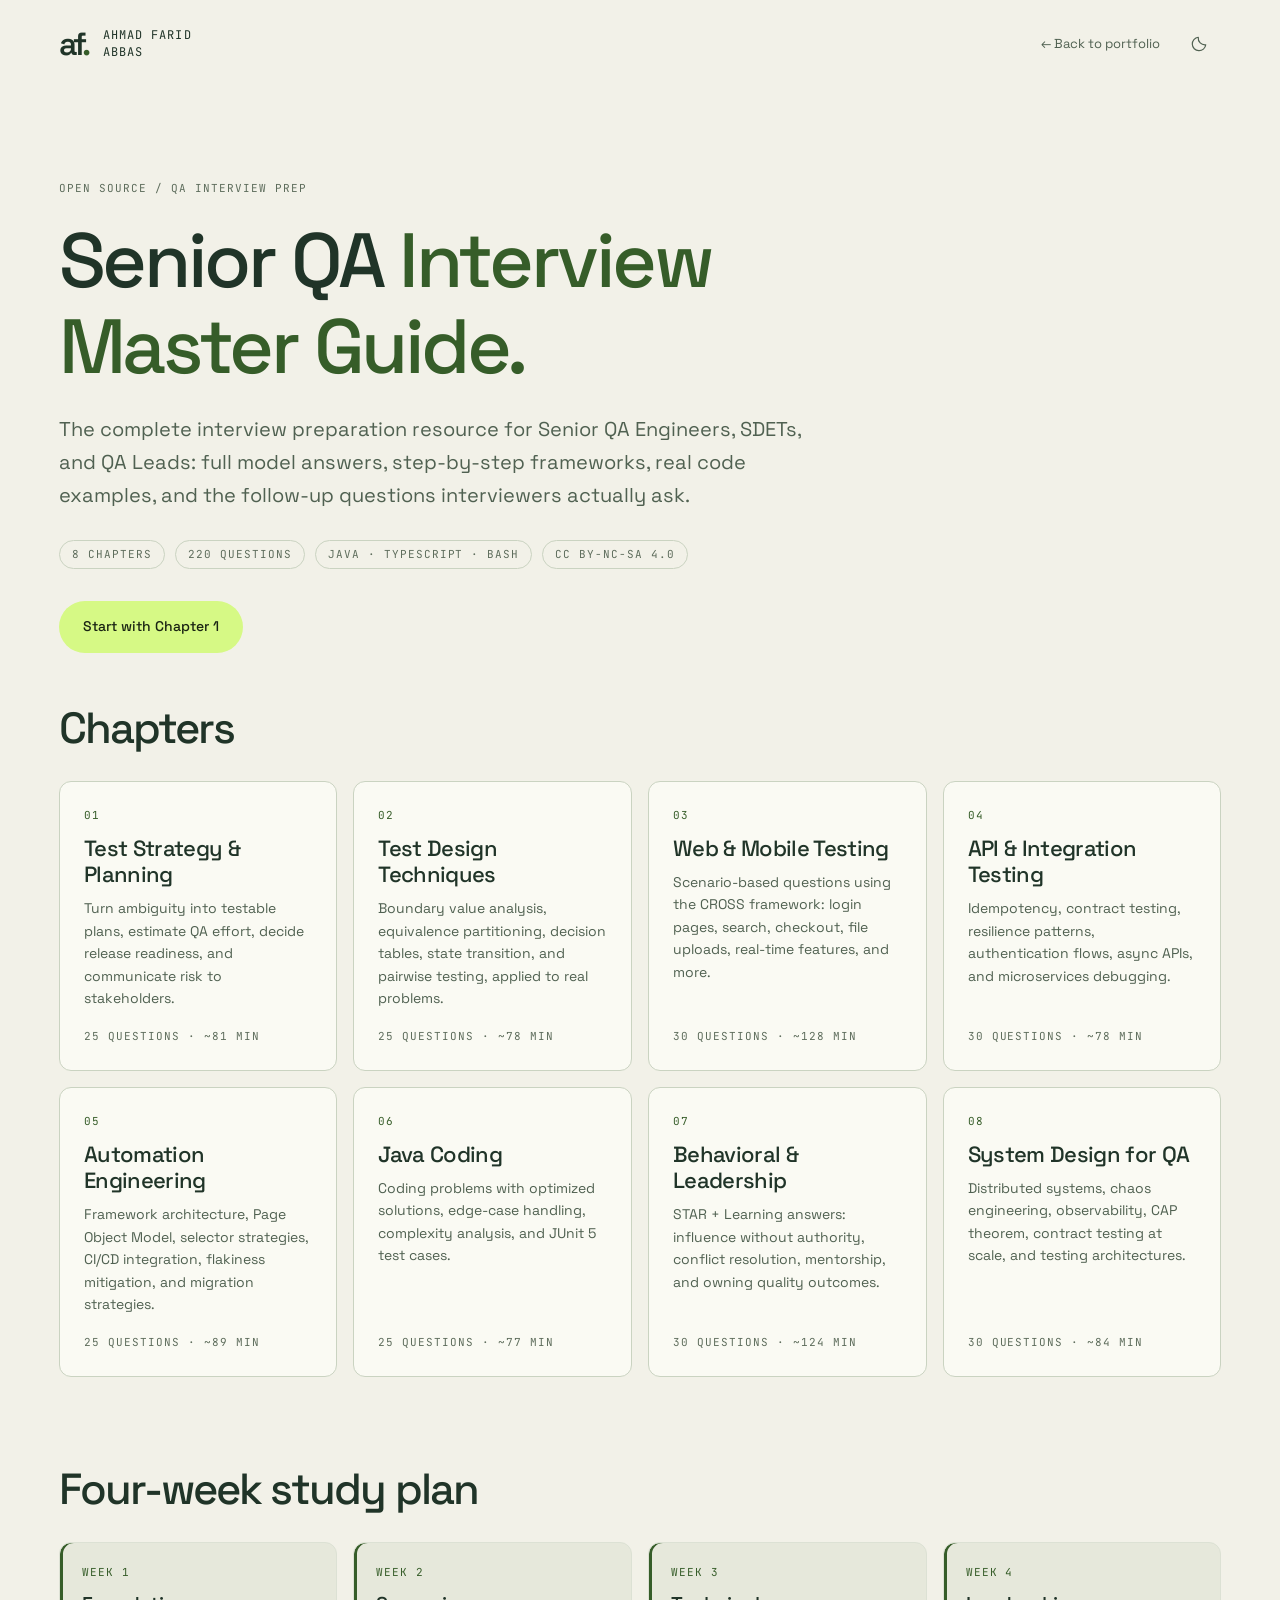
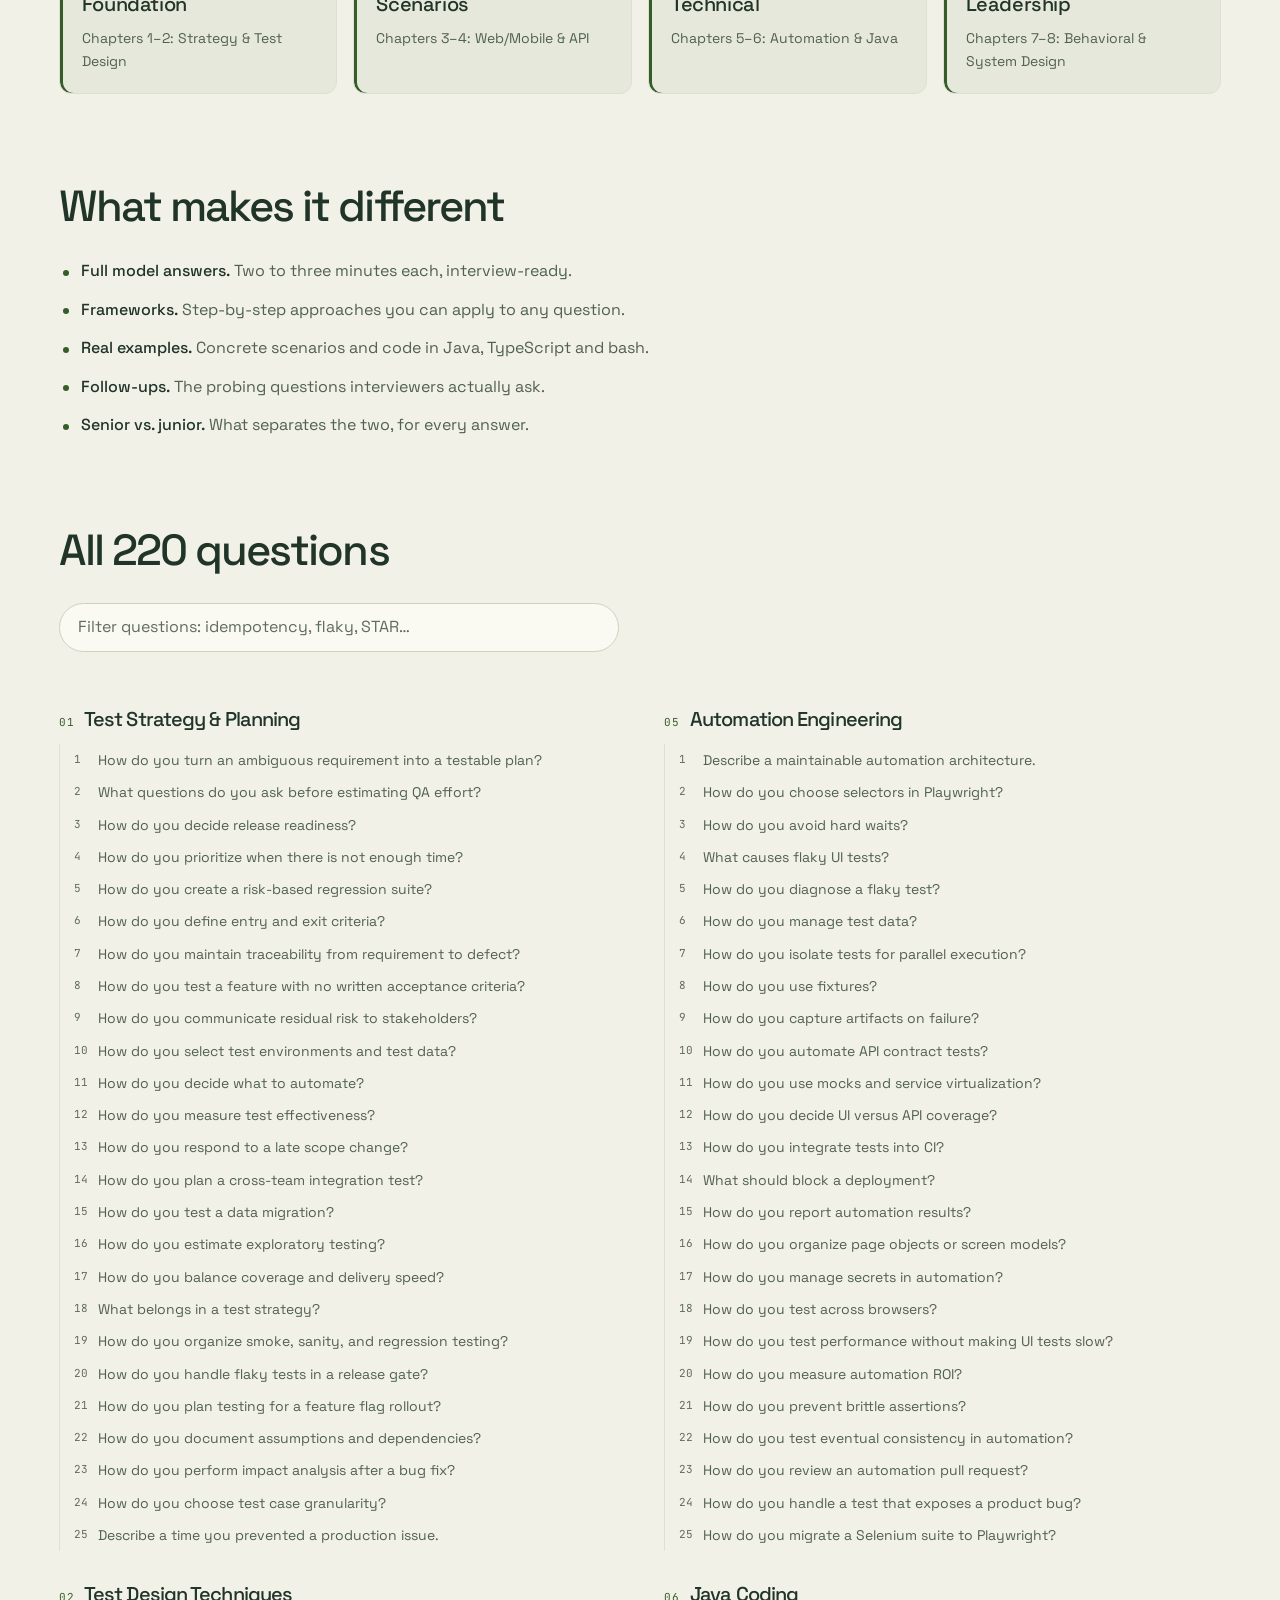
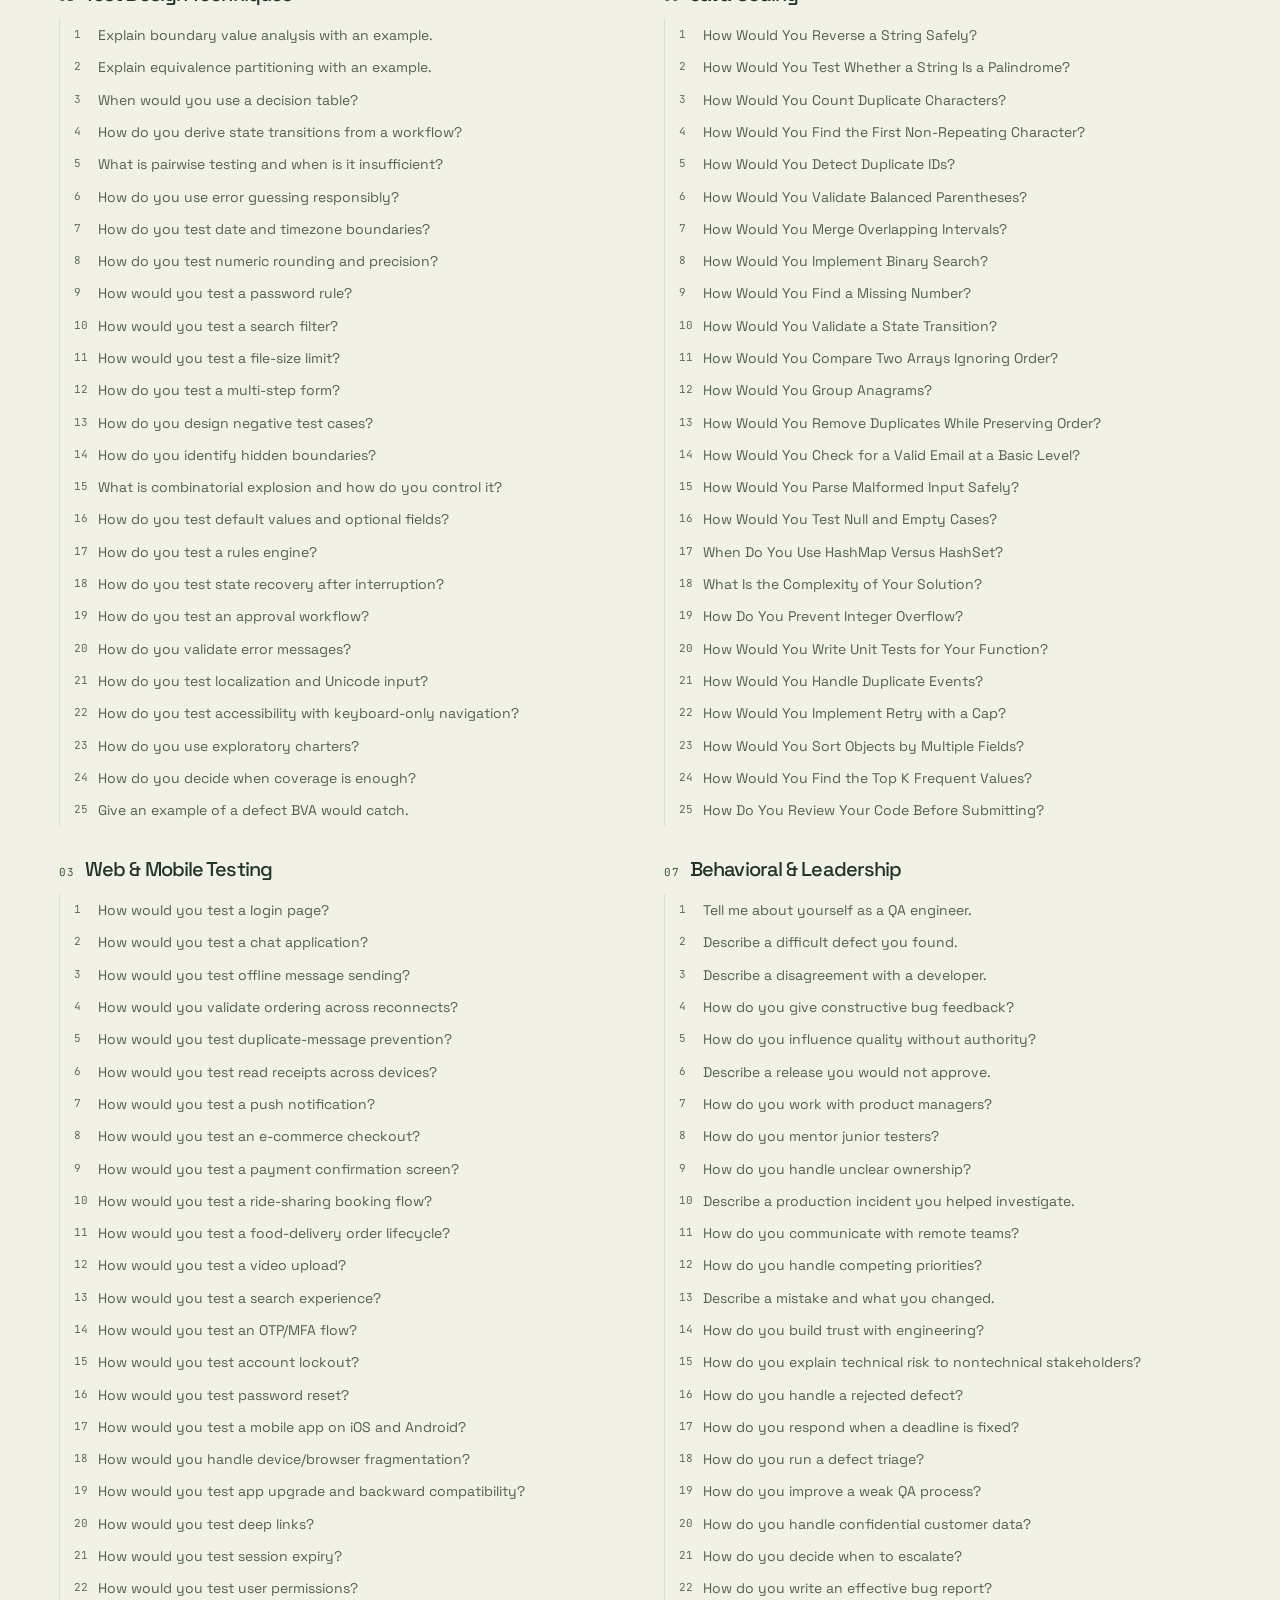
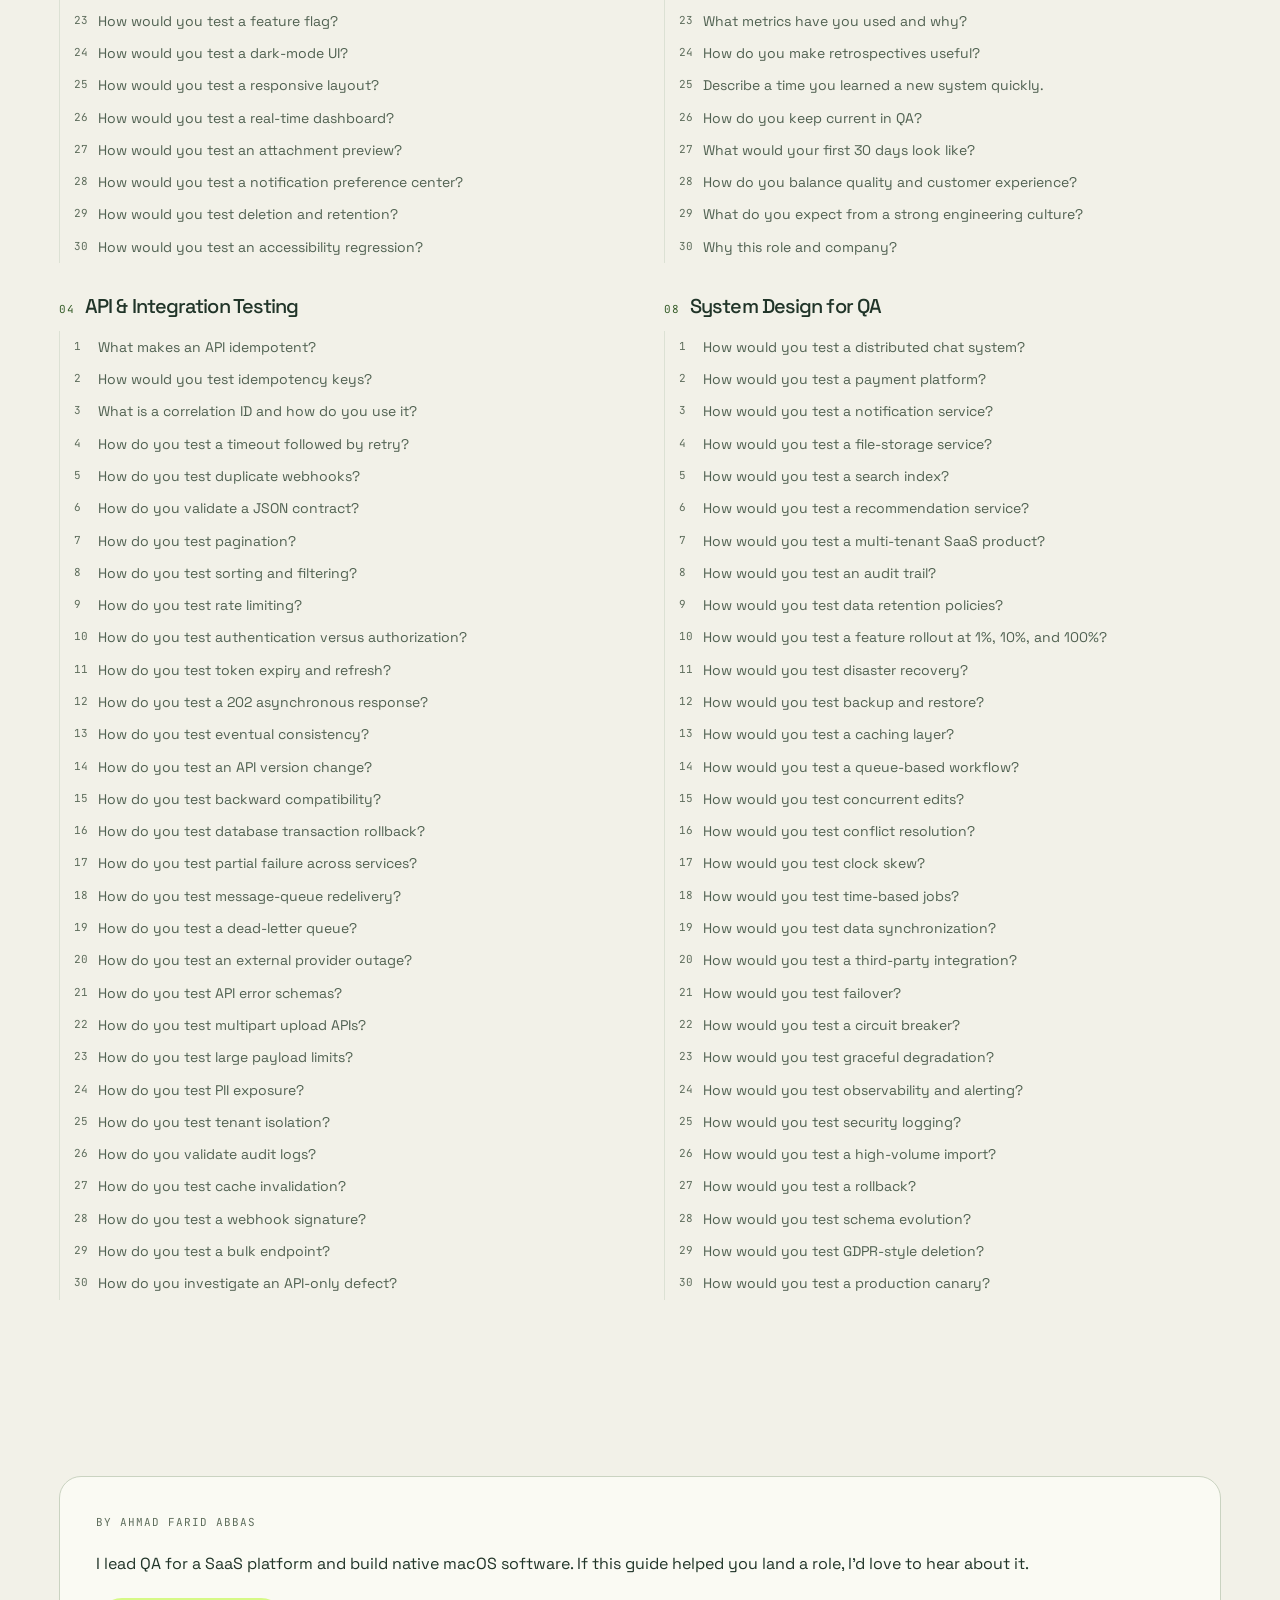
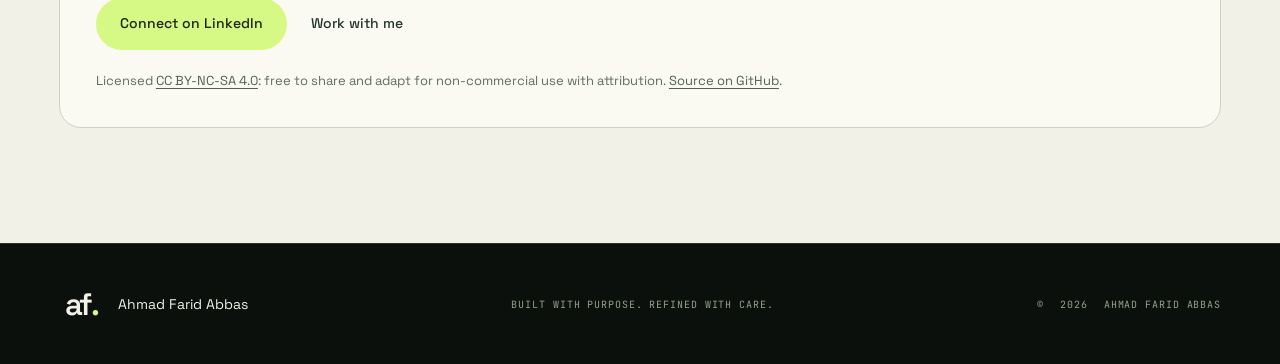
<file: senior-qa-interview-guide/index.html>
<!DOCTYPE html>
<html lang="en" data-theme="dark">
<head>
  <meta charset="UTF-8" />
  <meta name="viewport" content="width=device-width, initial-scale=1.0" />
  <script>
    (function () {
      var root = document.documentElement, pref = null;
      root.classList.add("js");
      try { pref = localStorage.getItem("afa-theme"); } catch (e) {}
      if (pref !== "dark" && pref !== "light") {
        pref = window.matchMedia && window.matchMedia("(prefers-color-scheme: light)").matches ? "light" : "dark";
      }
      root.setAttribute("data-theme", pref);
    })();
  </script>
  <!-- Google Tag Manager -->
  <script>(function(w,d,s,l,i){w[l]=w[l]||[];w[l].push({'gtm.start':new Date().getTime(),event:'gtm.js'});var f=d.getElementsByTagName(s)[0],j=d.createElement(s),dl=l!='dataLayer'?'&l='+l:'';j.async=true;j.src='https://www.googletagmanager.com/gtm.js?id='+i+dl;f.parentNode.insertBefore(j,f);})(window,document,'script','dataLayer','GTM-MSZXM8NV');</script>
  <!-- End Google Tag Manager -->
  <title>Senior QA Interview Master Guide: 220 Questions &amp; Model Answers | Ahmad Farid Abbas</title>
  <meta name="description" content="Free Senior QA interview guide for QA engineers, SDETs and QA leads: 8 chapters, 220 questions with model answers, frameworks, code examples and follow-ups." />
  <meta name="author" content="Ahmad Farid Abbas" />
  <meta name="theme-color" content="#101211" />
  <link rel="canonical" href="https://ahmadfaridabbas.com/senior-qa-interview-guide/" />
  <meta property="og:type" content="website" />
  <meta property="og:url" content="https://ahmadfaridabbas.com/senior-qa-interview-guide/" />
  <meta property="og:site_name" content="Ahmad Farid Abbas" />
  <meta property="og:locale" content="en_US" />
  <meta property="og:title" content="Senior QA Interview Master Guide: 220 Questions &amp; Model Answers | Ahmad Farid Abbas" />
  <meta property="og:description" content="Free Senior QA interview guide for QA engineers, SDETs and QA leads: 8 chapters, 220 questions with model answers, frameworks, code examples and follow-ups." />
  <meta property="og:image" content="https://ahmadfaridabbas.com/assets/og-cover.png" />
  <meta property="og:image:width" content="1200" />
  <meta property="og:image:height" content="630" />
  <meta property="og:image:alt" content="Ahmad Farid Abbas — Engineer, QA Leader, and Software Builder" />
  <meta name="twitter:card" content="summary_large_image" />
  <meta name="twitter:title" content="Senior QA Interview Master Guide: 220 Questions &amp; Model Answers | Ahmad Farid Abbas" />
  <meta name="twitter:description" content="Free Senior QA interview guide for QA engineers, SDETs and QA leads: 8 chapters, 220 questions with model answers, frameworks, code examples and follow-ups." />
  <meta name="twitter:image" content="https://ahmadfaridabbas.com/assets/og-cover.png" />
  <link rel="preconnect" href="https://fonts.googleapis.com" />
  <link rel="preconnect" href="https://fonts.gstatic.com" crossorigin />
  <link href="https://fonts.googleapis.com/css2?family=Space+Grotesk:wght@400;500;600;700&amp;family=JetBrains+Mono:wght@400;500&amp;display=swap" rel="stylesheet" />
  <link rel="stylesheet" href="/styles.css" />
  <link rel="stylesheet" href="/guide.css" />
  <link rel="icon" href="/favicon.ico" sizes="48x48" />
  <link rel="icon" href="/favicon-192.png" type="image/png" sizes="192x192" />
  <link rel="apple-touch-icon" href="/apple-touch-icon.png" />
  <script type="application/ld+json">
{
  "@context": "https://schema.org",
  "@graph": [
    {
      "@type": "CollectionPage",
      "@id": "https://ahmadfaridabbas.com/senior-qa-interview-guide/#collection",
      "name": "Senior QA Interview Master Guide",
      "description": "Free Senior QA interview guide for QA engineers, SDETs and QA leads: 8 chapters, 220 questions with model answers, frameworks, code examples and follow-ups.",
      "url": "https://ahmadfaridabbas.com/senior-qa-interview-guide/",
      "inLanguage": "en",
      "isAccessibleForFree": true,
      "license": "https://creativecommons.org/licenses/by-nc-sa/4.0/",
      "author": {
        "@id": "https://ahmadfaridabbas.com/#person"
      },
      "isPartOf": {
        "@id": "https://ahmadfaridabbas.com/#website"
      },
      "hasPart": [
        {
          "@type": "TechArticle",
          "name": "Test Strategy & Planning",
          "url": "https://ahmadfaridabbas.com/senior-qa-interview-guide/test-strategy-and-planning/"
        },
        {
          "@type": "TechArticle",
          "name": "Test Design Techniques",
          "url": "https://ahmadfaridabbas.com/senior-qa-interview-guide/test-design-techniques/"
        },
        {
          "@type": "TechArticle",
          "name": "Web & Mobile Testing",
          "url": "https://ahmadfaridabbas.com/senior-qa-interview-guide/web-and-mobile-testing/"
        },
        {
          "@type": "TechArticle",
          "name": "API & Integration Testing",
          "url": "https://ahmadfaridabbas.com/senior-qa-interview-guide/api-and-integration-testing/"
        },
        {
          "@type": "TechArticle",
          "name": "Automation Engineering",
          "url": "https://ahmadfaridabbas.com/senior-qa-interview-guide/automation-engineering/"
        },
        {
          "@type": "TechArticle",
          "name": "Java Coding",
          "url": "https://ahmadfaridabbas.com/senior-qa-interview-guide/java-coding/"
        },
        {
          "@type": "TechArticle",
          "name": "Behavioral & Leadership",
          "url": "https://ahmadfaridabbas.com/senior-qa-interview-guide/behavioral-and-leadership/"
        },
        {
          "@type": "TechArticle",
          "name": "System Design for QA",
          "url": "https://ahmadfaridabbas.com/senior-qa-interview-guide/system-design-for-qa/"
        }
      ]
    },
    {
      "@type": "BreadcrumbList",
      "itemListElement": [
        {
          "@type": "ListItem",
          "position": 1,
          "name": "Ahmad Farid Abbas",
          "item": "https://ahmadfaridabbas.com/"
        },
        {
          "@type": "ListItem",
          "position": 2,
          "name": "Senior QA Interview Guide",
          "item": "https://ahmadfaridabbas.com/senior-qa-interview-guide/"
        }
      ]
    }
  ]
}
  </script>
</head>
<body class="guide-page">
  <noscript><iframe src="https://www.googletagmanager.com/ns.html?id=GTM-MSZXM8NV" height="0" width="0" style="display:none;visibility:hidden" title="Google Tag Manager"></iframe></noscript>
  <a class="skip-link" href="#main-content">Skip to content</a>

  <header class="site-header">
    <div class="container nav-inner">
      <a href="/" class="brand">
        <span class="brand-mark" aria-hidden="true">af<span class="accent">.</span></span>
        <span class="brand-name mono">Ahmad Farid Abbas</span>
        <span class="visually-hidden"> — home</span>
      </a>
      <div class="nav-actions">
        <a class="guide-back" href="/#work">&larr; Back to portfolio</a>
        <button type="button" class="icon-btn js-only" id="themeToggle" aria-label="Dark theme" aria-pressed="true" title="Switch to light theme">
          <svg class="icon-sun" viewBox="0 0 24 24" width="18" height="18" fill="none" stroke="currentColor" stroke-width="1.6" stroke-linecap="round" aria-hidden="true"><circle cx="12" cy="12" r="4"/><path d="M12 2v2M12 20v2M4.9 4.9l1.4 1.4M17.7 17.7l1.4 1.4M2 12h2M20 12h2M4.9 19.1l1.4-1.4M17.7 6.3l1.4-1.4"/></svg>
          <svg class="icon-moon" viewBox="0 0 24 24" width="18" height="18" fill="none" stroke="currentColor" stroke-width="1.6" stroke-linecap="round" stroke-linejoin="round" aria-hidden="true"><path d="M21 13A9 9 0 0 1 11 3a9 9 0 1 0 10 10Z"/></svg>
        </button>
      </div>
    </div>
  </header>

  <main id="main-content" tabindex="-1">
    <section class="guide-hero container">
      <p class="section-kicker">OPEN SOURCE / QA INTERVIEW PREP</p>
      <h1>Senior QA <span class="accent">Interview Master Guide.</span></h1>
      <p class="guide-lead">The complete interview preparation resource for Senior QA Engineers, SDETs, and QA Leads: full model answers, step-by-step frameworks, real code examples, and the follow-up questions interviewers actually ask.</p>
      <ul class="guide-meta mono" aria-label="Guide facts">
        <li>8 chapters</li>
        <li>220 questions</li>
        <li>Java · TypeScript · bash</li>
        <li>CC BY-NC-SA 4.0</li>
      </ul>
      <p class="guide-hero-actions">
        <a class="button button-primary" href="/senior-qa-interview-guide/test-strategy-and-planning/">Start with Chapter 1</a>
      </p>
    </section>

    <div class="container guide-hub">
      <section aria-labelledby="chaptersTitle">
        <h2 id="chaptersTitle" class="guide-h2">Chapters</h2>
        <div class="guide-progress js-only" id="guideTracker" hidden>
          <p class="mono" id="guideProgressText" role="status" aria-live="polite"></p>
          <button type="button" class="text-link" id="guideProgressReset">Reset progress</button>
        </div>
        <ol class="guide-cards" id="guideCards">
        <li>
          <a class="guide-card" href="/senior-qa-interview-guide/test-strategy-and-planning/" data-chapter="test-strategy-and-planning">
            <span class="mono guide-card-n">01<span class="guide-card-status" hidden> · ✓ Done<span class="visually-hidden"> (marked as done)</span></span></span>
            <strong>Test Strategy &amp; Planning</strong>
            <span class="guide-card-blurb">Turn ambiguity into testable plans, estimate QA effort, decide release readiness, and communicate risk to stakeholders.</span>
            <span class="mono guide-card-meta">25 questions · ~81 min</span>
          </a>
        </li>
        <li>
          <a class="guide-card" href="/senior-qa-interview-guide/test-design-techniques/" data-chapter="test-design-techniques">
            <span class="mono guide-card-n">02<span class="guide-card-status" hidden> · ✓ Done<span class="visually-hidden"> (marked as done)</span></span></span>
            <strong>Test Design Techniques</strong>
            <span class="guide-card-blurb">Boundary value analysis, equivalence partitioning, decision tables, state transition, and pairwise testing, applied to real problems.</span>
            <span class="mono guide-card-meta">25 questions · ~78 min</span>
          </a>
        </li>
        <li>
          <a class="guide-card" href="/senior-qa-interview-guide/web-and-mobile-testing/" data-chapter="web-and-mobile-testing">
            <span class="mono guide-card-n">03<span class="guide-card-status" hidden> · ✓ Done<span class="visually-hidden"> (marked as done)</span></span></span>
            <strong>Web &amp; Mobile Testing</strong>
            <span class="guide-card-blurb">Scenario-based questions using the CROSS framework: login pages, search, checkout, file uploads, real-time features, and more.</span>
            <span class="mono guide-card-meta">30 questions · ~128 min</span>
          </a>
        </li>
        <li>
          <a class="guide-card" href="/senior-qa-interview-guide/api-and-integration-testing/" data-chapter="api-and-integration-testing">
            <span class="mono guide-card-n">04<span class="guide-card-status" hidden> · ✓ Done<span class="visually-hidden"> (marked as done)</span></span></span>
            <strong>API &amp; Integration Testing</strong>
            <span class="guide-card-blurb">Idempotency, contract testing, resilience patterns, authentication flows, async APIs, and microservices debugging.</span>
            <span class="mono guide-card-meta">30 questions · ~78 min</span>
          </a>
        </li>
        <li>
          <a class="guide-card" href="/senior-qa-interview-guide/automation-engineering/" data-chapter="automation-engineering">
            <span class="mono guide-card-n">05<span class="guide-card-status" hidden> · ✓ Done<span class="visually-hidden"> (marked as done)</span></span></span>
            <strong>Automation Engineering</strong>
            <span class="guide-card-blurb">Framework architecture, Page Object Model, selector strategies, CI/CD integration, flakiness mitigation, and migration strategies.</span>
            <span class="mono guide-card-meta">25 questions · ~89 min</span>
          </a>
        </li>
        <li>
          <a class="guide-card" href="/senior-qa-interview-guide/java-coding/" data-chapter="java-coding">
            <span class="mono guide-card-n">06<span class="guide-card-status" hidden> · ✓ Done<span class="visually-hidden"> (marked as done)</span></span></span>
            <strong>Java Coding</strong>
            <span class="guide-card-blurb">Coding problems with optimized solutions, edge-case handling, complexity analysis, and JUnit 5 test cases.</span>
            <span class="mono guide-card-meta">25 questions · ~77 min</span>
          </a>
        </li>
        <li>
          <a class="guide-card" href="/senior-qa-interview-guide/behavioral-and-leadership/" data-chapter="behavioral-and-leadership">
            <span class="mono guide-card-n">07<span class="guide-card-status" hidden> · ✓ Done<span class="visually-hidden"> (marked as done)</span></span></span>
            <strong>Behavioral &amp; Leadership</strong>
            <span class="guide-card-blurb">STAR + Learning answers: influence without authority, conflict resolution, mentorship, and owning quality outcomes.</span>
            <span class="mono guide-card-meta">30 questions · ~124 min</span>
          </a>
        </li>
        <li>
          <a class="guide-card" href="/senior-qa-interview-guide/system-design-for-qa/" data-chapter="system-design-for-qa">
            <span class="mono guide-card-n">08<span class="guide-card-status" hidden> · ✓ Done<span class="visually-hidden"> (marked as done)</span></span></span>
            <strong>System Design for QA</strong>
            <span class="guide-card-blurb">Distributed systems, chaos engineering, observability, CAP theorem, contract testing at scale, and testing architectures.</span>
            <span class="mono guide-card-meta">30 questions · ~84 min</span>
          </a>
        </li>
        </ol>
      </section>

      <section aria-labelledby="planTitle">
        <h2 id="planTitle" class="guide-h2">Four-week study plan</h2>
        <ol class="guide-plan">
        <li>
          <span class="mono">Week 1</span>
          <strong>Foundation</strong>
          <span>Chapters 1–2: Strategy & Test Design</span>
        </li>
        <li>
          <span class="mono">Week 2</span>
          <strong>Scenarios</strong>
          <span>Chapters 3–4: Web/Mobile & API</span>
        </li>
        <li>
          <span class="mono">Week 3</span>
          <strong>Technical</strong>
          <span>Chapters 5–6: Automation & Java</span>
        </li>
        <li>
          <span class="mono">Week 4</span>
          <strong>Leadership</strong>
          <span>Chapters 7–8: Behavioral & System Design</span>
        </li>
        </ol>
      </section>

      <section aria-labelledby="differentTitle">
        <h2 id="differentTitle" class="guide-h2">What makes it different</h2>
        <ul class="guide-points">
          <li><strong>Full model answers.</strong> Two to three minutes each, interview-ready.</li>
          <li><strong>Frameworks.</strong> Step-by-step approaches you can apply to any question.</li>
          <li><strong>Real examples.</strong> Concrete scenarios and code in Java, TypeScript and bash.</li>
          <li><strong>Follow-ups.</strong> The probing questions interviewers actually ask.</li>
          <li><strong>Senior vs. junior.</strong> What separates the two, for every answer.</li>
        </ul>
      </section>

      <section aria-labelledby="indexTitle">
        <h2 id="indexTitle" class="guide-h2">All 220 questions</h2>
        <div class="guide-search js-only">
          <label for="guideSearch" class="visually-hidden">Filter questions</label>
          <input id="guideSearch" type="search" placeholder="Filter questions: idempotency, flaky, STAR…" autocomplete="off" spellcheck="false" />
          <p id="guideSearchStatus" class="mono" role="status" aria-live="polite"></p>
        </div>
        <div class="guide-index" id="guideIndex">
        <section class="guide-index-group" data-group>
          <h3><a href="/senior-qa-interview-guide/test-strategy-and-planning/"><span class="mono">01</span> Test Strategy &amp; Planning</a></h3>
          <ol>
            <li data-q><a href="/senior-qa-interview-guide/test-strategy-and-planning/#q1">How do you turn an ambiguous requirement into a testable plan?</a></li>
            <li data-q><a href="/senior-qa-interview-guide/test-strategy-and-planning/#q2">What questions do you ask before estimating QA effort?</a></li>
            <li data-q><a href="/senior-qa-interview-guide/test-strategy-and-planning/#q3">How do you decide release readiness?</a></li>
            <li data-q><a href="/senior-qa-interview-guide/test-strategy-and-planning/#q4">How do you prioritize when there is not enough time?</a></li>
            <li data-q><a href="/senior-qa-interview-guide/test-strategy-and-planning/#q5">How do you create a risk-based regression suite?</a></li>
            <li data-q><a href="/senior-qa-interview-guide/test-strategy-and-planning/#q6">How do you define entry and exit criteria?</a></li>
            <li data-q><a href="/senior-qa-interview-guide/test-strategy-and-planning/#q7">How do you maintain traceability from requirement to defect?</a></li>
            <li data-q><a href="/senior-qa-interview-guide/test-strategy-and-planning/#q8">How do you test a feature with no written acceptance criteria?</a></li>
            <li data-q><a href="/senior-qa-interview-guide/test-strategy-and-planning/#q9">How do you communicate residual risk to stakeholders?</a></li>
            <li data-q><a href="/senior-qa-interview-guide/test-strategy-and-planning/#q10">How do you select test environments and test data?</a></li>
            <li data-q><a href="/senior-qa-interview-guide/test-strategy-and-planning/#q11">How do you decide what to automate?</a></li>
            <li data-q><a href="/senior-qa-interview-guide/test-strategy-and-planning/#q12">How do you measure test effectiveness?</a></li>
            <li data-q><a href="/senior-qa-interview-guide/test-strategy-and-planning/#q13">How do you respond to a late scope change?</a></li>
            <li data-q><a href="/senior-qa-interview-guide/test-strategy-and-planning/#q14">How do you plan a cross-team integration test?</a></li>
            <li data-q><a href="/senior-qa-interview-guide/test-strategy-and-planning/#q15">How do you test a data migration?</a></li>
            <li data-q><a href="/senior-qa-interview-guide/test-strategy-and-planning/#q16">How do you estimate exploratory testing?</a></li>
            <li data-q><a href="/senior-qa-interview-guide/test-strategy-and-planning/#q17">How do you balance coverage and delivery speed?</a></li>
            <li data-q><a href="/senior-qa-interview-guide/test-strategy-and-planning/#q18">What belongs in a test strategy?</a></li>
            <li data-q><a href="/senior-qa-interview-guide/test-strategy-and-planning/#q19">How do you organize smoke, sanity, and regression testing?</a></li>
            <li data-q><a href="/senior-qa-interview-guide/test-strategy-and-planning/#q20">How do you handle flaky tests in a release gate?</a></li>
            <li data-q><a href="/senior-qa-interview-guide/test-strategy-and-planning/#q21">How do you plan testing for a feature flag rollout?</a></li>
            <li data-q><a href="/senior-qa-interview-guide/test-strategy-and-planning/#q22">How do you document assumptions and dependencies?</a></li>
            <li data-q><a href="/senior-qa-interview-guide/test-strategy-and-planning/#q23">How do you perform impact analysis after a bug fix?</a></li>
            <li data-q><a href="/senior-qa-interview-guide/test-strategy-and-planning/#q24">How do you choose test case granularity?</a></li>
            <li data-q><a href="/senior-qa-interview-guide/test-strategy-and-planning/#q25">Describe a time you prevented a production issue.</a></li>
          </ol>
        </section>
        <section class="guide-index-group" data-group>
          <h3><a href="/senior-qa-interview-guide/test-design-techniques/"><span class="mono">02</span> Test Design Techniques</a></h3>
          <ol>
            <li data-q><a href="/senior-qa-interview-guide/test-design-techniques/#q1">Explain boundary value analysis with an example.</a></li>
            <li data-q><a href="/senior-qa-interview-guide/test-design-techniques/#q2">Explain equivalence partitioning with an example.</a></li>
            <li data-q><a href="/senior-qa-interview-guide/test-design-techniques/#q3">When would you use a decision table?</a></li>
            <li data-q><a href="/senior-qa-interview-guide/test-design-techniques/#q4">How do you derive state transitions from a workflow?</a></li>
            <li data-q><a href="/senior-qa-interview-guide/test-design-techniques/#q5">What is pairwise testing and when is it insufficient?</a></li>
            <li data-q><a href="/senior-qa-interview-guide/test-design-techniques/#q6">How do you use error guessing responsibly?</a></li>
            <li data-q><a href="/senior-qa-interview-guide/test-design-techniques/#q7">How do you test date and timezone boundaries?</a></li>
            <li data-q><a href="/senior-qa-interview-guide/test-design-techniques/#q8">How do you test numeric rounding and precision?</a></li>
            <li data-q><a href="/senior-qa-interview-guide/test-design-techniques/#q9">How would you test a password rule?</a></li>
            <li data-q><a href="/senior-qa-interview-guide/test-design-techniques/#q10">How would you test a search filter?</a></li>
            <li data-q><a href="/senior-qa-interview-guide/test-design-techniques/#q11">How would you test a file-size limit?</a></li>
            <li data-q><a href="/senior-qa-interview-guide/test-design-techniques/#q12">How do you test a multi-step form?</a></li>
            <li data-q><a href="/senior-qa-interview-guide/test-design-techniques/#q13">How do you design negative test cases?</a></li>
            <li data-q><a href="/senior-qa-interview-guide/test-design-techniques/#q14">How do you identify hidden boundaries?</a></li>
            <li data-q><a href="/senior-qa-interview-guide/test-design-techniques/#q15">What is combinatorial explosion and how do you control it?</a></li>
            <li data-q><a href="/senior-qa-interview-guide/test-design-techniques/#q16">How do you test default values and optional fields?</a></li>
            <li data-q><a href="/senior-qa-interview-guide/test-design-techniques/#q17">How do you test a rules engine?</a></li>
            <li data-q><a href="/senior-qa-interview-guide/test-design-techniques/#q18">How do you test state recovery after interruption?</a></li>
            <li data-q><a href="/senior-qa-interview-guide/test-design-techniques/#q19">How do you test an approval workflow?</a></li>
            <li data-q><a href="/senior-qa-interview-guide/test-design-techniques/#q20">How do you validate error messages?</a></li>
            <li data-q><a href="/senior-qa-interview-guide/test-design-techniques/#q21">How do you test localization and Unicode input?</a></li>
            <li data-q><a href="/senior-qa-interview-guide/test-design-techniques/#q22">How do you test accessibility with keyboard-only navigation?</a></li>
            <li data-q><a href="/senior-qa-interview-guide/test-design-techniques/#q23">How do you use exploratory charters?</a></li>
            <li data-q><a href="/senior-qa-interview-guide/test-design-techniques/#q24">How do you decide when coverage is enough?</a></li>
            <li data-q><a href="/senior-qa-interview-guide/test-design-techniques/#q25">Give an example of a defect BVA would catch.</a></li>
          </ol>
        </section>
        <section class="guide-index-group" data-group>
          <h3><a href="/senior-qa-interview-guide/web-and-mobile-testing/"><span class="mono">03</span> Web &amp; Mobile Testing</a></h3>
          <ol>
            <li data-q><a href="/senior-qa-interview-guide/web-and-mobile-testing/#q1">How would you test a login page?</a></li>
            <li data-q><a href="/senior-qa-interview-guide/web-and-mobile-testing/#q2">How would you test a chat application?</a></li>
            <li data-q><a href="/senior-qa-interview-guide/web-and-mobile-testing/#q3">How would you test offline message sending?</a></li>
            <li data-q><a href="/senior-qa-interview-guide/web-and-mobile-testing/#q4">How would you validate ordering across reconnects?</a></li>
            <li data-q><a href="/senior-qa-interview-guide/web-and-mobile-testing/#q5">How would you test duplicate-message prevention?</a></li>
            <li data-q><a href="/senior-qa-interview-guide/web-and-mobile-testing/#q6">How would you test read receipts across devices?</a></li>
            <li data-q><a href="/senior-qa-interview-guide/web-and-mobile-testing/#q7">How would you test a push notification?</a></li>
            <li data-q><a href="/senior-qa-interview-guide/web-and-mobile-testing/#q8">How would you test an e-commerce checkout?</a></li>
            <li data-q><a href="/senior-qa-interview-guide/web-and-mobile-testing/#q9">How would you test a payment confirmation screen?</a></li>
            <li data-q><a href="/senior-qa-interview-guide/web-and-mobile-testing/#q10">How would you test a ride-sharing booking flow?</a></li>
            <li data-q><a href="/senior-qa-interview-guide/web-and-mobile-testing/#q11">How would you test a food-delivery order lifecycle?</a></li>
            <li data-q><a href="/senior-qa-interview-guide/web-and-mobile-testing/#q12">How would you test a video upload?</a></li>
            <li data-q><a href="/senior-qa-interview-guide/web-and-mobile-testing/#q13">How would you test a search experience?</a></li>
            <li data-q><a href="/senior-qa-interview-guide/web-and-mobile-testing/#q14">How would you test an OTP/MFA flow?</a></li>
            <li data-q><a href="/senior-qa-interview-guide/web-and-mobile-testing/#q15">How would you test account lockout?</a></li>
            <li data-q><a href="/senior-qa-interview-guide/web-and-mobile-testing/#q16">How would you test password reset?</a></li>
            <li data-q><a href="/senior-qa-interview-guide/web-and-mobile-testing/#q17">How would you test a mobile app on iOS and Android?</a></li>
            <li data-q><a href="/senior-qa-interview-guide/web-and-mobile-testing/#q18">How would you handle device/browser fragmentation?</a></li>
            <li data-q><a href="/senior-qa-interview-guide/web-and-mobile-testing/#q19">How would you test app upgrade and backward compatibility?</a></li>
            <li data-q><a href="/senior-qa-interview-guide/web-and-mobile-testing/#q20">How would you test deep links?</a></li>
            <li data-q><a href="/senior-qa-interview-guide/web-and-mobile-testing/#q21">How would you test session expiry?</a></li>
            <li data-q><a href="/senior-qa-interview-guide/web-and-mobile-testing/#q22">How would you test user permissions?</a></li>
            <li data-q><a href="/senior-qa-interview-guide/web-and-mobile-testing/#q23">How would you test a feature flag?</a></li>
            <li data-q><a href="/senior-qa-interview-guide/web-and-mobile-testing/#q24">How would you test a dark-mode UI?</a></li>
            <li data-q><a href="/senior-qa-interview-guide/web-and-mobile-testing/#q25">How would you test a responsive layout?</a></li>
            <li data-q><a href="/senior-qa-interview-guide/web-and-mobile-testing/#q26">How would you test a real-time dashboard?</a></li>
            <li data-q><a href="/senior-qa-interview-guide/web-and-mobile-testing/#q27">How would you test an attachment preview?</a></li>
            <li data-q><a href="/senior-qa-interview-guide/web-and-mobile-testing/#q28">How would you test a notification preference center?</a></li>
            <li data-q><a href="/senior-qa-interview-guide/web-and-mobile-testing/#q29">How would you test deletion and retention?</a></li>
            <li data-q><a href="/senior-qa-interview-guide/web-and-mobile-testing/#q30">How would you test an accessibility regression?</a></li>
          </ol>
        </section>
        <section class="guide-index-group" data-group>
          <h3><a href="/senior-qa-interview-guide/api-and-integration-testing/"><span class="mono">04</span> API &amp; Integration Testing</a></h3>
          <ol>
            <li data-q><a href="/senior-qa-interview-guide/api-and-integration-testing/#q1">What makes an API idempotent?</a></li>
            <li data-q><a href="/senior-qa-interview-guide/api-and-integration-testing/#q2">How would you test idempotency keys?</a></li>
            <li data-q><a href="/senior-qa-interview-guide/api-and-integration-testing/#q3">What is a correlation ID and how do you use it?</a></li>
            <li data-q><a href="/senior-qa-interview-guide/api-and-integration-testing/#q4">How do you test a timeout followed by retry?</a></li>
            <li data-q><a href="/senior-qa-interview-guide/api-and-integration-testing/#q5">How do you test duplicate webhooks?</a></li>
            <li data-q><a href="/senior-qa-interview-guide/api-and-integration-testing/#q6">How do you validate a JSON contract?</a></li>
            <li data-q><a href="/senior-qa-interview-guide/api-and-integration-testing/#q7">How do you test pagination?</a></li>
            <li data-q><a href="/senior-qa-interview-guide/api-and-integration-testing/#q8">How do you test sorting and filtering?</a></li>
            <li data-q><a href="/senior-qa-interview-guide/api-and-integration-testing/#q9">How do you test rate limiting?</a></li>
            <li data-q><a href="/senior-qa-interview-guide/api-and-integration-testing/#q10">How do you test authentication versus authorization?</a></li>
            <li data-q><a href="/senior-qa-interview-guide/api-and-integration-testing/#q11">How do you test token expiry and refresh?</a></li>
            <li data-q><a href="/senior-qa-interview-guide/api-and-integration-testing/#q12">How do you test a 202 asynchronous response?</a></li>
            <li data-q><a href="/senior-qa-interview-guide/api-and-integration-testing/#q13">How do you test eventual consistency?</a></li>
            <li data-q><a href="/senior-qa-interview-guide/api-and-integration-testing/#q14">How do you test an API version change?</a></li>
            <li data-q><a href="/senior-qa-interview-guide/api-and-integration-testing/#q15">How do you test backward compatibility?</a></li>
            <li data-q><a href="/senior-qa-interview-guide/api-and-integration-testing/#q16">How do you test database transaction rollback?</a></li>
            <li data-q><a href="/senior-qa-interview-guide/api-and-integration-testing/#q17">How do you test partial failure across services?</a></li>
            <li data-q><a href="/senior-qa-interview-guide/api-and-integration-testing/#q18">How do you test message-queue redelivery?</a></li>
            <li data-q><a href="/senior-qa-interview-guide/api-and-integration-testing/#q19">How do you test a dead-letter queue?</a></li>
            <li data-q><a href="/senior-qa-interview-guide/api-and-integration-testing/#q20">How do you test an external provider outage?</a></li>
            <li data-q><a href="/senior-qa-interview-guide/api-and-integration-testing/#q21">How do you test API error schemas?</a></li>
            <li data-q><a href="/senior-qa-interview-guide/api-and-integration-testing/#q22">How do you test multipart upload APIs?</a></li>
            <li data-q><a href="/senior-qa-interview-guide/api-and-integration-testing/#q23">How do you test large payload limits?</a></li>
            <li data-q><a href="/senior-qa-interview-guide/api-and-integration-testing/#q24">How do you test PII exposure?</a></li>
            <li data-q><a href="/senior-qa-interview-guide/api-and-integration-testing/#q25">How do you test tenant isolation?</a></li>
            <li data-q><a href="/senior-qa-interview-guide/api-and-integration-testing/#q26">How do you validate audit logs?</a></li>
            <li data-q><a href="/senior-qa-interview-guide/api-and-integration-testing/#q27">How do you test cache invalidation?</a></li>
            <li data-q><a href="/senior-qa-interview-guide/api-and-integration-testing/#q28">How do you test a webhook signature?</a></li>
            <li data-q><a href="/senior-qa-interview-guide/api-and-integration-testing/#q29">How do you test a bulk endpoint?</a></li>
            <li data-q><a href="/senior-qa-interview-guide/api-and-integration-testing/#q30">How do you investigate an API-only defect?</a></li>
          </ol>
        </section>
        <section class="guide-index-group" data-group>
          <h3><a href="/senior-qa-interview-guide/automation-engineering/"><span class="mono">05</span> Automation Engineering</a></h3>
          <ol>
            <li data-q><a href="/senior-qa-interview-guide/automation-engineering/#q1">Describe a maintainable automation architecture.</a></li>
            <li data-q><a href="/senior-qa-interview-guide/automation-engineering/#q2">How do you choose selectors in Playwright?</a></li>
            <li data-q><a href="/senior-qa-interview-guide/automation-engineering/#q3">How do you avoid hard waits?</a></li>
            <li data-q><a href="/senior-qa-interview-guide/automation-engineering/#q4">What causes flaky UI tests?</a></li>
            <li data-q><a href="/senior-qa-interview-guide/automation-engineering/#q5">How do you diagnose a flaky test?</a></li>
            <li data-q><a href="/senior-qa-interview-guide/automation-engineering/#q6">How do you manage test data?</a></li>
            <li data-q><a href="/senior-qa-interview-guide/automation-engineering/#q7">How do you isolate tests for parallel execution?</a></li>
            <li data-q><a href="/senior-qa-interview-guide/automation-engineering/#q8">How do you use fixtures?</a></li>
            <li data-q><a href="/senior-qa-interview-guide/automation-engineering/#q9">How do you capture artifacts on failure?</a></li>
            <li data-q><a href="/senior-qa-interview-guide/automation-engineering/#q10">How do you automate API contract tests?</a></li>
            <li data-q><a href="/senior-qa-interview-guide/automation-engineering/#q11">How do you use mocks and service virtualization?</a></li>
            <li data-q><a href="/senior-qa-interview-guide/automation-engineering/#q12">How do you decide UI versus API coverage?</a></li>
            <li data-q><a href="/senior-qa-interview-guide/automation-engineering/#q13">How do you integrate tests into CI?</a></li>
            <li data-q><a href="/senior-qa-interview-guide/automation-engineering/#q14">What should block a deployment?</a></li>
            <li data-q><a href="/senior-qa-interview-guide/automation-engineering/#q15">How do you report automation results?</a></li>
            <li data-q><a href="/senior-qa-interview-guide/automation-engineering/#q16">How do you organize page objects or screen models?</a></li>
            <li data-q><a href="/senior-qa-interview-guide/automation-engineering/#q17">How do you manage secrets in automation?</a></li>
            <li data-q><a href="/senior-qa-interview-guide/automation-engineering/#q18">How do you test across browsers?</a></li>
            <li data-q><a href="/senior-qa-interview-guide/automation-engineering/#q19">How do you test performance without making UI tests slow?</a></li>
            <li data-q><a href="/senior-qa-interview-guide/automation-engineering/#q20">How do you measure automation ROI?</a></li>
            <li data-q><a href="/senior-qa-interview-guide/automation-engineering/#q21">How do you prevent brittle assertions?</a></li>
            <li data-q><a href="/senior-qa-interview-guide/automation-engineering/#q22">How do you test eventual consistency in automation?</a></li>
            <li data-q><a href="/senior-qa-interview-guide/automation-engineering/#q23">How do you review an automation pull request?</a></li>
            <li data-q><a href="/senior-qa-interview-guide/automation-engineering/#q24">How do you handle a test that exposes a product bug?</a></li>
            <li data-q><a href="/senior-qa-interview-guide/automation-engineering/#q25">How do you migrate a Selenium suite to Playwright?</a></li>
          </ol>
        </section>
        <section class="guide-index-group" data-group>
          <h3><a href="/senior-qa-interview-guide/java-coding/"><span class="mono">06</span> Java Coding</a></h3>
          <ol>
            <li data-q><a href="/senior-qa-interview-guide/java-coding/#q1">How Would You Reverse a String Safely?</a></li>
            <li data-q><a href="/senior-qa-interview-guide/java-coding/#q2">How Would You Test Whether a String Is a Palindrome?</a></li>
            <li data-q><a href="/senior-qa-interview-guide/java-coding/#q3">How Would You Count Duplicate Characters?</a></li>
            <li data-q><a href="/senior-qa-interview-guide/java-coding/#q4">How Would You Find the First Non-Repeating Character?</a></li>
            <li data-q><a href="/senior-qa-interview-guide/java-coding/#q5">How Would You Detect Duplicate IDs?</a></li>
            <li data-q><a href="/senior-qa-interview-guide/java-coding/#q6">How Would You Validate Balanced Parentheses?</a></li>
            <li data-q><a href="/senior-qa-interview-guide/java-coding/#q7">How Would You Merge Overlapping Intervals?</a></li>
            <li data-q><a href="/senior-qa-interview-guide/java-coding/#q8">How Would You Implement Binary Search?</a></li>
            <li data-q><a href="/senior-qa-interview-guide/java-coding/#q9">How Would You Find a Missing Number?</a></li>
            <li data-q><a href="/senior-qa-interview-guide/java-coding/#q10">How Would You Validate a State Transition?</a></li>
            <li data-q><a href="/senior-qa-interview-guide/java-coding/#q11">How Would You Compare Two Arrays Ignoring Order?</a></li>
            <li data-q><a href="/senior-qa-interview-guide/java-coding/#q12">How Would You Group Anagrams?</a></li>
            <li data-q><a href="/senior-qa-interview-guide/java-coding/#q13">How Would You Remove Duplicates While Preserving Order?</a></li>
            <li data-q><a href="/senior-qa-interview-guide/java-coding/#q14">How Would You Check for a Valid Email at a Basic Level?</a></li>
            <li data-q><a href="/senior-qa-interview-guide/java-coding/#q15">How Would You Parse Malformed Input Safely?</a></li>
            <li data-q><a href="/senior-qa-interview-guide/java-coding/#q16">How Would You Test Null and Empty Cases?</a></li>
            <li data-q><a href="/senior-qa-interview-guide/java-coding/#q17">When Do You Use HashMap Versus HashSet?</a></li>
            <li data-q><a href="/senior-qa-interview-guide/java-coding/#q18">What Is the Complexity of Your Solution?</a></li>
            <li data-q><a href="/senior-qa-interview-guide/java-coding/#q19">How Do You Prevent Integer Overflow?</a></li>
            <li data-q><a href="/senior-qa-interview-guide/java-coding/#q20">How Would You Write Unit Tests for Your Function?</a></li>
            <li data-q><a href="/senior-qa-interview-guide/java-coding/#q21">How Would You Handle Duplicate Events?</a></li>
            <li data-q><a href="/senior-qa-interview-guide/java-coding/#q22">How Would You Implement Retry with a Cap?</a></li>
            <li data-q><a href="/senior-qa-interview-guide/java-coding/#q23">How Would You Sort Objects by Multiple Fields?</a></li>
            <li data-q><a href="/senior-qa-interview-guide/java-coding/#q24">How Would You Find the Top K Frequent Values?</a></li>
            <li data-q><a href="/senior-qa-interview-guide/java-coding/#q25">How Do You Review Your Code Before Submitting?</a></li>
          </ol>
        </section>
        <section class="guide-index-group" data-group>
          <h3><a href="/senior-qa-interview-guide/behavioral-and-leadership/"><span class="mono">07</span> Behavioral &amp; Leadership</a></h3>
          <ol>
            <li data-q><a href="/senior-qa-interview-guide/behavioral-and-leadership/#q1">Tell me about yourself as a QA engineer.</a></li>
            <li data-q><a href="/senior-qa-interview-guide/behavioral-and-leadership/#q2">Describe a difficult defect you found.</a></li>
            <li data-q><a href="/senior-qa-interview-guide/behavioral-and-leadership/#q3">Describe a disagreement with a developer.</a></li>
            <li data-q><a href="/senior-qa-interview-guide/behavioral-and-leadership/#q4">How do you give constructive bug feedback?</a></li>
            <li data-q><a href="/senior-qa-interview-guide/behavioral-and-leadership/#q5">How do you influence quality without authority?</a></li>
            <li data-q><a href="/senior-qa-interview-guide/behavioral-and-leadership/#q6">Describe a release you would not approve.</a></li>
            <li data-q><a href="/senior-qa-interview-guide/behavioral-and-leadership/#q7">How do you work with product managers?</a></li>
            <li data-q><a href="/senior-qa-interview-guide/behavioral-and-leadership/#q8">How do you mentor junior testers?</a></li>
            <li data-q><a href="/senior-qa-interview-guide/behavioral-and-leadership/#q9">How do you handle unclear ownership?</a></li>
            <li data-q><a href="/senior-qa-interview-guide/behavioral-and-leadership/#q10">Describe a production incident you helped investigate.</a></li>
            <li data-q><a href="/senior-qa-interview-guide/behavioral-and-leadership/#q11">How do you communicate with remote teams?</a></li>
            <li data-q><a href="/senior-qa-interview-guide/behavioral-and-leadership/#q12">How do you handle competing priorities?</a></li>
            <li data-q><a href="/senior-qa-interview-guide/behavioral-and-leadership/#q13">Describe a mistake and what you changed.</a></li>
            <li data-q><a href="/senior-qa-interview-guide/behavioral-and-leadership/#q14">How do you build trust with engineering?</a></li>
            <li data-q><a href="/senior-qa-interview-guide/behavioral-and-leadership/#q15">How do you explain technical risk to nontechnical stakeholders?</a></li>
            <li data-q><a href="/senior-qa-interview-guide/behavioral-and-leadership/#q16">How do you handle a rejected defect?</a></li>
            <li data-q><a href="/senior-qa-interview-guide/behavioral-and-leadership/#q17">How do you respond when a deadline is fixed?</a></li>
            <li data-q><a href="/senior-qa-interview-guide/behavioral-and-leadership/#q18">How do you run a defect triage?</a></li>
            <li data-q><a href="/senior-qa-interview-guide/behavioral-and-leadership/#q19">How do you improve a weak QA process?</a></li>
            <li data-q><a href="/senior-qa-interview-guide/behavioral-and-leadership/#q20">How do you handle confidential customer data?</a></li>
            <li data-q><a href="/senior-qa-interview-guide/behavioral-and-leadership/#q21">How do you decide when to escalate?</a></li>
            <li data-q><a href="/senior-qa-interview-guide/behavioral-and-leadership/#q22">How do you write an effective bug report?</a></li>
            <li data-q><a href="/senior-qa-interview-guide/behavioral-and-leadership/#q23">What metrics have you used and why?</a></li>
            <li data-q><a href="/senior-qa-interview-guide/behavioral-and-leadership/#q24">How do you make retrospectives useful?</a></li>
            <li data-q><a href="/senior-qa-interview-guide/behavioral-and-leadership/#q25">Describe a time you learned a new system quickly.</a></li>
            <li data-q><a href="/senior-qa-interview-guide/behavioral-and-leadership/#q26">How do you keep current in QA?</a></li>
            <li data-q><a href="/senior-qa-interview-guide/behavioral-and-leadership/#q27">What would your first 30 days look like?</a></li>
            <li data-q><a href="/senior-qa-interview-guide/behavioral-and-leadership/#q28">How do you balance quality and customer experience?</a></li>
            <li data-q><a href="/senior-qa-interview-guide/behavioral-and-leadership/#q29">What do you expect from a strong engineering culture?</a></li>
            <li data-q><a href="/senior-qa-interview-guide/behavioral-and-leadership/#q30">Why this role and company?</a></li>
          </ol>
        </section>
        <section class="guide-index-group" data-group>
          <h3><a href="/senior-qa-interview-guide/system-design-for-qa/"><span class="mono">08</span> System Design for QA</a></h3>
          <ol>
            <li data-q><a href="/senior-qa-interview-guide/system-design-for-qa/#q1">How would you test a distributed chat system?</a></li>
            <li data-q><a href="/senior-qa-interview-guide/system-design-for-qa/#q2">How would you test a payment platform?</a></li>
            <li data-q><a href="/senior-qa-interview-guide/system-design-for-qa/#q3">How would you test a notification service?</a></li>
            <li data-q><a href="/senior-qa-interview-guide/system-design-for-qa/#q4">How would you test a file-storage service?</a></li>
            <li data-q><a href="/senior-qa-interview-guide/system-design-for-qa/#q5">How would you test a search index?</a></li>
            <li data-q><a href="/senior-qa-interview-guide/system-design-for-qa/#q6">How would you test a recommendation service?</a></li>
            <li data-q><a href="/senior-qa-interview-guide/system-design-for-qa/#q7">How would you test a multi-tenant SaaS product?</a></li>
            <li data-q><a href="/senior-qa-interview-guide/system-design-for-qa/#q8">How would you test an audit trail?</a></li>
            <li data-q><a href="/senior-qa-interview-guide/system-design-for-qa/#q9">How would you test data retention policies?</a></li>
            <li data-q><a href="/senior-qa-interview-guide/system-design-for-qa/#q10">How would you test a feature rollout at 1%, 10%, and 100%?</a></li>
            <li data-q><a href="/senior-qa-interview-guide/system-design-for-qa/#q11">How would you test disaster recovery?</a></li>
            <li data-q><a href="/senior-qa-interview-guide/system-design-for-qa/#q12">How would you test backup and restore?</a></li>
            <li data-q><a href="/senior-qa-interview-guide/system-design-for-qa/#q13">How would you test a caching layer?</a></li>
            <li data-q><a href="/senior-qa-interview-guide/system-design-for-qa/#q14">How would you test a queue-based workflow?</a></li>
            <li data-q><a href="/senior-qa-interview-guide/system-design-for-qa/#q15">How would you test concurrent edits?</a></li>
            <li data-q><a href="/senior-qa-interview-guide/system-design-for-qa/#q16">How would you test conflict resolution?</a></li>
            <li data-q><a href="/senior-qa-interview-guide/system-design-for-qa/#q17">How would you test clock skew?</a></li>
            <li data-q><a href="/senior-qa-interview-guide/system-design-for-qa/#q18">How would you test time-based jobs?</a></li>
            <li data-q><a href="/senior-qa-interview-guide/system-design-for-qa/#q19">How would you test data synchronization?</a></li>
            <li data-q><a href="/senior-qa-interview-guide/system-design-for-qa/#q20">How would you test a third-party integration?</a></li>
            <li data-q><a href="/senior-qa-interview-guide/system-design-for-qa/#q21">How would you test failover?</a></li>
            <li data-q><a href="/senior-qa-interview-guide/system-design-for-qa/#q22">How would you test a circuit breaker?</a></li>
            <li data-q><a href="/senior-qa-interview-guide/system-design-for-qa/#q23">How would you test graceful degradation?</a></li>
            <li data-q><a href="/senior-qa-interview-guide/system-design-for-qa/#q24">How would you test observability and alerting?</a></li>
            <li data-q><a href="/senior-qa-interview-guide/system-design-for-qa/#q25">How would you test security logging?</a></li>
            <li data-q><a href="/senior-qa-interview-guide/system-design-for-qa/#q26">How would you test a high-volume import?</a></li>
            <li data-q><a href="/senior-qa-interview-guide/system-design-for-qa/#q27">How would you test a rollback?</a></li>
            <li data-q><a href="/senior-qa-interview-guide/system-design-for-qa/#q28">How would you test schema evolution?</a></li>
            <li data-q><a href="/senior-qa-interview-guide/system-design-for-qa/#q29">How would you test GDPR-style deletion?</a></li>
            <li data-q><a href="/senior-qa-interview-guide/system-design-for-qa/#q30">How would you test a production canary?</a></li>
          </ol>
        </section>
        </div>
      </section>

      <aside class="guide-cta" aria-label="About this guide">
        <p class="section-kicker">BY AHMAD FARID ABBAS</p>
        <p>I lead QA for a SaaS platform and build native macOS software. If this guide helped you land a role, I'd love to hear about it.</p>
        <p class="guide-cta-links">
          <a class="button button-primary" href="https://www.linkedin.com/in/ahmadfaridabbas" target="_blank" rel="noopener noreferrer">Connect on LinkedIn</a>
          <a class="text-link" href="/#contact">Work with me</a>
        </p>
        <p class="guide-license">Licensed <a href="https://creativecommons.org/licenses/by-nc-sa/4.0/" target="_blank" rel="noopener noreferrer">CC BY-NC-SA 4.0</a>: free to share and adapt for non-commercial use with attribution. <a href="https://github.com/ahmadfaridabbas/Senior-QA-Interview-Master-Guide" target="_blank" rel="noopener noreferrer">Source on GitHub</a>.</p>
      </aside>
    </div>
  </main>

  <footer class="site-footer">
    <div class="container footer-inner">
      <div class="footer-signature"><a class="brand-mark" href="/">af<span class="accent">.</span><span class="visually-hidden"> Ahmad Farid Abbas — home</span></a><span>Ahmad Farid Abbas</span></div>
      <p class="mono">Built with purpose. Refined with care.</p>
      <p class="mono">© <span data-year>2026</span> Ahmad Farid Abbas</p>
    </div>
  </footer>

  <script src="/guide.js" defer></script>
</body>
</html>
</file>
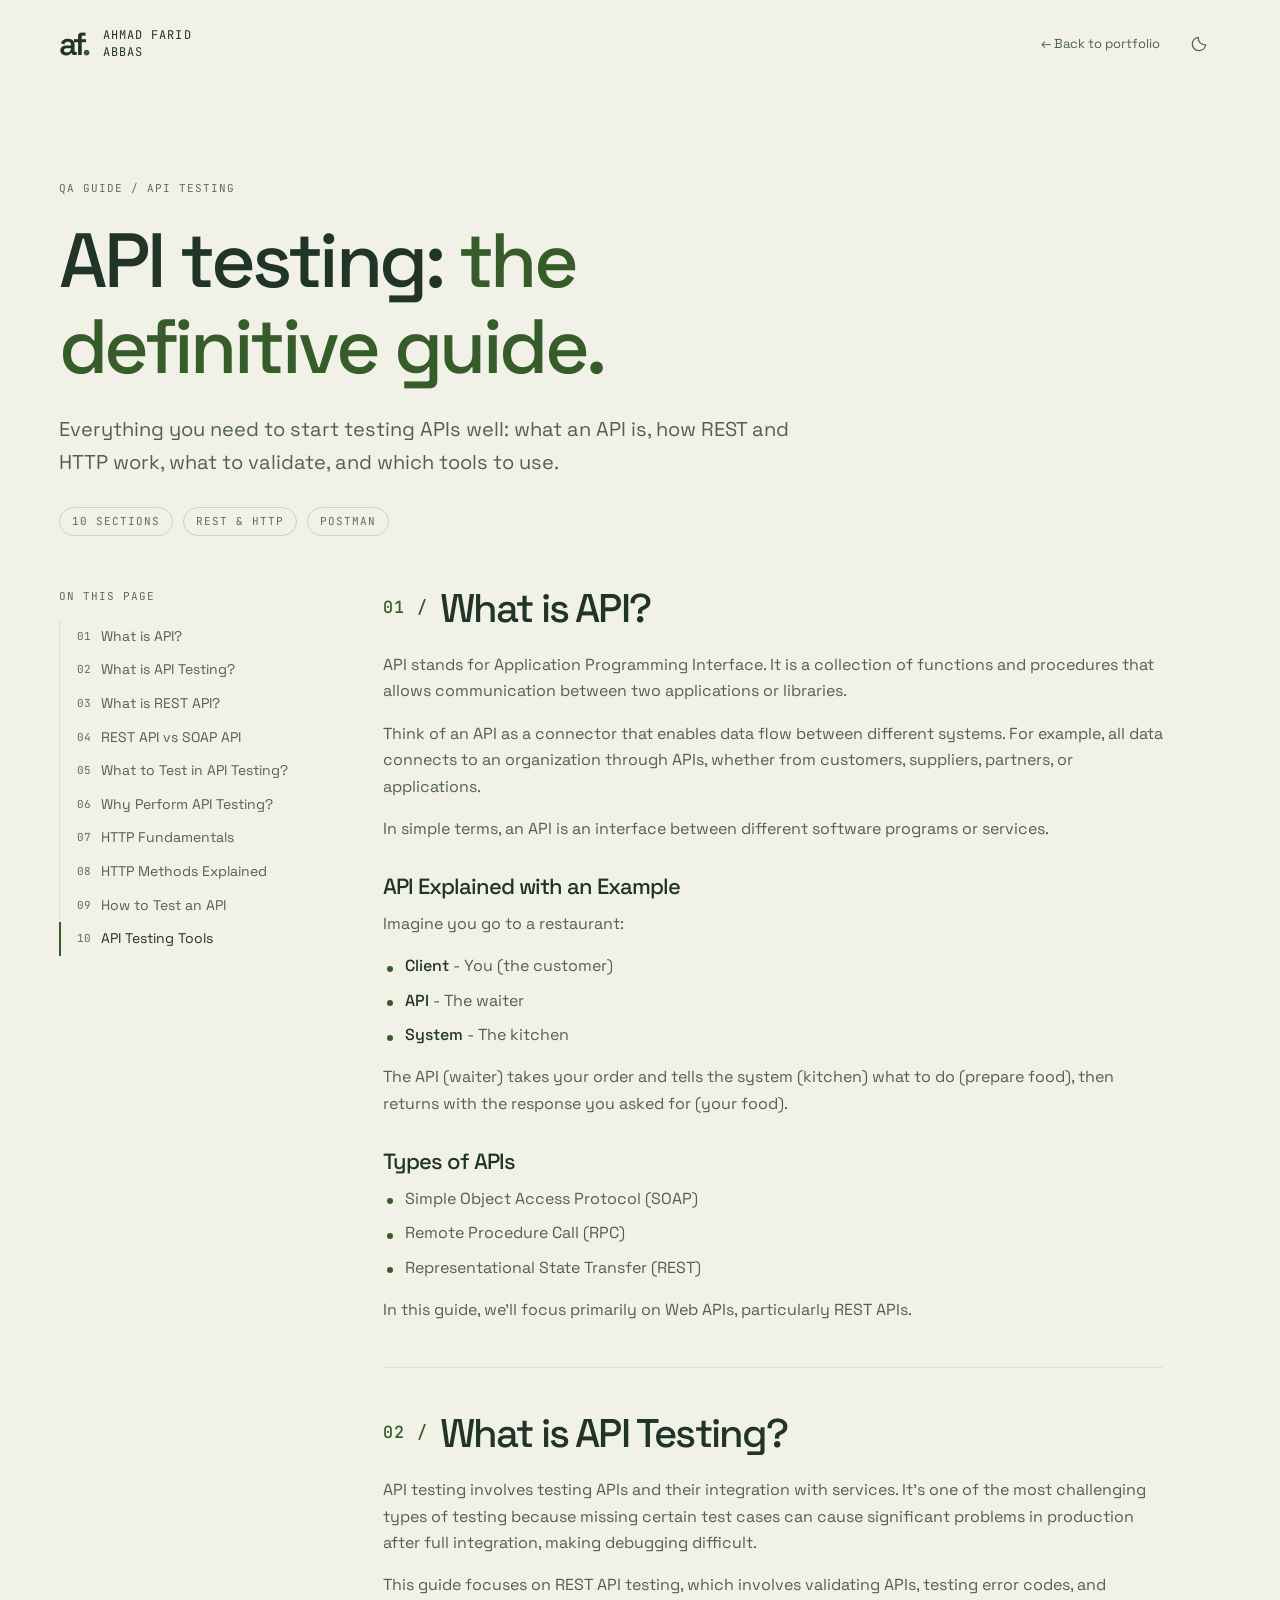
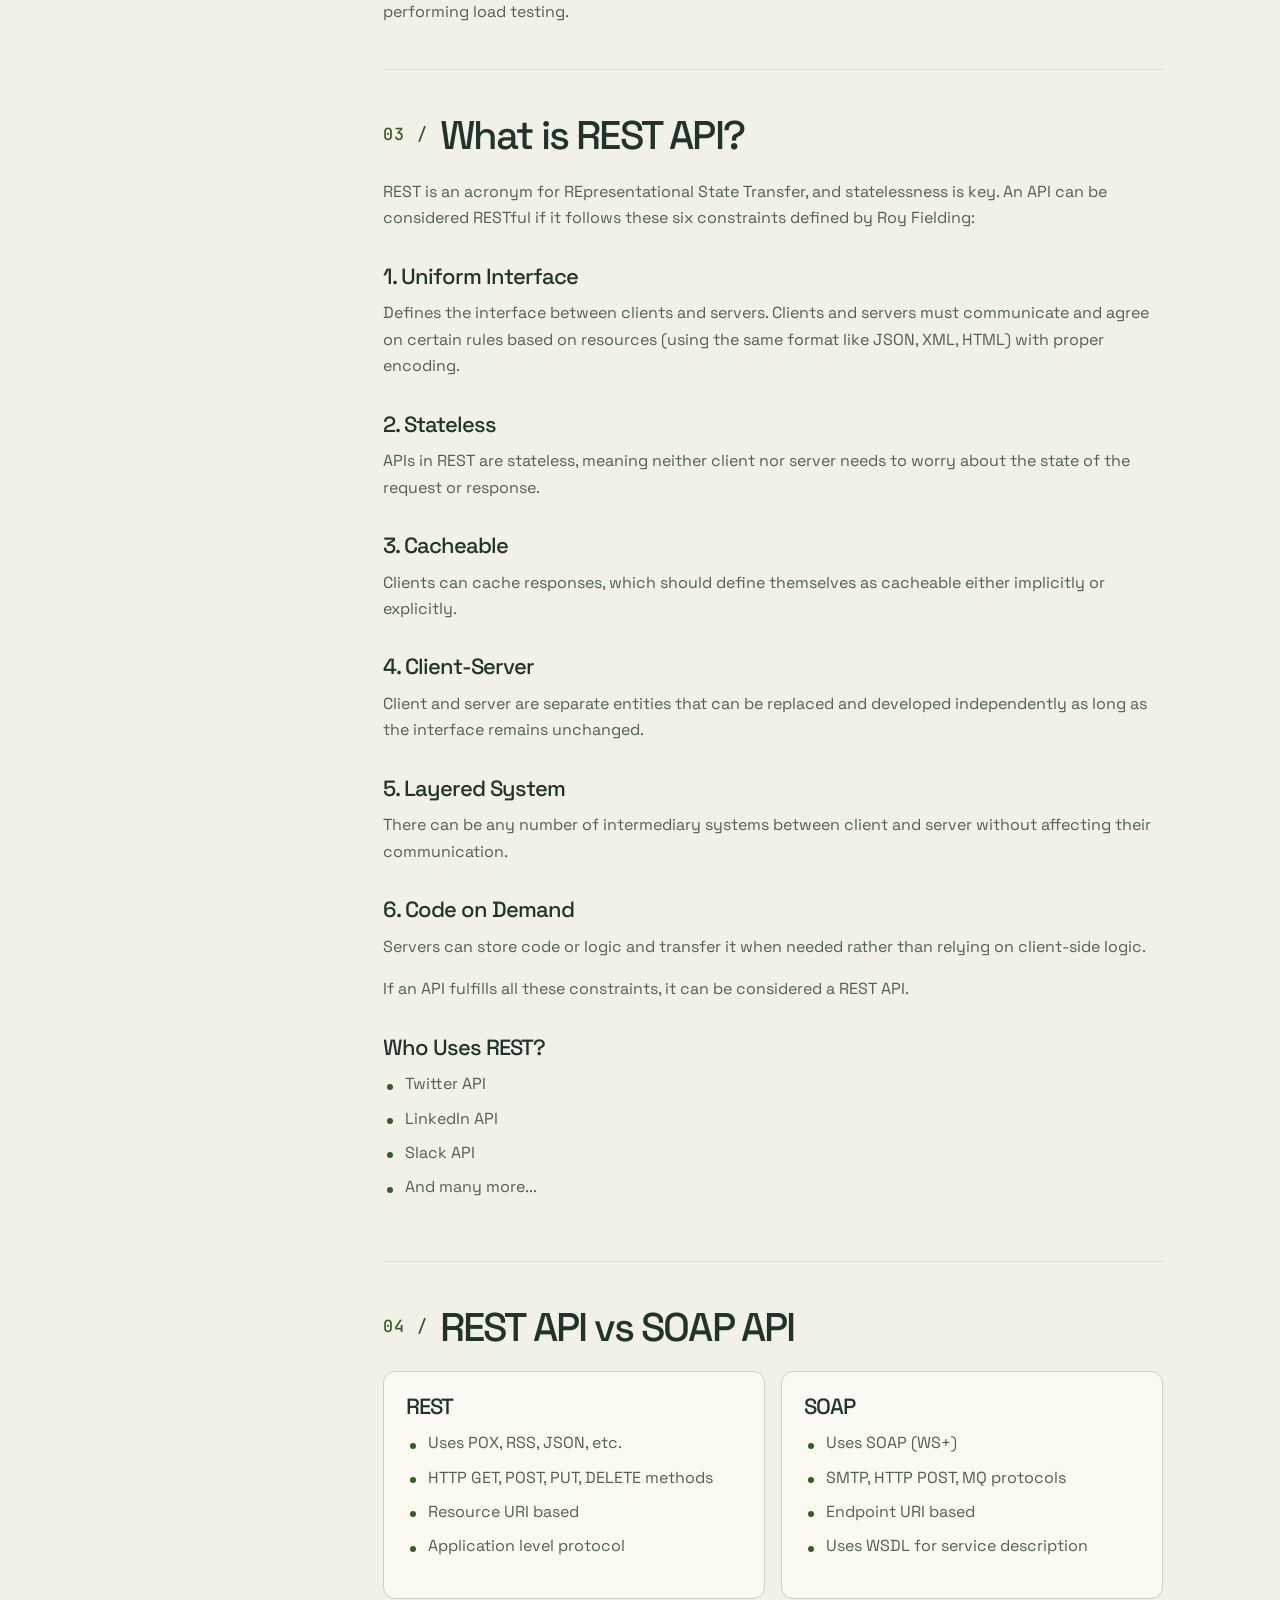
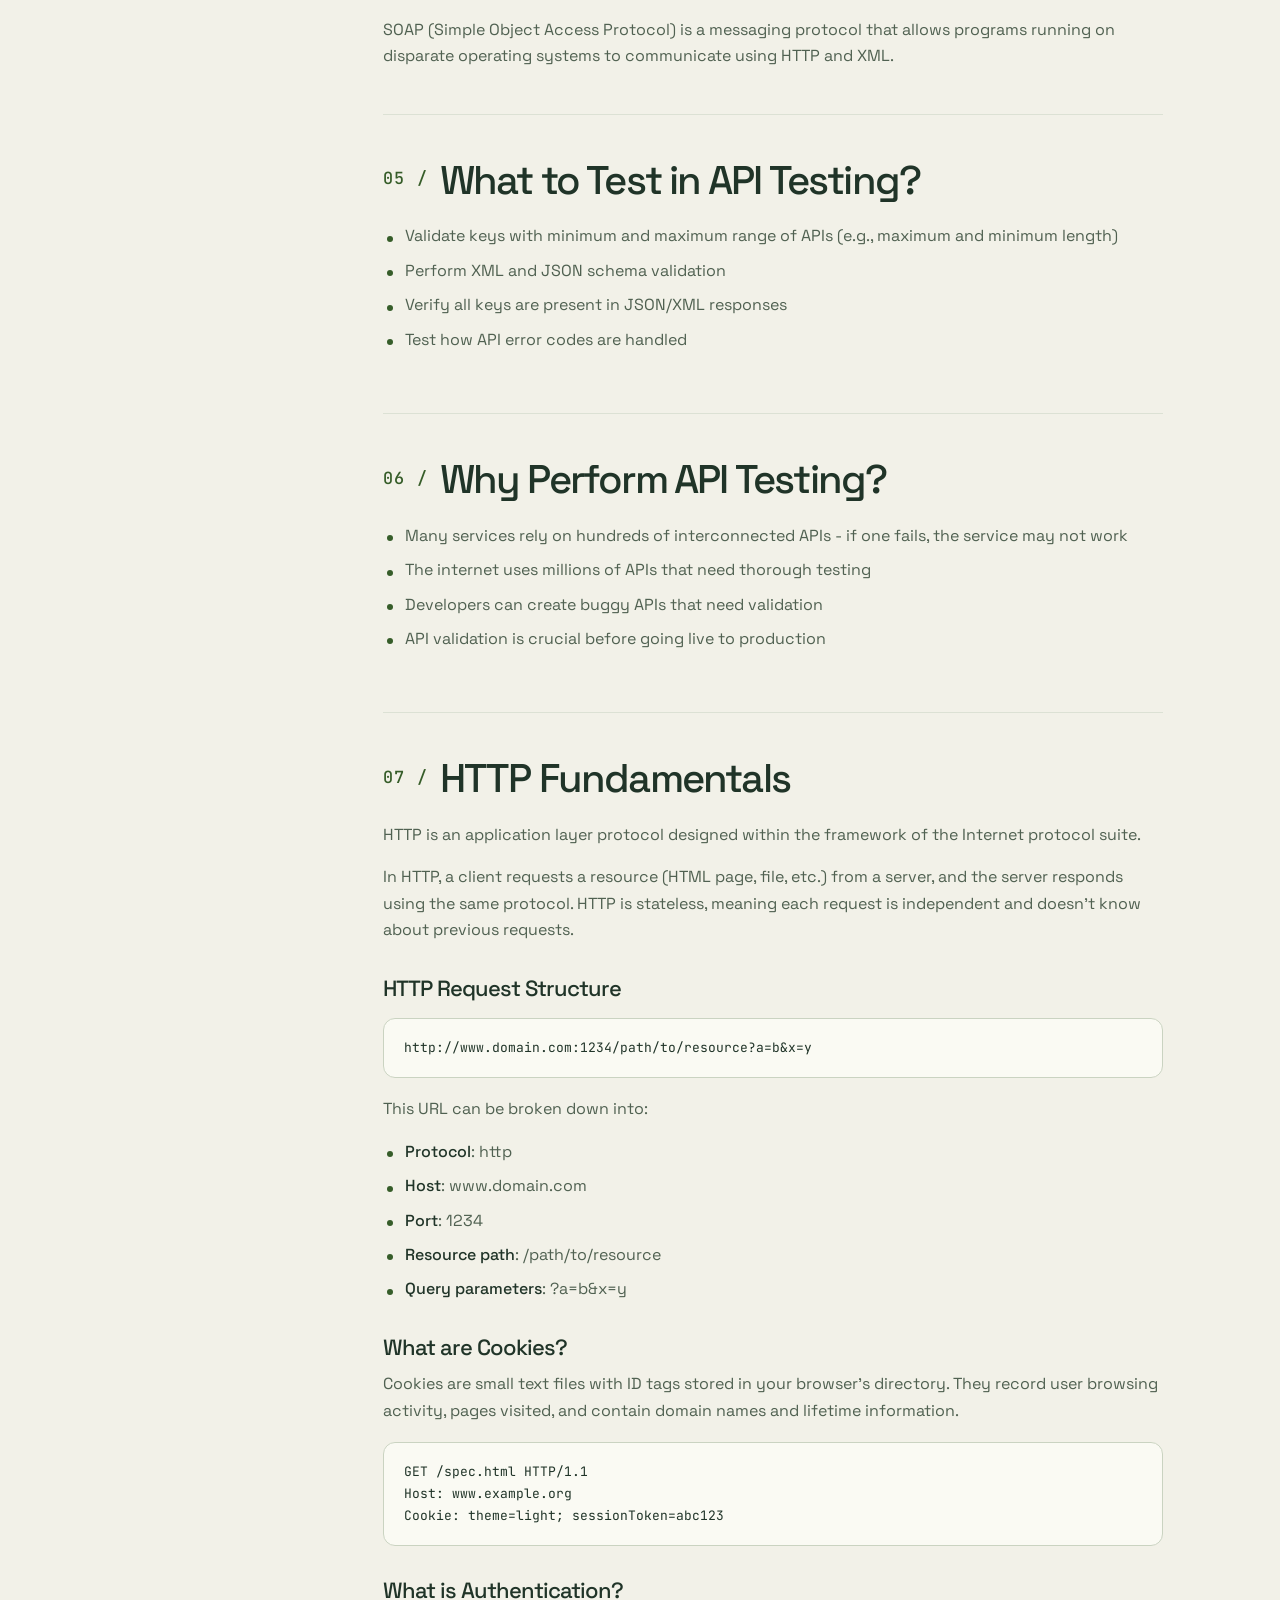
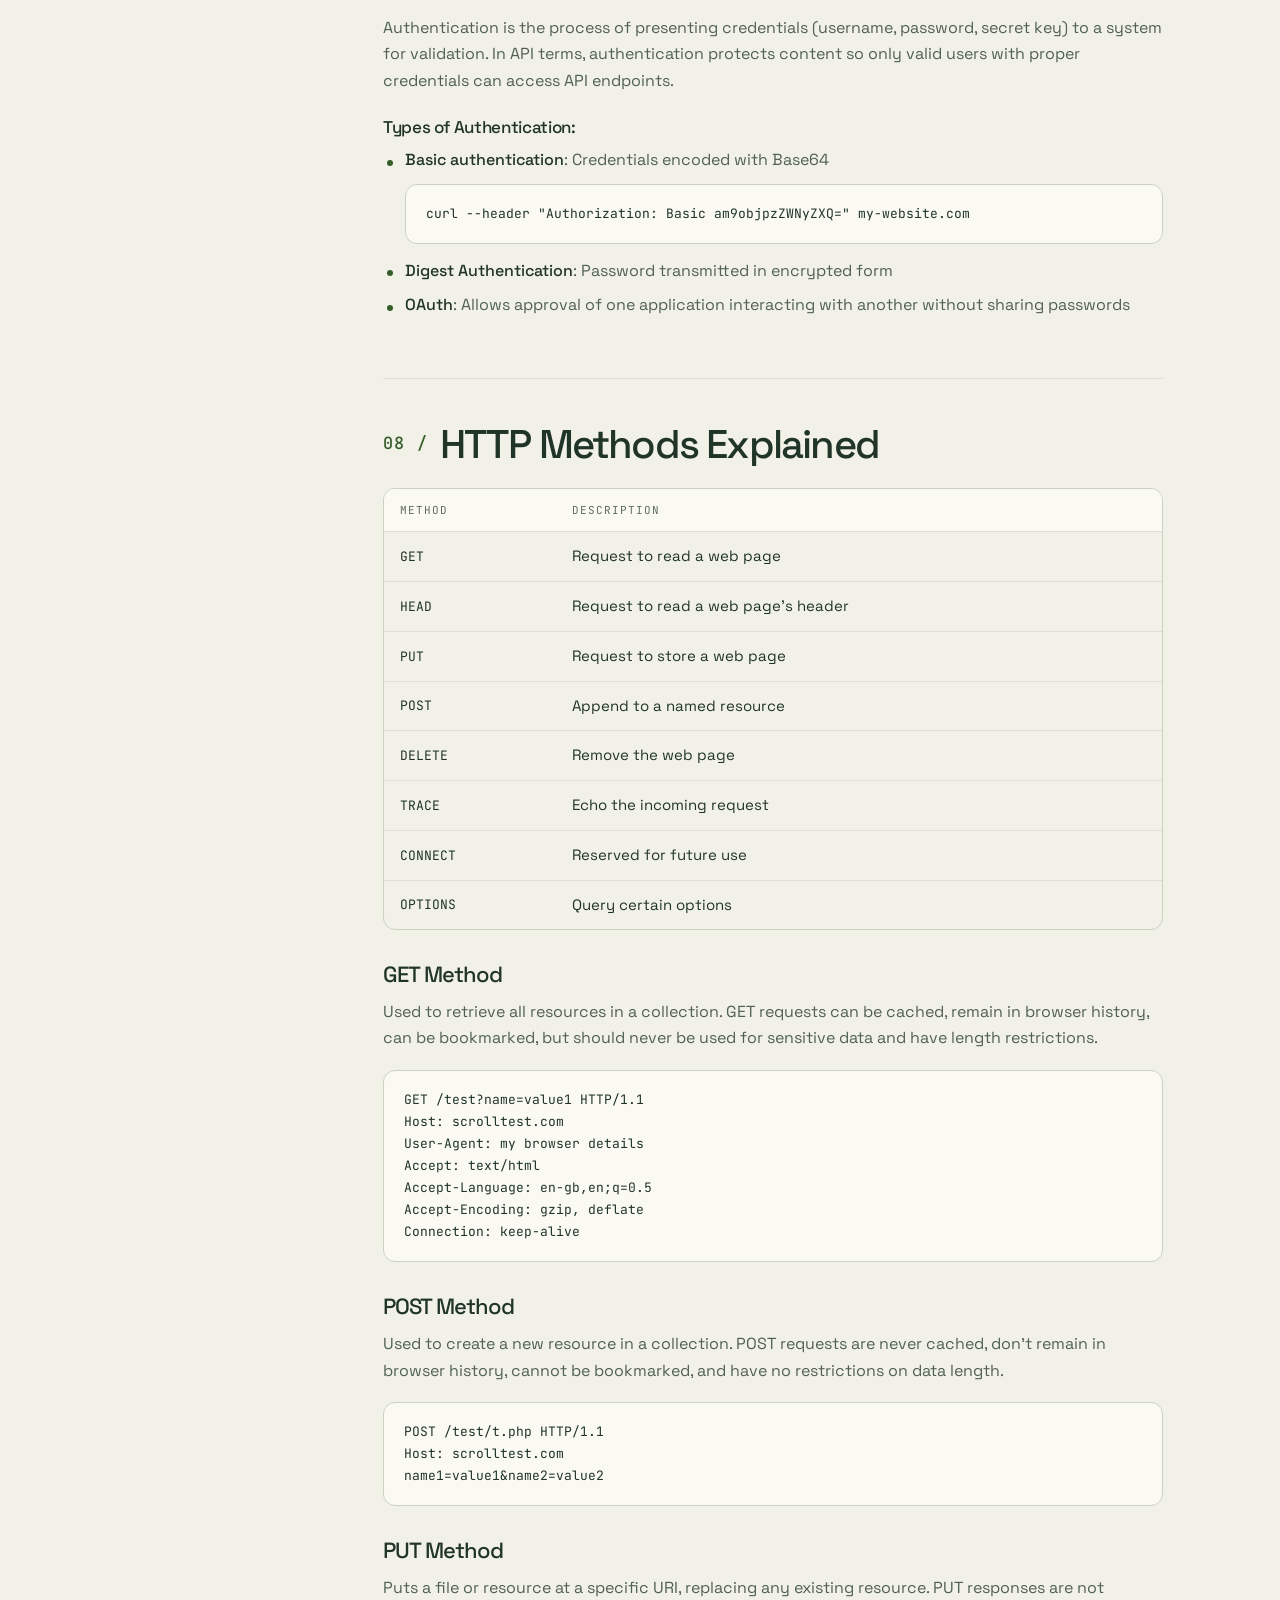
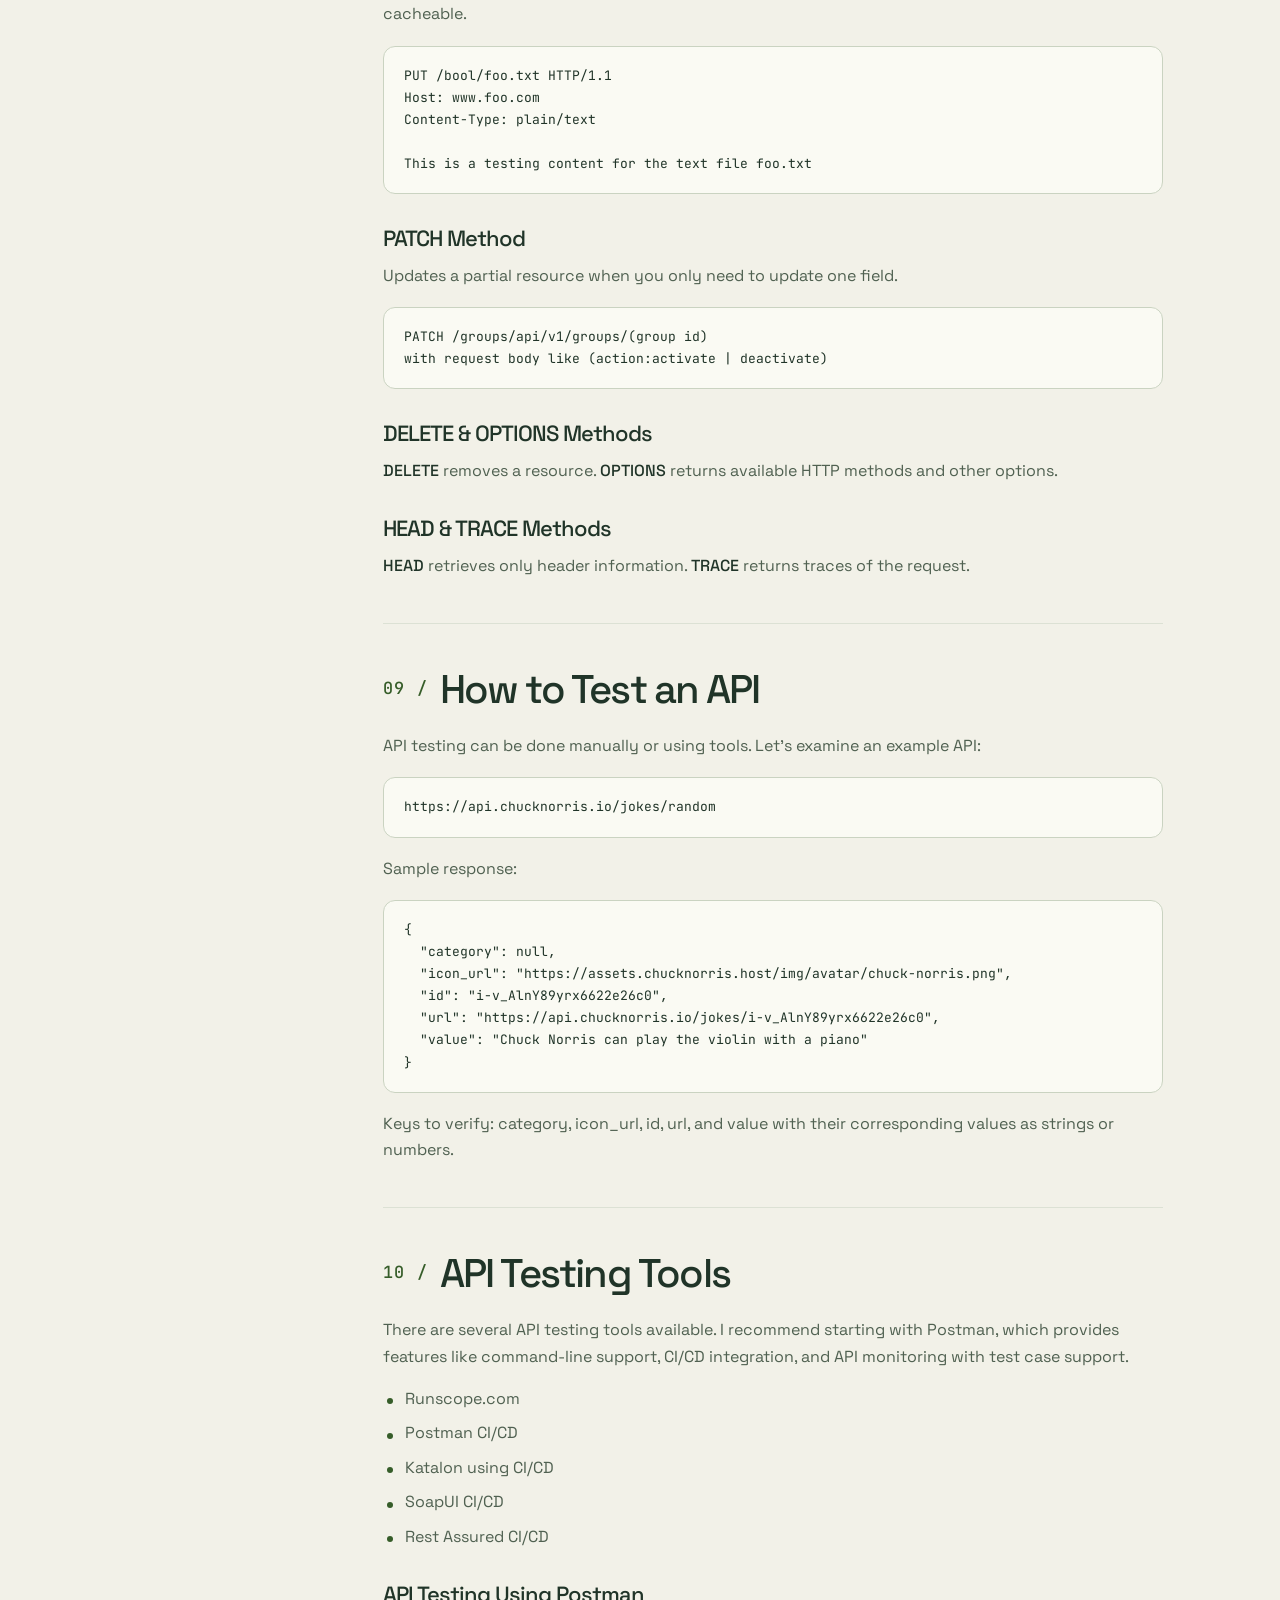
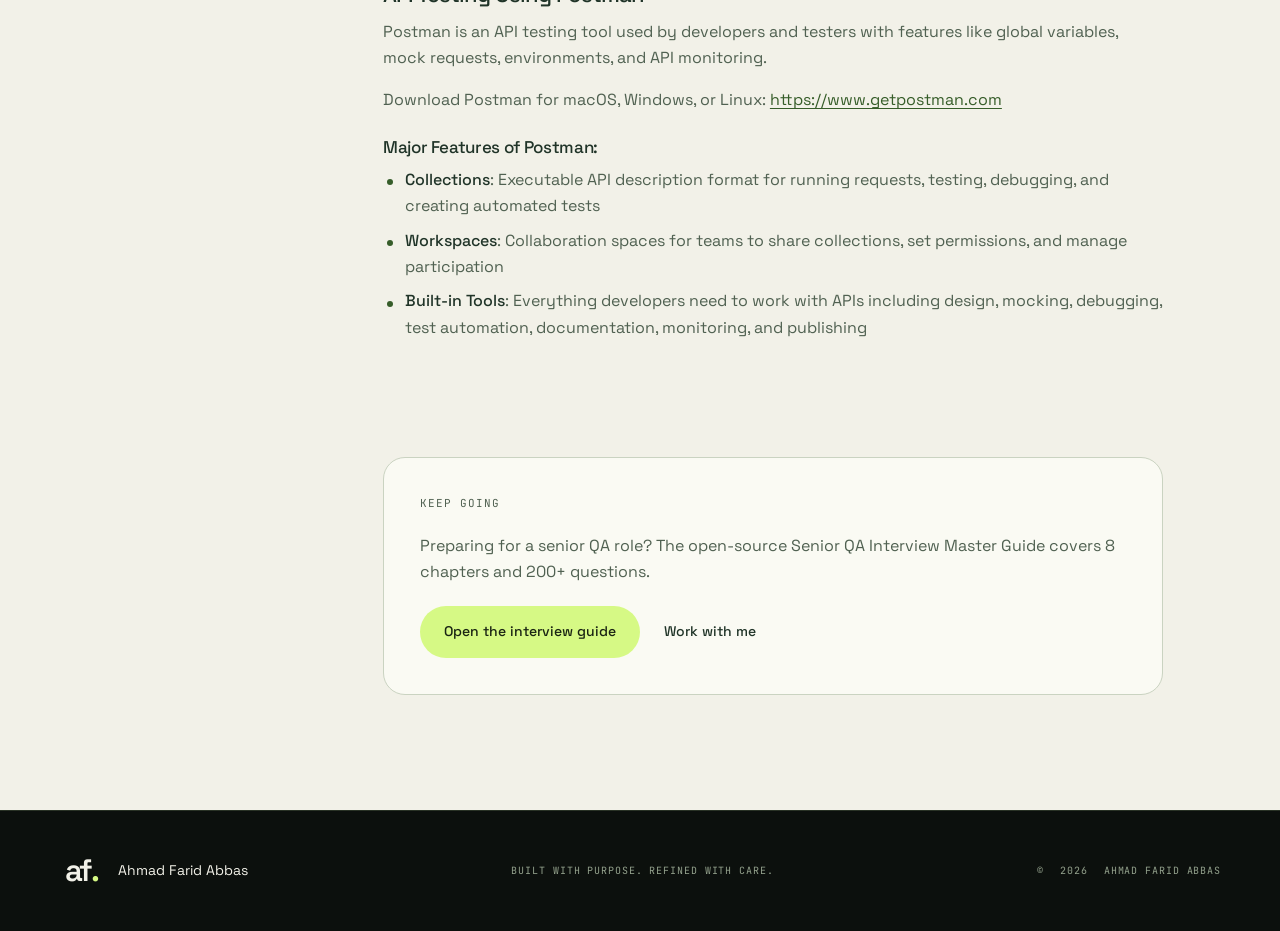
<file: api-testing-guide.html>
<!DOCTYPE html>
<html lang="en" data-theme="dark">
<head>
  <meta charset="UTF-8" />
  <meta name="viewport" content="width=device-width, initial-scale=1.0" />
  <script>
    (function () {
      var root = document.documentElement, pref = null;
      root.classList.add("js");
      try { pref = localStorage.getItem("afa-theme"); } catch (e) {}
      if (pref !== "dark" && pref !== "light") {
        pref = window.matchMedia && window.matchMedia("(prefers-color-scheme: light)").matches ? "light" : "dark";
      }
      root.setAttribute("data-theme", pref);
    })();
  </script>
  <!-- Google Tag Manager -->
  <script>(function(w,d,s,l,i){w[l]=w[l]||[];w[l].push({'gtm.start':new Date().getTime(),event:'gtm.js'});var f=d.getElementsByTagName(s)[0],j=d.createElement(s),dl=l!='dataLayer'?'&l='+l:'';j.async=true;j.src='https://www.googletagmanager.com/gtm.js?id='+i+dl;f.parentNode.insertBefore(j,f);})(window,document,'script','dataLayer','GTM-MSZXM8NV');</script>
  <!-- End Google Tag Manager -->
  <title>API Testing: The Definitive Guide | Ahmad Farid Abbas</title>
  <meta name="description" content="A practical guide to API testing: what APIs and REST are, HTTP methods and authentication, what to test, how to test an API, and tools such as Postman." />
  <meta name="author" content="Ahmad Farid Abbas" />
  <meta name="theme-color" content="#101211" />
  <link rel="canonical" href="https://ahmadfaridabbas.com/api-testing-guide.html" />

  <meta property="og:type" content="article" />
  <meta property="og:url" content="https://ahmadfaridabbas.com/api-testing-guide.html" />
  <meta property="og:site_name" content="Ahmad Farid Abbas" />
  <meta property="og:locale" content="en_US" />
  <meta property="og:title" content="API Testing: The Definitive Guide" />
  <meta property="og:description" content="APIs, REST, HTTP methods, authentication, what to test, and how to test an API with Postman." />
  <meta property="og:image" content="https://ahmadfaridabbas.com/assets/og-cover.png" />
  <meta property="og:image:width" content="1200" />
  <meta property="og:image:height" content="630" />
  <meta property="og:image:alt" content="Ahmad Farid Abbas — Engineer, QA Leader, and Software Builder" />
  <meta name="twitter:card" content="summary_large_image" />
  <meta name="twitter:title" content="API Testing: The Definitive Guide" />
  <meta name="twitter:description" content="APIs, REST, HTTP methods, authentication, what to test, and how to test an API with Postman." />
  <meta name="twitter:image" content="https://ahmadfaridabbas.com/assets/og-cover.png" />

  <link rel="preconnect" href="https://fonts.googleapis.com" />
  <link rel="preconnect" href="https://fonts.gstatic.com" crossorigin />
  <link href="https://fonts.googleapis.com/css2?family=Space+Grotesk:wght@400;500;600;700&amp;family=JetBrains+Mono:wght@400;500&amp;display=swap" rel="stylesheet" />
  <link rel="stylesheet" href="styles.css" />
  <link rel="stylesheet" href="guide.css" />
  <link rel="icon" href="/favicon.ico" sizes="48x48" />
  <link rel="icon" href="/favicon-192.png" type="image/png" sizes="192x192" />
  <link rel="apple-touch-icon" href="/apple-touch-icon.png" />

  <script type="application/ld+json">
  {
    "@context": "https://schema.org",
    "@graph": [
      {
        "@type": "TechArticle",
        "@id": "https://ahmadfaridabbas.com/api-testing-guide.html#article",
        "headline": "API Testing: The Definitive Guide",
        "description": "A practical guide to API testing: APIs, REST, HTTP methods, authentication, what to test, and tools such as Postman.",
        "url": "https://ahmadfaridabbas.com/api-testing-guide.html",
        "mainEntityOfPage": "https://ahmadfaridabbas.com/api-testing-guide.html",
        "inLanguage": "en",
        "author": { "@id": "https://ahmadfaridabbas.com/#person" },
        "isPartOf": { "@id": "https://ahmadfaridabbas.com/#website" }
      },
      {
        "@type": "BreadcrumbList",
        "itemListElement": [
          { "@type": "ListItem", "position": 1, "name": "Ahmad Farid Abbas", "item": "https://ahmadfaridabbas.com/" },
          { "@type": "ListItem", "position": 2, "name": "API Testing Guide", "item": "https://ahmadfaridabbas.com/api-testing-guide.html" }
        ]
      }
    ]
  }
  </script>
</head>
<body class="guide-page">
  <noscript><iframe src="https://www.googletagmanager.com/ns.html?id=GTM-MSZXM8NV" height="0" width="0" style="display:none;visibility:hidden" title="Google Tag Manager"></iframe></noscript>
  <a class="skip-link" href="#main-content">Skip to content</a>

  <header class="site-header">
    <div class="container nav-inner">
      <a href="/" class="brand">
        <span class="brand-mark" aria-hidden="true">af<span class="accent">.</span></span>
        <span class="brand-name mono">Ahmad Farid Abbas</span>
        <span class="visually-hidden"> — home</span>
      </a>
      <div class="nav-actions">
        <a class="guide-back" href="/#work">&larr; Back to portfolio</a>
        <button type="button" class="icon-btn js-only" id="themeToggle" aria-label="Dark theme" aria-pressed="true" title="Switch to light theme">
          <svg class="icon-sun" viewBox="0 0 24 24" width="18" height="18" fill="none" stroke="currentColor" stroke-width="1.6" stroke-linecap="round" aria-hidden="true"><circle cx="12" cy="12" r="4"/><path d="M12 2v2M12 20v2M4.9 4.9l1.4 1.4M17.7 17.7l1.4 1.4M2 12h2M20 12h2M4.9 19.1l1.4-1.4M17.7 6.3l1.4-1.4"/></svg>
          <svg class="icon-moon" viewBox="0 0 24 24" width="18" height="18" fill="none" stroke="currentColor" stroke-width="1.6" stroke-linecap="round" stroke-linejoin="round" aria-hidden="true"><path d="M21 13A9 9 0 0 1 11 3a9 9 0 1 0 10 10Z"/></svg>
        </button>
      </div>
    </div>
  </header>

  <main id="main-content" tabindex="-1">
    <section class="guide-hero container">
      <p class="section-kicker">QA GUIDE / API TESTING</p>
      <h1>API testing: <span class="accent">the definitive guide.</span></h1>
      <p class="guide-lead">Everything you need to start testing APIs well: what an API is, how REST and HTTP work, what to validate, and which tools to use.</p>
      <ul class="guide-meta mono" aria-label="Guide facts">
        <li>10 sections</li>
        <li>REST &amp; HTTP</li>
        <li>Postman</li>
      </ul>
    </section>

    <div class="container guide-layout">
      <aside class="guide-toc" aria-label="Table of contents">
        <details class="guide-toc-details" open>
          <summary class="mono">On this page</summary>
          <ol id="guideToc">
          <li><a href="#what-is-api">What is API?</a></li>
          <li><a href="#api-testing">What is API Testing?</a></li>
          <li><a href="#rest-api">What is REST API?</a></li>
          <li><a href="#rest-vs-soap">REST API vs SOAP API</a></li>
          <li><a href="#what-to-test">What to Test in API Testing?</a></li>
          <li><a href="#why-api-testing">Why Perform API Testing?</a></li>
          <li><a href="#http-fundamentals">HTTP Fundamentals</a></li>
          <li><a href="#http-methods">HTTP Methods Explained</a></li>
          <li><a href="#how-to-test">How to Test an API</a></li>
          <li><a href="#tools">API Testing Tools</a></li>
          </ol>
        </details>
      </aside>

      <div class="guide-content">
      <article id="what-is-api">
      <h2>What is API?</h2>
      <p>API stands for Application Programming Interface. It is a collection of functions and procedures that allows communication between two applications or libraries.</p>
      <p>Think of an API as a connector that enables data flow between different systems. For example, all data connects to an organization through APIs, whether from customers, suppliers, partners, or applications.</p>
      <p>In simple terms, an API is an interface between different software programs or services.</p>

      <h3>API Explained with an Example</h3>
      <p>Imagine you go to a restaurant:</p>
      <ul>
      <li><strong>Client</strong> - You (the customer)</li>
      <li><strong>API</strong> - The waiter</li>
      <li><strong>System</strong> - The kitchen</li>
      </ul>
      <p>The API (waiter) takes your order and tells the system (kitchen) what to do (prepare food), then returns with the response you asked for (your food).</p>

      <h3>Types of APIs</h3>
      <ul>
      <li>Simple Object Access Protocol (SOAP)</li>
      <li>Remote Procedure Call (RPC)</li>
      <li>Representational State Transfer (REST)</li>
      </ul>
      <p>In this guide, we'll focus primarily on Web APIs, particularly REST APIs.</p>
      </article>

      <article id="api-testing">
      <h2>What is API Testing?</h2>
      <p>API testing involves testing APIs and their integration with services. It's one of the most challenging types of testing because missing certain test cases can cause significant problems in production after full integration, making debugging difficult.</p>
      <p>This guide focuses on REST API testing, which involves validating APIs, testing error codes, and performing load testing.</p>
      </article>

      <article id="rest-api">
      <h2>What is REST API?</h2>
      <p>REST is an acronym for REpresentational State Transfer, and statelessness is key. An API can be considered RESTful if it follows these six constraints defined by Roy Fielding:</p>

      <h3>1. Uniform Interface</h3>
      <p>Defines the interface between clients and servers. Clients and servers must communicate and agree on certain rules based on resources (using the same format like JSON, XML, HTML) with proper encoding.</p>

      <h3>2. Stateless</h3>
      <p>APIs in REST are stateless, meaning neither client nor server needs to worry about the state of the request or response.</p>

      <h3>3. Cacheable</h3>
      <p>Clients can cache responses, which should define themselves as cacheable either implicitly or explicitly.</p>

      <h3>4. Client-Server</h3>
      <p>Client and server are separate entities that can be replaced and developed independently as long as the interface remains unchanged.</p>

      <h3>5. Layered System</h3>
      <p>There can be any number of intermediary systems between client and server without affecting their communication.</p>

      <h3>6. Code on Demand</h3>
      <p>Servers can store code or logic and transfer it when needed rather than relying on client-side logic.</p>

      <p>If an API fulfills all these constraints, it can be considered a REST API.</p>

      <h3>Who Uses REST?</h3>
      <ul>
      <li>Twitter API</li>
      <li>LinkedIn API</li>
      <li>Slack API</li>
      <li>And many more...</li>
      </ul>
      </article>

      <article id="rest-vs-soap">
      <h2>REST API vs SOAP API</h2>

      <div class="comparison">
      <div>
      <h3>REST</h3>
      <ul>
      <li>Uses POX, RSS, JSON, etc.</li>
      <li>HTTP GET, POST, PUT, DELETE methods</li>
      <li>Resource URI based</li>
      <li>Application level protocol</li>
      </ul>
      </div>
      <div>
      <h3>SOAP</h3>
      <ul>
      <li>Uses SOAP (WS+)</li>
      <li>SMTP, HTTP POST, MQ protocols</li>
      <li>Endpoint URI based</li>
      <li>Uses WSDL for service description</li>
      </ul>
      </div>
      </div>

      <p>SOAP (Simple Object Access Protocol) is a messaging protocol that allows programs running on disparate operating systems to communicate using HTTP and XML.</p>
      </article>

      <article id="what-to-test">
      <h2>What to Test in API Testing?</h2>
      <ul>
      <li>Validate keys with minimum and maximum range of APIs (e.g., maximum and minimum length)</li>
      <li>Perform XML and JSON schema validation</li>
      <li>Verify all keys are present in JSON/XML responses</li>
      <li>Test how API error codes are handled</li>
      </ul>
      </article>

      <article id="why-api-testing">
      <h2>Why Perform API Testing?</h2>
      <ul>
      <li>Many services rely on hundreds of interconnected APIs - if one fails, the service may not work</li>
      <li>The internet uses millions of APIs that need thorough testing</li>
      <li>Developers can create buggy APIs that need validation</li>
      <li>API validation is crucial before going live to production</li>
      </ul>
      </article>

      <article id="http-fundamentals">
      <h2>HTTP Fundamentals</h2>
      <p>HTTP is an application layer protocol designed within the framework of the Internet protocol suite.</p>

      <p>In HTTP, a client requests a resource (HTML page, file, etc.) from a server, and the server responds using the same protocol. HTTP is stateless, meaning each request is independent and doesn't know about previous requests.</p>

      <h3>HTTP Request Structure</h3>
<pre class="code-block" tabindex="0"><code>http://www.domain.com:1234/path/to/resource?a=b&amp;x=y</code></pre>
      <p>This URL can be broken down into:</p>
      <ul>
      <li><strong>Protocol</strong>: http</li>
      <li><strong>Host</strong>: www.domain.com</li>
      <li><strong>Port</strong>: 1234</li>
      <li><strong>Resource path</strong>: /path/to/resource</li>
      <li><strong>Query parameters</strong>: ?a=b&amp;x=y</li>
      </ul>

      <h3>What are Cookies?</h3>
      <p>Cookies are small text files with ID tags stored in your browser's directory. They record user browsing activity, pages visited, and contain domain names and lifetime information.</p>
<pre class="code-block" tabindex="0"><code>GET /spec.html HTTP/1.1
Host: www.example.org
Cookie: theme=light; sessionToken=abc123</code></pre>

      <h3>What is Authentication?</h3>
      <p>Authentication is the process of presenting credentials (username, password, secret key) to a system for validation. In API terms, authentication protects content so only valid users with proper credentials can access API endpoints.</p>

      <h4>Types of Authentication:</h4>
      <ul>
      <li><strong>Basic authentication</strong>: Credentials encoded with Base64
<pre class="code-block" tabindex="0"><code>curl --header "Authorization: Basic am9objpzZWNyZXQ=" my-website.com</code></pre>      </li>
      <li><strong>Digest Authentication</strong>: Password transmitted in encrypted form</li>
      <li><strong>OAuth</strong>: Allows approval of one application interacting with another without sharing passwords</li>
      </ul>
      </article>

      <article id="http-methods">
      <h2>HTTP Methods Explained</h2>

      <div class="table-container">
      <table>
      <tr>
      <th>Method</th>
      <th>Description</th>
      </tr>
      <tr>
      <td>GET</td>
      <td>Request to read a web page</td>
      </tr>
      <tr>
      <td>HEAD</td>
      <td>Request to read a web page's header</td>
      </tr>
      <tr>
      <td>PUT</td>
      <td>Request to store a web page</td>
      </tr>
      <tr>
      <td>POST</td>
      <td>Append to a named resource</td>
      </tr>
      <tr>
      <td>DELETE</td>
      <td>Remove the web page</td>
      </tr>
      <tr>
      <td>TRACE</td>
      <td>Echo the incoming request</td>
      </tr>
      <tr>
      <td>CONNECT</td>
      <td>Reserved for future use</td>
      </tr>
      <tr>
      <td>OPTIONS</td>
      <td>Query certain options</td>
      </tr>
      </table>
      </div>

      <h3>GET Method</h3>
      <p>Used to retrieve all resources in a collection. GET requests can be cached, remain in browser history, can be bookmarked, but should never be used for sensitive data and have length restrictions.</p>
<pre class="code-block" tabindex="0"><code>GET /test?name=value1 HTTP/1.1
Host: scrolltest.com
User-Agent: my browser details
Accept: text/html
Accept-Language: en-gb,en;q=0.5
Accept-Encoding: gzip, deflate
Connection: keep-alive</code></pre>

      <h3>POST Method</h3>
      <p>Used to create a new resource in a collection. POST requests are never cached, don't remain in browser history, cannot be bookmarked, and have no restrictions on data length.</p>
<pre class="code-block" tabindex="0"><code>POST /test/t.php HTTP/1.1
Host: scrolltest.com
name1=value1&amp;name2=value2</code></pre>

      <h3>PUT Method</h3>
      <p>Puts a file or resource at a specific URI, replacing any existing resource. PUT responses are not cacheable.</p>
<pre class="code-block" tabindex="0"><code>PUT /bool/foo.txt HTTP/1.1
Host: www.foo.com
Content-Type: plain/text

This is a testing content for the text file foo.txt</code></pre>

      <h3>PATCH Method</h3>
      <p>Updates a partial resource when you only need to update one field.</p>
<pre class="code-block" tabindex="0"><code>PATCH /groups/api/v1/groups/(group id)
with request body like (action:activate | deactivate)</code></pre>

      <h3>DELETE &amp; OPTIONS Methods</h3>
      <p><strong>DELETE</strong> removes a resource. <strong>OPTIONS</strong> returns available HTTP methods and other options.</p>

      <h3>HEAD &amp; TRACE Methods</h3>
      <p><strong>HEAD</strong> retrieves only header information. <strong>TRACE</strong> returns traces of the request.</p>
      </article>

      <article id="how-to-test">
      <h2>How to Test an API</h2>
      <p>API testing can be done manually or using tools. Let's examine an example API:</p>
<pre class="code-block" tabindex="0"><code>https://api.chucknorris.io/jokes/random</code></pre>
      <p>Sample response:</p>
<pre class="code-block" tabindex="0"><code>{
  "category": null,
  "icon_url": "https://assets.chucknorris.host/img/avatar/chuck-norris.png",
  "id": "i-v_AlnY89yrx6622e26c0",
  "url": "https://api.chucknorris.io/jokes/i-v_AlnY89yrx6622e26c0",
  "value": "Chuck Norris can play the violin with a piano"
}</code></pre>
      <p>Keys to verify: category, icon_url, id, url, and value with their corresponding values as strings or numbers.</p>
      </article>

      <article id="tools">
      <h2>API Testing Tools</h2>
      <p>There are several API testing tools available. I recommend starting with Postman, which provides features like command-line support, CI/CD integration, and API monitoring with test case support.</p>

      <ul>
      <li>Runscope.com</li>
      <li>Postman CI/CD</li>
      <li>Katalon using CI/CD</li>
      <li>SoapUI CI/CD</li>
      <li>Rest Assured CI/CD</li>
      </ul>

      <h3>API Testing Using Postman</h3>
      <p>Postman is an API testing tool used by developers and testers with features like global variables, mock requests, environments, and API monitoring.</p>

      <p>Download Postman for macOS, Windows, or Linux: <a href="https://www.getpostman.com" target="_blank" rel="noopener noreferrer">https://www.getpostman.com</a></p>

      <h4>Major Features of Postman:</h4>
      <ul>
      <li><strong>Collections</strong>: Executable API description format for running requests, testing, debugging, and creating automated tests</li>
      <li><strong>Workspaces</strong>: Collaboration spaces for teams to share collections, set permissions, and manage participation</li>
      <li><strong>Built-in Tools</strong>: Everything developers need to work with APIs including design, mocking, debugging, test automation, documentation, monitoring, and publishing</li>
      </ul>
      </article>
        <aside class="guide-cta" aria-label="Related">
          <p class="section-kicker">KEEP GOING</p>
          <p>Preparing for a senior QA role? The open-source Senior QA Interview Master Guide covers 8 chapters and 200+ questions.</p>
          <p class="guide-cta-links">
            <a class="button button-primary" href="/senior-qa-interview-guide/">Open the interview guide</a>
            <a class="text-link" href="/#contact">Work with me</a>
          </p>
        </aside>
      </div>
    </div>
  </main>

  <footer class="site-footer">
    <div class="container footer-inner">
      <div class="footer-signature"><a class="brand-mark" href="/">af<span class="accent">.</span><span class="visually-hidden"> Ahmad Farid Abbas — home</span></a><span>Ahmad Farid Abbas</span></div>
      <p class="mono">Built with purpose. Refined with care.</p>
      <p class="mono">© <span data-year>2026</span> Ahmad Farid Abbas</p>
    </div>
  </footer>

  <script src="guide.js" defer></script>
</body>
</html>
</file>
<file: styles.css>
/* Ahmad Farid Abbas — editorial portfolio.
   Plain CSS, shared semantic hooks, and a readable no-JavaScript baseline. */

/* ---- Palette and rhythm ---- */
:root,
html[data-theme="dark"] {
  color-scheme: dark;
  --bg: #101211;
  --bg-soft: #151815;
  --surface: #191d19;
  --surface-raised: #202620;
  --text: #f2f1e8;
  --text-dim: #b4bcb1;
  --text-muted: #929e90;
  --border: #333c32;
  --border-soft: #272f27;
  --accent: #d6f985;
  --lime: #d6f985;
  --emerald: #7bdcb5;
  --blue: #a6caff;
  --accent-soft: rgba(214, 249, 133, .08);
  --emerald-soft: rgba(123, 220, 181, .10);
  --blue-soft: rgba(166, 202, 255, .10);
  --focus: #d6f985;
  --header-bg: rgba(16, 18, 17, .9);
  --grid-line: rgba(242, 241, 232, .045);
  --shadow: 0 22px 70px rgba(0, 0, 0, .18);
  --app-bg: #1d2420;
  --app-surface: #242d26;
  --app-sidebar: #19201b;
  --app-text: #f2f1e8;
  --app-dim: #abb8ad;
  --app-border: #354337;
  --font-sans: "Space Grotesk", -apple-system, BlinkMacSystemFont, "Segoe UI", sans-serif;
  --font-mono: "JetBrains Mono", "SFMono-Regular", Consolas, monospace;
  --maxw: 1360px;
  --gutter: clamp(20px, 4.6vw, 80px);
  --radius: 22px;
  --radius-small: 12px;
  --ease: cubic-bezier(.22, 1, .36, 1);
  --ease-soft: cubic-bezier(.25, .8, .25, 1);
  --header-height: 88px;
}

html[data-theme="light"] {
  color-scheme: light;
  --bg: #f2f1e8;
  --bg-soft: #eaece1;
  --surface: #fafaf3;
  --surface-raised: #e3e9db;
  --text: #203428;
  --text-dim: #506151;
  --text-muted: #5e6d5c;
  --border: #cad3c1;
  --border-soft: #dce1d4;
  --accent: #365d29;
  --emerald: #226948;
  --blue: #275c98;
  --accent-soft: rgba(65, 100, 37, .065);
  --emerald-soft: rgba(34, 105, 72, .07);
  --blue-soft: rgba(39, 92, 152, .075);
  --focus: #326326;
  --header-bg: rgba(242, 241, 232, .92);
  --grid-line: rgba(39, 65, 40, .06);
  --shadow: 0 22px 70px rgba(35, 53, 29, .09);
  --app-bg: #fafbf5;
  --app-surface: #eff3e9;
  --app-sidebar: #e8efdf;
  --app-text: #25362a;
  --app-dim: #566551;
  --app-border: #d5ddcd;
}

/* ---- Base, readable defaults, and accessibility ---- */
*,
*::before,
*::after { box-sizing: border-box; }

html {
  scroll-behavior: smooth;
  scroll-padding-top: calc(var(--header-height) + 24px);
  -webkit-text-size-adjust: 100%;
}

body {
  margin: 0;
  background: var(--bg);
  color: var(--text);
  font-family: var(--font-sans);
  font-size: 16px;
  line-height: 1.65;
  -webkit-font-smoothing: antialiased;
  text-rendering: optimizeLegibility;
  overflow-x: hidden;
}

@supports (overflow: clip) {
  body { overflow-x: clip; }
}

html.dialog-open { overflow: hidden; }
[hidden] { display: none !important; }
html:not(.js) .js-only { display: none !important; }

::selection { color: #172016; background: var(--lime); }
a { color: inherit; text-decoration: none; }
button, input, textarea, select { font: inherit; }
button { color: inherit; cursor: pointer; }
button, input, textarea, select { -webkit-tap-highlight-color: transparent; }
button:disabled { cursor: not-allowed; }
button, a { touch-action: manipulation; }
img, svg, canvas { max-width: 100%; }
svg { flex-shrink: 0; vertical-align: middle; }
img { display: block; height: auto; }
figure, blockquote { margin: 0; }
ul, ol { margin: 0; padding: 0; list-style: none; }
p { margin: 0 0 1em; }
p:last-child { margin-bottom: 0; }
h1, h2, h3, h4 {
  margin: 0;
  font-weight: 500;
  line-height: 1.12;
  letter-spacing: -.045em;
  overflow-wrap: break-word;
}
pre, code, kbd { font-family: var(--font-mono); }
pre { margin: 0; }
main, section, article, aside, nav { min-width: 0; }
section[id] { scroll-margin-top: 0; }

:focus-visible {
  outline: 3px solid var(--focus);
  outline-offset: 5px;
}

.skip-link {
  position: fixed;
  top: 12px;
  left: 12px;
  z-index: 200;
  padding: 12px 20px;
  border-radius: 8px;
  background: var(--lime);
  color: #172016;
  font-weight: 600;
  transform: translateY(-160%);
}
.skip-link:focus { transform: translateY(0); }
.sr-only,
.visually-hidden {
  position: absolute;
  width: 1px;
  height: 1px;
  padding: 0;
  margin: -1px;
  overflow: hidden;
  clip-path: inset(50%);
  white-space: nowrap;
  border: 0;
}

.container {
  width: calc(100% - var(--gutter) * 2);
  max-width: var(--maxw);
  margin-inline: auto;
}
.section { padding-block: clamp(88px, 9vw, 144px); }
main > .section:not(.contact-section) {
  position: relative;
}
.section-heading {
  display: flex;
  justify-content: space-between;
  align-items: end;
  gap: 32px 64px;
  margin-bottom: 52px;
}
.section-heading > div { min-width: 0; }
.section-kicker,
.eyebrow,
.mono,
.mono-label {
  font-family: var(--font-mono);
  font-size: 11px;
  font-weight: 400;
  line-height: 1.7;
  letter-spacing: .09em;
  text-transform: uppercase;
}
.section-kicker {
  display: flex;
  align-items: center;
  gap: 14px;
  color: var(--text-muted);
  margin-bottom: 20px;
}
.section-kicker > span:first-child { color: var(--accent); }
.section-title {
  font-size: clamp(38px, 4.6vw, 64px);
  max-width: 17ch;
  line-height: 1.08;
  text-wrap: balance;
}
.section-note {
  max-width: 33ch;
  color: var(--text-dim);
  font-size: 15px;
  line-height: 1.8;
}
.eyebrow {
  display: flex;
  align-items: center;
  flex-wrap: wrap;
  gap: 10px;
  color: var(--text-dim);
}
.accent { color: var(--accent); }
.text-muted { color: var(--text-muted); }
.status-dot {
  display: inline-block;
  flex: 0 0 7px;
  width: 7px;
  height: 7px;
  border-radius: 50%;
  background: var(--emerald);
  box-shadow: 0 0 0 4px var(--emerald-soft);
}

/* ---- Actions ---- */
.button {
  position: relative;
  display: inline-flex;
  justify-content: center;
  align-items: center;
  gap: 16px;
  min-height: 52px;
  padding: 13px 23px;
  border: 1px solid transparent;
  border-radius: 999px;
  font-size: 14px;
  font-weight: 500;
  line-height: 1.5;
  text-align: center;
  isolation: isolate;
  overflow: hidden;
  transition: background .25s var(--ease-soft), border-color .25s var(--ease-soft),
    color .25s var(--ease-soft), box-shadow .25s var(--ease-soft), transform .4s var(--ease);
}
.button::before {
  content: "";
  position: absolute;
  inset: 0;
  z-index: -1;
  background: linear-gradient(110deg, transparent 20%, rgba(255, 255, 255, .2) 48%, transparent 75%);
  transform: translateX(-130%);
  transition: transform .7s var(--ease);
  pointer-events: none;
}
.button-primary { color: #1a2413; background: var(--lime); }
.button-secondary {
  color: var(--text);
  border-color: var(--border);
  background: transparent;
}
.button:disabled { opacity: .55; }
.arrow {
  display: inline-flex;
  align-items: center;
  justify-content: center;
  flex-shrink: 0;
  transition: transform .3s var(--ease);
}
.text-link {
  display: inline-flex;
  align-items: center;
  gap: 12px;
  min-height: 44px;
  color: var(--text);
  font-size: 14px;
  font-weight: 500;
  transition: color .2s var(--ease-soft);
}
[data-magnetic] {
  transform: translate3d(var(--magnet-x, 0px), var(--magnet-y, 0px), 0);
}

/* ---- Quiet persistent navigation ---- */
.site-header {
  position: sticky;
  top: 0;
  z-index: 50;
  border-bottom: 1px solid transparent;
  background: var(--bg);
  transition: background .3s var(--ease-soft), border-color .3s var(--ease-soft);
}
.site-header.scrolled {
  border-bottom-color: var(--border-soft);
  background: var(--header-bg);
  -webkit-backdrop-filter: blur(20px);
  backdrop-filter: blur(20px);
}
.nav-inner,
.header-inner {
  display: flex;
  align-items: center;
  justify-content: space-between;
  gap: 24px;
  min-height: var(--header-height);
}
.brand {
  display: inline-flex;
  align-items: center;
  gap: 14px;
  min-height: 44px;
}
.brand-mark {
  font-size: 32px;
  font-weight: 600;
  line-height: 1;
  letter-spacing: -.085em;
}
.brand-mark .dot,
.brand-mark > span { color: var(--accent); }
.brand-name { font-size: 12px; line-height: 1.4; max-width: 16ch; }
.nav-links { display: flex; align-items: center; gap: clamp(12px, 1.8vw, 28px); }
.nav-links a {
  position: relative;
  display: inline-flex;
  align-items: center;
  min-height: 44px;
  color: var(--text-dim);
  font-size: 13px;
  transition: color .2s var(--ease-soft);
}
.nav-links a::after {
  content: "";
  position: absolute;
  left: 0;
  right: 0;
  bottom: 6px;
  height: 2px;
  background: var(--accent);
  transform: scaleX(0);
  transform-origin: left;
  transition: transform .3s var(--ease);
}
.nav-links a[aria-current="location"] { color: var(--text); }
.nav-links a[aria-current="location"]::after { transform: scaleX(1); }
.nav-actions { display: flex; align-items: center; gap: 5px; }
.nav-actions .button { min-height: 44px; padding: 10px 18px; font-size: 12px; margin-left: 9px; }
.icon-button,
.icon-btn,
#themeToggle,
#motionToggle,
#menuBtn {
  display: inline-flex;
  align-items: center;
  justify-content: center;
  flex-shrink: 0;
  gap: 6px;
  min-width: 44px;
  min-height: 44px;
  padding: 10px;
  border: 1px solid transparent;
  border-radius: 50%;
  background: transparent;
  color: var(--text-dim);
  transition: background .2s var(--ease-soft), color .2s var(--ease-soft), border-color .2s var(--ease-soft);
}
#motionToggle[aria-pressed="true"] { color: var(--accent); background: var(--accent-soft); border-color: var(--border); }
#themeToggle .icon-moon { display: none; }
html[data-theme="light"] #themeToggle .icon-sun { display: none; }
html[data-theme="light"] #themeToggle .icon-moon { display: inline-block; }
#motionToggle .icon-play { display: none; }
html[data-motion="off"] #motionToggle .icon-pause { display: none; }
html[data-motion="off"] #motionToggle .icon-play { display: inline-block; }
.divider-v { width: 1px; height: 22px; background: var(--border); margin-inline: 6px; }
#menuBtn { display: none; flex-direction: column; gap: 5px; }
#menuBtn { position: relative; }
#menuBtn > svg { transition: opacity .2s var(--ease-soft); }
#menuBtn::before,
#menuBtn::after { content: ""; position: absolute; top: 21px; left: calc(50% - 9px); width: 18px; height: 1px; border-radius: 2px; background: currentColor; opacity: 0; transition: opacity .2s var(--ease-soft), transform .3s var(--ease); }
#menuBtn.open > svg { opacity: 0; }
#menuBtn.open::before { opacity: 1; transform: rotate(45deg); }
#menuBtn.open::after { opacity: 1; transform: rotate(-45deg); }
#menuBtn > span:not(.sr-only):not(.visually-hidden) {
  display: block;
  width: 19px;
  height: 1px;
  background: currentColor;
  border-radius: 2px;
  transition: transform .3s var(--ease), opacity .2s var(--ease-soft);
}
#menuBtn.open > span:nth-child(1) { transform: translateY(6px) rotate(45deg); }
#menuBtn.open > span:nth-child(2) { opacity: 0; }
#menuBtn.open > span:nth-child(3) { transform: translateY(-6px) rotate(-45deg); }
.mobile-nav,
#mobileNav { display: none; }
#scrollProgress {
  position: fixed;
  z-index: 100;
  inset: 0 0 auto;
  width: 100%;
  height: 2px;
  background: var(--accent);
  transform: scaleX(0);
  transform-origin: left;
  pointer-events: none;
}

/* ---- Split editorial hero and orbital study ---- */
.hero { padding-top: clamp(54px, 6.5vw, 104px); padding-bottom: 42px; }
.hero-grid,
.hero > .container:not(.hero-foot) {
  display: grid;
  grid-template-columns: minmax(0, 1.16fr) minmax(0, .9fr);
  align-items: center;
  gap: clamp(32px, 4.3vw, 72px);
}
.hero-copy { min-width: 0; padding-bottom: 10px; }
.hero-copy .eyebrow { flex-wrap: nowrap; align-items: start; margin-bottom: 27px; font-size: 10px; letter-spacing: .055em; }
.hero-copy .eyebrow > .status-dot { margin-top: .6em; }
.hero-copy .eyebrow > span:last-child { min-width: 0; }
.hero-title {
  font-size: clamp(54px, 6.15vw, 96px);
  font-weight: 500;
  line-height: 1.055;
  letter-spacing: -.065em;
  margin-bottom: 30px;
  max-width: 12ch;
}
.hero-line { display: block; }
.hero-lead,
.hero-description,
.hero-copy > p:not(.eyebrow) {
  max-width: 39ch;
  color: var(--text-dim);
  font-size: clamp(16px, 1.35vw, 19px);
  line-height: 1.8;
  margin-bottom: 30px;
}
.hero-actions,
.hero-cta { display: flex; flex-wrap: wrap; gap: 12px; margin-block: 30px 28px; }
.hero-meta { display: flex; flex-wrap: wrap; align-items: center; gap: 12px 22px; }
.hero-meta > span,
.hero-meta > p { display: flex; align-items: center; gap: 9px; margin: 0; font-size: 11px; color: var(--text-muted); }
.hero-meta a { min-height: 44px; display: inline-flex; align-items: center; gap: 7px; font-size: 13px; }
.hero-art {
  --art-bg: #171d18;
  --art-border: rgba(214, 249, 133, .16);
  --art-muted: #a3b299;
  position: relative;
  min-width: 0;
  background: var(--art-bg);
  color: #f2f1e8;
  border: 1px solid var(--art-border);
  border-radius: 24px;
  isolation: isolate;
  overflow: hidden;
  box-shadow: 0 28px 80px rgba(0, 0, 0, .13);
}
html[data-theme="light"] .hero-art {
  --art-bg: #1d3326;
  --art-border: rgba(214, 249, 133, .22);
  --art-muted: #bbcab1;
  box-shadow: 0 28px 70px rgba(34, 59, 28, .12);
}
.hero-art::after {
  content: "";
  position: absolute;
  inset: 0;
  z-index: 4;
  opacity: .16;
  background-image: repeating-radial-gradient(circle at 17% 32%, rgba(242, 241, 232, .14) 0 .6px, transparent .7px 3px);
  background-size: 7px 9px;
  mix-blend-mode: soft-light;
  pointer-events: none;
}
.art-toolbar,
.art-footer {
  position: relative;
  z-index: 3;
  display: flex;
  align-items: center;
  justify-content: space-between;
  gap: 16px;
  padding: 19px 24px;
  color: var(--art-muted);
  font-family: var(--font-mono);
  font-size: 10px;
  line-height: 1.65;
  letter-spacing: .04em;
}
.art-toolbar { border-bottom: 1px solid var(--art-border); }
.art-toolbar > span { display: inline-flex; align-items: center; gap: 9px; }
.art-toolbar .mono,
.art-footer .mono { font-size: inherit; letter-spacing: inherit; }
.art-toolbar .status-dot { background: var(--lime); box-shadow: 0 0 0 4px rgba(214, 249, 133, .07); }
.art-stage {
  position: relative;
  width: 100%;
  aspect-ratio: 1 / 1.03;
  min-height: 320px;
  background:
    radial-gradient(ellipse at 50% 48%, rgba(161, 213, 87, .12), transparent 64%),
    linear-gradient(rgba(214, 249, 133, .035) 1px, transparent 1px),
    linear-gradient(90deg, rgba(214, 249, 133, .035) 1px, transparent 1px);
  background-size: auto, 48px 48px, 48px 48px;
  overflow: hidden;
}
#heroCanvas {
  position: absolute;
  inset: 0;
  display: block;
  width: 100%;
  height: 100%;
  opacity: 0;
  pointer-events: none;
  transition: opacity .7s var(--ease-soft);
}
.orbit-fallback {
  position: absolute;
  inset: 0;
  width: 100%;
  height: 100%;
  opacity: 1;
  transition: opacity .7s var(--ease-soft);
  pointer-events: none;
}
.canvas-ready #heroCanvas { opacity: 1; }
.canvas-ready .orbit-fallback { opacity: 0; }
.art-orbit {
  position: absolute;
  top: 50%;
  left: 50%;
  width: 82%;
  height: 34%;
  border: 1px solid rgba(214, 249, 133, .36);
  border-radius: 50%;
  transform: translate(-50%, -50%) rotate(-32deg);
  box-shadow: inset 0 0 24px rgba(214, 249, 133, .015);
}
.art-orbit::after {
  content: "";
  position: absolute;
  top: 23%;
  left: 4%;
  width: 6px;
  height: 6px;
  background: var(--lime);
  border-radius: 50%;
  box-shadow: 0 0 16px rgba(214, 249, 133, .8);
}
.art-orbit:nth-child(2),
.art-orbit.orbit-two { transform: translate(-50%, -50%) rotate(32deg); border-color: rgba(123, 220, 181, .35); }
.art-orbit:nth-child(3),
.art-orbit.orbit-three { transform: translate(-50%, -50%) rotate(90deg); border-color: rgba(214, 249, 133, .21); }
.art-orbit:nth-child(3)::after { background: #7bdcb5; top: 66%; left: 92%; }
.art-orbit:nth-child(4) { width: 69%; height: 69%; transform: translate(-50%, -50%); border-style: dashed; border-color: rgba(214, 249, 133, .12); }
.art-core {
  position: absolute;
  left: 50%;
  top: 50%;
  display: grid;
  place-items: center;
  width: 112px;
  height: 112px;
  border-radius: 50%;
  background: radial-gradient(circle at 34% 29%, #efffc1 0%, #d6f985 24%, #8ab34a 58%, #3e642d 100%);
  box-shadow: 0 0 80px rgba(214, 249, 133, .23), inset -8px -10px 18px rgba(22, 43, 17, .25);
  color: #223215;
  font-size: 31px;
  letter-spacing: -.075em;
  transform: translate(-50%, -50%);
  animation: core-breathe 7s ease-in-out infinite;
}
.art-core svg { width: 34px; height: 34px; }
/* SVG fallback groups keep their own viewBox geometry. */
svg.orbit-fallback > .art-orbit,
svg.orbit-fallback > .art-core {
  position: static;
  display: inline;
  width: auto;
  height: auto;
  border: 0;
  border-radius: 0;
  background: none;
  box-shadow: none;
  transform: none;
}
svg.orbit-fallback > .art-core { filter: drop-shadow(0 0 18px rgba(214, 249, 133, .15)); animation: svg-core-glow 7s ease-in-out infinite; }
.floating-label {
  position: absolute;
  z-index: 3;
  top: 16%;
  left: 6%;
  display: flex;
  align-items: center;
  gap: 10px;
  max-width: 67%;
  padding: 12px 15px;
  border: 1px solid rgba(214, 249, 133, .15);
  border-radius: 13px;
  background: rgba(30, 39, 28, .72);
  -webkit-backdrop-filter: blur(12px);
  backdrop-filter: blur(12px);
  color: #e8eddf;
  font-family: var(--font-mono);
  font-size: 10px;
  line-height: 1.6;
  animation: label-float 8s ease-in-out infinite;
}
.floating-label ~ .floating-label,
.floating-label.label-bottom {
  top: auto;
  left: auto;
  right: 6%;
  bottom: 16%;
  animation-delay: -4s;
}
.floating-label svg { width: 18px; height: 18px; color: var(--lime); }
.floating-label strong { display: block; font-family: var(--font-sans); font-size: 12px; font-weight: 500; }
.floating-label small { color: #afc0a1; font-size: 9px; }
.floating-label[data-orbit-label="build"] { inset: 13% auto auto 6%; }
.floating-label[data-orbit-label="test"] { inset: auto 6% 13% auto; }
.floating-label[data-orbit-label="refine"] { inset: auto auto 32% 6%; animation-delay: -2s; }
.hero-art .accent { color: var(--lime); }
.art-footer { border-top: 1px solid var(--art-border); font-size: 9px; }
.hero-caption { margin: 0; color: var(--art-muted); font-size: 10px; line-height: 1.7; }
.hero-foot {
  display: flex;
  align-items: center;
  justify-content: space-between;
  gap: 24px;
  margin-top: clamp(42px, 5.5vw, 80px);
  padding-top: 24px;
  border-top: 1px solid var(--border-soft);
  color: var(--text-muted);
  font-size: 11px;
}
.hero-foot > span,
.hero-foot > a { display: inline-flex; align-items: center; gap: 10px; }
.hero-foot > a { min-height: 44px; }
.hero-foot > .mono { font-size: inherit; }
.hero-foot .arrow { color: var(--accent); }

/* ---- Custom continuous expertise ticker ---- */
.ticker {
  position: relative;
  padding-block: 24px;
  background: var(--lime);
  color: #253517;
  border-block: 1px solid rgba(24, 42, 15, .08);
  overflow: hidden;
}
.ticker-track {
  display: flex;
  width: max-content;
  animation: expertise-travel 38s linear infinite;
  will-change: transform;
}
.ticker-group {
  display: flex;
  align-items: center;
  flex-shrink: 0;
  gap: 40px;
  padding-left: 40px;
}
.ticker-group > span,
.ticker-group > li { display: inline-flex; align-items: center; gap: 40px; font-size: clamp(18px, 1.75vw, 25px); font-weight: 500; letter-spacing: -.035em; white-space: nowrap; }
.ticker-group svg { width: 21px; height: 21px; color: #547534; }
.ticker-separator,
.ticker-group > [aria-hidden="true"] { color: #547534; }
.ticker:hover .ticker-track,
.ticker:focus-within .ticker-track { animation-play-state: paused; }

@keyframes expertise-travel { to { transform: translateX(-50%); } }
@keyframes core-breathe {
  50% { box-shadow: 0 0 100px rgba(214, 249, 133, .32), inset -8px -10px 18px rgba(22, 43, 17, .25); }
}
@keyframes label-float { 50% { transform: translateY(-7px); } }
@keyframes svg-core-glow { 50% { filter: drop-shadow(0 0 26px rgba(214, 249, 133, .25)); } }

@media (hover: none), (pointer: coarse) {
  .art-footer .js-only { display: none; }
}

/* ---- Selected work, filters, and generous project cards ---- */
.project-toolbar {
  display: flex;
  align-items: center;
  justify-content: space-between;
  flex-wrap: wrap;
  gap: 16px;
  padding-bottom: 24px;
  margin-top: -12px;
}
.project-toolbar > p,
.project-toolbar > span { margin: 0; color: var(--text-muted); font-size: 10px; }
.project-filters { display: flex; align-items: center; flex-wrap: wrap; gap: 8px; }
.filter-button,
button[data-filter] {
  display: inline-flex;
  align-items: center;
  justify-content: center;
  gap: 8px;
  min-height: 44px;
  padding: 10px 18px;
  border: 1px solid var(--border);
  border-radius: 999px;
  background: transparent;
  color: var(--text-dim);
  font-size: 12px;
  line-height: 1.5;
  transition: background .2s var(--ease-soft), color .2s var(--ease-soft), border-color .2s var(--ease-soft);
}
.filter-button[aria-pressed="true"],
button[data-filter][aria-pressed="true"] { background: var(--lime); color: #1a2415; border-color: var(--lime); }
.filter-count { font-family: var(--font-mono); font-size: 10px; opacity: .75; }
.project-grid { display: grid; grid-template-columns: repeat(2, minmax(0, 1fr)); gap: 26px; }
.project-card {
  --preview-accent: var(--emerald);
  position: relative;
  display: flex;
  flex-direction: column;
  min-width: 0;
  background: var(--bg-soft);
  border: 1px solid var(--border);
  border-radius: var(--radius);
  overflow: hidden;
  transition: border-color .35s var(--ease-soft), box-shadow .35s var(--ease-soft);
}
.project-card:has(.preview-inspector) { --preview-accent: var(--blue); }
.project-featured {
  grid-column: 1 / -1;
  display: grid;
  grid-template-columns: minmax(0, .82fr) minmax(0, 1.18fr);
  min-height: 480px;
}
.project-info {
  position: relative;
  display: flex;
  flex: 1;
  flex-direction: column;
  align-items: start;
  min-width: 0;
  padding: clamp(28px, 3vw, 44px);
}
.project-featured .project-info { grid-column: 1; grid-row: 1; justify-content: center; }
.project-number { display: inline-flex; gap: 13px; align-items: center; margin-bottom: 25px; color: var(--text-muted); font-family: var(--font-mono); font-size: 10px; letter-spacing: .055em; text-transform: uppercase; }
.project-number > span:first-child { color: var(--preview-accent); }
.project-name { font-size: clamp(27px, 2.8vw, 39px); margin-bottom: 12px; }
.project-featured .project-name { font-size: clamp(38px, 4.3vw, 62px); }
.project-tagline { margin-bottom: 14px; color: var(--text); font-size: 17px; letter-spacing: -.025em; }
.project-description { max-width: 42ch; color: var(--text-dim); font-size: 14px; line-height: 1.85; margin-bottom: 25px; }
.project-description strong { color: var(--text); font-weight: 500; }
.project-tags,
.dialog-tags {
  display: flex;
  flex-wrap: wrap;
  align-items: center;
  gap: 7px;
  margin-bottom: 25px;
}
.project-tags > li,
.project-tags > span,
.dialog-tags > li,
.dialog-tags > span {
  max-width: 100%;
  padding: 6px 10px;
  border: 1px solid var(--border);
  border-radius: 6px;
  color: var(--text-dim);
  font-family: var(--font-mono);
  font-size: 10px;
  line-height: 1.5;
  overflow-wrap: anywhere;
}
.project-action {
  display: inline-flex;
  justify-content: space-between;
  align-items: center;
  gap: 22px;
  min-height: 44px;
  margin-top: auto;
  padding: 4px 0;
  border: 0;
  background: transparent;
  color: var(--text);
  font-size: 13px;
  font-weight: 500;
}
.project-action .arrow {
  width: 38px;
  height: 38px;
  border: 1px solid var(--border);
  border-radius: 50%;
  color: var(--preview-accent);
  transition: background .25s var(--ease-soft), border-color .25s var(--ease-soft), transform .3s var(--ease);
}
.project-featured .project-action { margin-top: 0; }
.project-actions {
  display: flex;
  align-items: center;
  flex-wrap: wrap;
  gap: 10px 22px;
  width: 100%;
  margin-top: auto;
}
.project-actions .project-action { max-width: 100%; margin-top: 0; gap: 12px; }
.quality-resource {
  width: 100%;
  margin: -3px 0 24px;
  padding: 18px;
  border: 1px solid var(--border);
  border-radius: 14px;
  background: radial-gradient(ellipse at 100% 0, var(--emerald-soft), transparent 68%), var(--surface);
}
.quality-resource-eyebrow { margin-bottom: 8px; color: var(--emerald); font-size: 9px; }
.quality-resource h4 { margin-bottom: 8px; color: var(--text); font-size: 20px; line-height: 1.2; }
.quality-resource > p:not(.quality-resource-eyebrow) { max-width: 43ch; margin-bottom: 0; color: var(--text-dim); font-size: 12px; line-height: 1.75; }
.quality-resource-tags { display: flex; flex-wrap: wrap; gap: 6px; margin-top: 14px; }
.quality-resource-tags > li {
  max-width: 100%;
  padding: 5px 8px;
  border: 1px solid var(--border-soft);
  border-radius: 6px;
  color: var(--text-muted);
  font-family: var(--font-mono);
  font-size: 9px;
  line-height: 1.5;
  overflow-wrap: anywhere;
}
.project-quality .project-actions { align-items: stretch; }
.project-quality .quality-guide-link {
  justify-content: center;
  min-height: 48px;
  padding: 11px 15px;
  border: 1px solid var(--lime);
  border-radius: 999px;
  background: var(--lime);
  color: #1a2415;
  font-weight: 600;
  text-align: center;
}
.project-credit {
  width: 100%;
  margin-top: 14px;
  padding-top: 10px;
  border-top: 1px solid var(--border-soft);
  color: var(--text-dim);
  font-size: 12px;
  line-height: 1.8;
}
.project-credit a {
  display: flex;
  align-items: center;
  min-height: 44px;
  padding-block: 6px;
  text-decoration: underline;
  text-decoration-thickness: 1px;
  text-underline-offset: 4px;
  overflow-wrap: anywhere;
  transition: color .2s var(--ease-soft);
}
.project-preview {
  position: relative;
  display: flex;
  flex-direction: column;
  justify-content: center;
  align-items: center;
  min-width: 0;
  min-height: 340px;
  padding: 40px 30px 62px;
  border-bottom: 1px solid var(--border-soft);
  overflow: hidden;
  isolation: isolate;
}
.project-preview::before {
  content: "";
  position: absolute;
  inset: 0;
  z-index: -1;
  opacity: .42;
  background-image: linear-gradient(var(--grid-line) 1px, transparent 1px), linear-gradient(90deg, var(--grid-line) 1px, transparent 1px);
  background-size: 36px 36px;
  mask-image: radial-gradient(ellipse at center, #000, transparent 80%);
}
.project-featured .project-preview { grid-column: 2; grid-row: 1; min-height: 480px; padding: 50px 36px 66px; border-bottom: 0; border-left: 1px solid var(--border-soft); }
.project-card:not(.project-featured) .project-preview { min-height: 440px; }
.preview-inspector { --preview-accent: var(--blue); background: radial-gradient(ellipse at 50% 38%, rgba(102, 160, 236, .15), transparent 72%), #172129; }
.preview-quality { background: radial-gradient(ellipse at 54% 48%, rgba(168, 195, 78, .12), transparent 72%), #1c2218; }
html[data-theme="light"] .preview-inspector { background: radial-gradient(ellipse at 50% 38%, rgba(151, 184, 227, .3), transparent 74%), #e6edf2; }
html[data-theme="light"] .preview-quality { background: radial-gradient(ellipse at 54% 48%, rgba(172, 196, 118, .24), transparent 72%), #e8ecdc; }
.project-quality {
  grid-column: 1 / -1;
  display: grid;
  grid-template-columns: minmax(0, 1fr) minmax(0, 1fr);
  min-height: 440px;
}
.project-quality .project-preview {
  grid-column: 1;
  grid-row: 1;
  min-height: 440px;
  border-bottom: 0;
  border-right: 1px solid var(--border-soft);
}
.project-quality .project-info {
  grid-column: 2;
  grid-row: 1;
  justify-content: center;
}
.preview-caption {
  position: absolute;
  bottom: 20px;
  left: 26px;
  right: 26px;
  display: flex;
  justify-content: space-between;
  align-items: center;
  flex-wrap: wrap;
  gap: 4px 12px;
  color: #a3b49d;
  font-family: var(--font-mono);
  font-size: 9px;
  line-height: 1.7;
  letter-spacing: .02em;
}
.preview-inspector .preview-caption { color: #aebdd3; }
html[data-theme="light"] .preview-caption { color: var(--text-dim); }
[data-tilt] {
  transform: perspective(1200px) translate3d(0, var(--reveal-offset, 0px), 0) rotateX(var(--tilt-x, 0deg)) rotateY(var(--tilt-y, 0deg));
  transition: transform .55s var(--ease), border-color .35s var(--ease-soft), box-shadow .35s var(--ease-soft), opacity .75s var(--ease);
}

/* ---- KegPilot: supplied native artwork, kept complete and separate from the demo ---- */
#project-kegpilot {
  --keg-accent: #ffc16b;
  --keg-accent-soft: rgba(255, 193, 107, .08);
  --keg-bg: #1b1d18;
  --keg-surface: #24251f;
  --keg-console: #151813;
  --keg-text: #f3eee3;
  --keg-dim: #bdbbad;
  --keg-border: #5f604d;
  --keg-line: #3c4133;
  --keg-success: #a5d8a1;
  --preview-accent: var(--keg-accent);
}
html[data-theme="light"] #project-kegpilot {
  --keg-accent: #825006;
  --keg-accent-soft: rgba(130, 80, 6, .07);
  --keg-bg: #ececdf;
  --keg-surface: #faf8ef;
  --keg-console: #f1f0e4;
  --keg-text: #2b3426;
  --keg-dim: #5c6252;
  --keg-border: #8b8e78;
  --keg-line: #c7cbb8;
  --keg-success: #346a35;
}
#project-kegpilot .project-actions { margin-top: 0; }
#project-kegpilot .preview-keg {
  gap: 12px;
  min-height: 0;
  padding: clamp(16px, 2.2vw, 28px);
  color: var(--keg-dim);
  background: radial-gradient(ellipse at 50% 45%, var(--keg-accent-soft), transparent 75%), var(--keg-bg);
}
.preview-keg::before { display: none; }
.keg-gallery-heading {
  display: flex;
  flex-direction: column;
  gap: 4px;
  width: 100%;
  max-width: 480px;
}
.keg-gallery-heading .mono { color: var(--keg-accent); font-size: 9px; }
.keg-view-label { color: var(--keg-text); font-size: 13px; line-height: 1.65; overflow-wrap: anywhere; }
.keg-artwork-stage { width: 100%; max-width: 460px; }
.keg-preview-image {
  width: 100%;
  height: auto;
  object-fit: contain;
  color: var(--keg-text);
  font-size: 13px;
  line-height: 1.65;
  filter: drop-shadow(0 14px 18px rgba(0, 0, 0, .16));
}
.preview-keg[data-keg-state="loading"] .keg-artwork-stage { opacity: .75; }
.keg-views {
  display: flex;
  flex-wrap: wrap;
  justify-content: center;
  gap: 6px;
  width: 100%;
  max-width: 480px;
}
.keg-view-button {
  display: inline-flex;
  align-items: center;
  justify-content: center;
  min-height: 44px;
  min-width: 44px;
  padding: 9px 12px;
  border: 1px solid var(--keg-border);
  border-radius: 999px;
  background: transparent;
  color: var(--keg-dim);
  font-size: 12px;
  line-height: 1.5;
}
.keg-view-button[aria-pressed="true"] { border-color: var(--keg-accent); background: var(--keg-accent-soft); color: var(--keg-accent); font-weight: 600; }
.keg-preview-status {
  width: 100%;
  max-width: 480px;
  margin: 0;
  color: var(--keg-accent);
  font-size: 12px;
  line-height: 1.75;
  overflow-wrap: anywhere;
}
.keg-preview-status:empty { margin-block: -6px; }
.preview-keg .preview-caption {
  position: static;
  width: 100%;
  max-width: 480px;
  color: var(--keg-dim);
  font-size: 10px;
  letter-spacing: 0;
}
html[data-theme="light"] .preview-keg .preview-caption { color: var(--keg-dim); }
.keg-full-image { min-height: 44px; padding-inline: 4px; color: var(--keg-text); font-size: 12px; }
.keg-nojs-note { margin-top: 18px; color: var(--text-dim); font-size: 12px; line-height: 1.8; }
.keg-view-button:focus-visible,
.keg-full-image:focus-visible,
.keg-demo button:focus-visible,
.keg-log:focus-visible { outline: 3px solid var(--keg-accent); outline-offset: 3px; }

/* ---- Jotvella: supplied light/dark workspace artwork ---- */
#project-jotvella {
  --jotvella-accent: #b6a4ec;
  --jotvella-accent-soft: rgba(182, 164, 236, .12);
  --jotvella-bg: #211e2c;
  --jotvella-text: #efece4;
  --jotvella-dim: #b8b1c5;
  --jotvella-border: #655b7b;
  --preview-accent: var(--jotvella-accent);
}
html[data-theme="light"] #project-jotvella {
  --jotvella-accent: #6a4fb0;
  --jotvella-accent-soft: rgba(106, 79, 176, .09);
  --jotvella-bg: #ece8df;
  --jotvella-text: #28231c;
  --jotvella-dim: #6a665c;
  --jotvella-border: #a79dba;
}
#project-jotvella .project-actions { margin-top: 0; }
#project-jotvella .preview-jotvella {
  gap: 12px;
  min-height: 0;
  padding: clamp(22px, 3vw, 38px);
  color: var(--jotvella-dim);
  background: radial-gradient(ellipse at 50% 46%, var(--jotvella-accent-soft), transparent 76%), var(--jotvella-bg);
}
.preview-jotvella::before { display: none; }
.jotvella-gallery-heading {
  display: flex;
  flex-direction: column;
  gap: 4px;
  width: 100%;
  max-width: 760px;
}
.jotvella-gallery-heading .mono { color: var(--jotvella-accent); font-size: 9px; }
.jotvella-view-label { color: var(--jotvella-text); font-size: 13px; line-height: 1.65; overflow-wrap: anywhere; }
.jotvella-artwork-stage { width: 100%; max-width: 760px; }
.jotvella-preview-image {
  display: block;
  width: 100%;
  height: auto;
  object-fit: contain;
  border-radius: 11px;
  color: var(--jotvella-text);
  background: var(--jotvella-bg);
  box-shadow: 0 16px 28px rgba(0, 0, 0, .18);
}
.preview-jotvella[data-jotvella-state="loading"] .jotvella-artwork-stage { opacity: .72; }
.jotvella-views {
  display: flex;
  flex-wrap: wrap;
  justify-content: center;
  gap: 6px;
  width: 100%;
  max-width: 760px;
}
.jotvella-view-button {
  display: inline-flex;
  align-items: center;
  justify-content: center;
  min-width: 44px;
  min-height: 44px;
  padding: 9px 13px;
  border: 1px solid var(--jotvella-border);
  border-radius: 999px;
  background: transparent;
  color: var(--jotvella-dim);
  font-size: 12px;
  line-height: 1.5;
}
.jotvella-view-button[aria-pressed="true"] { border-color: var(--jotvella-accent); background: var(--jotvella-accent-soft); color: var(--jotvella-accent); font-weight: 600; }
.jotvella-preview-status {
  width: 100%;
  max-width: 760px;
  margin: 0;
  color: var(--jotvella-accent);
  font-size: 12px;
  line-height: 1.75;
  overflow-wrap: anywhere;
}
.jotvella-preview-status:empty { margin-block: -6px; }
.preview-jotvella .preview-caption {
  position: static;
  width: 100%;
  max-width: 760px;
  color: var(--jotvella-dim);
  font-size: 10px;
  letter-spacing: 0;
}
html[data-theme="light"] .preview-jotvella .preview-caption { color: var(--jotvella-dim); }
.jotvella-full-image { min-height: 44px; padding-inline: 4px; color: var(--jotvella-text); font-size: 12px; }
.jotvella-nojs-note { margin-top: 18px; color: var(--text-dim); font-size: 12px; line-height: 1.8; }
.jotvella-view-button:focus-visible,
.jotvella-full-image:focus-visible { outline: 3px solid var(--jotvella-accent); outline-offset: 3px; }

/* ---- TaskZero: menu-bar panel gallery, graphite + termination-mark red ---- */
#project-taskzero {
  --taskzero-accent: #ff5d63;
  --taskzero-accent-soft: rgba(255, 93, 99, .13);
  --taskzero-bg: #1b1e22;
  --taskzero-text: #f1f2f3;
  --taskzero-dim: #a6abb0;
  --taskzero-border: #3f454c;
  --preview-accent: var(--taskzero-accent);
}
html[data-theme="light"] #project-taskzero {
  --taskzero-accent: #d83a3f;
  --taskzero-accent-soft: rgba(216, 58, 63, .09);
  --taskzero-bg: #e7e9eb;
  --taskzero-text: #1b1e22;
  --taskzero-dim: #62686e;
  --taskzero-border: #b4b9bf;
}
#project-taskzero .project-actions { margin-top: 0; }
#project-taskzero .preview-taskzero {
  gap: 12px;
  min-height: 0;
  padding: clamp(20px, 2.6vw, 30px);
  color: var(--taskzero-dim);
  background: radial-gradient(ellipse at 50% 42%, var(--taskzero-accent-soft), transparent 74%), var(--taskzero-bg);
}
.preview-taskzero::before { display: none; }
.taskzero-gallery-heading {
  display: flex;
  flex-direction: column;
  gap: 4px;
  width: 100%;
  max-width: 460px;
}
.taskzero-gallery-heading .mono { color: var(--taskzero-accent); font-size: 9px; }
.taskzero-view-label { color: var(--taskzero-text); font-size: 13px; line-height: 1.65; overflow-wrap: anywhere; }
.taskzero-artwork-stage {
  width: 100%;
  max-width: 460px;
  /* Shrink-wrap the current image (no fixed aspect box, so no wasted space),
     but cap its rendered height. The tall Overview panel and the near-square
     Review sheet both land at ~480px tall here, so switching views barely
     changes the card height and the page no longer jumps. */
  display: flex;
  align-items: center;
  justify-content: center;
}
.taskzero-preview-image {
  display: block;
  width: auto;
  max-width: 100%;
  height: auto;
  max-height: 480px;
  object-fit: contain;
  object-position: center;
  border-radius: 14px;
  color: var(--taskzero-text);
  background: var(--taskzero-bg);
  box-shadow: 0 16px 28px rgba(0, 0, 0, .22);
}
.preview-taskzero[data-taskzero-state="loading"] .taskzero-artwork-stage { opacity: .72; }
.taskzero-views {
  display: flex;
  flex-wrap: wrap;
  justify-content: center;
  gap: 6px;
  width: 100%;
  max-width: 460px;
}
.taskzero-view-button {
  display: inline-flex;
  align-items: center;
  justify-content: center;
  min-width: 44px;
  min-height: 44px;
  padding: 9px 13px;
  border: 1px solid var(--taskzero-border);
  border-radius: 999px;
  background: transparent;
  color: var(--taskzero-dim);
  font-size: 12px;
  line-height: 1.5;
}
.taskzero-view-button[aria-pressed="true"] { border-color: var(--taskzero-accent); background: var(--taskzero-accent-soft); color: var(--taskzero-accent); font-weight: 600; }
.taskzero-preview-status {
  width: 100%;
  max-width: 460px;
  margin: 0;
  color: var(--taskzero-accent);
  font-size: 12px;
  line-height: 1.75;
  overflow-wrap: anywhere;
}
.taskzero-preview-status:empty { margin-block: -6px; }
.preview-taskzero .preview-caption {
  position: static;
  width: 100%;
  max-width: 460px;
  color: var(--taskzero-dim);
  font-size: 10px;
  letter-spacing: 0;
}
html[data-theme="light"] .preview-taskzero .preview-caption { color: var(--taskzero-dim); }
#project-taskzero.project-featured .project-preview { min-height: 0; padding-block: clamp(26px, 3vw, 44px); }
.taskzero-full-image { min-height: 44px; padding-inline: 4px; color: var(--taskzero-text); font-size: 12px; }
.taskzero-nojs-note { margin-top: 18px; color: var(--text-dim); font-size: 12px; line-height: 1.8; }
.taskzero-view-button:focus-visible,
.taskzero-full-image:focus-visible { outline: 3px solid var(--taskzero-accent); outline-offset: 3px; }

/* ---- KegPilot walkthrough: browser-only, scripted, and visibly sample data ---- */
.keg-demo {
  grid-column: 1 / -1;
  width: 100%;
  border-top: 1px solid var(--border);
  background: var(--bg-soft);
}
.keg-demo-toggle {
  display: flex;
  align-items: center;
  justify-content: space-between;
  gap: 20px 28px;
  width: 100%;
  min-height: 112px;
  padding: clamp(22px, 3vw, 34px) clamp(22px, 3vw, 44px);
  border: 0;
  background: transparent;
  color: var(--text);
  text-align: left;
}
.keg-demo-toggle:hover { background: var(--keg-accent-soft); }
.keg-demo .keg-demo-toggle:focus-visible { outline: 3px solid var(--keg-accent); outline-offset: -4px; }
.keg-demo-toggle-copy { display: flex; flex-direction: column; align-items: flex-start; min-width: 0; }
.keg-demo-toggle-copy .eyebrow { margin-bottom: 9px; color: var(--keg-accent); font-size: 9px; }
.keg-demo-toggle-title { max-width: 27ch; font-size: clamp(25px, 2.7vw, 34px); line-height: 1.2; letter-spacing: -.04em; text-wrap: balance; }
.keg-demo-toggle-note { margin-top: 9px; color: var(--text-dim); font-size: 12px; line-height: 1.7; }
.keg-demo-toggle-side { display: inline-flex; align-items: center; gap: 14px; flex: 0 0 auto; }
.keg-demo-toggle-icon { display: inline-flex; align-items: center; justify-content: center; width: 38px; height: 38px; border: 1px solid var(--keg-border); border-radius: 50%; color: var(--keg-accent); font-family: var(--font-mono); font-size: 20px; line-height: 1; }
.keg-demo[data-keg-open="true"] .keg-demo-toggle { border-bottom: 1px solid var(--keg-line); }
.keg-demo[data-keg-open="true"] .keg-demo-toggle-icon { background: var(--keg-accent-soft); font-size: 0; }
.keg-demo[data-keg-open="true"] .keg-demo-toggle-icon::before { content: "−"; font-size: 20px; }
.keg-demo-toggle:disabled { cursor: not-allowed; opacity: .7; }
.keg-demo-panel { padding: clamp(22px, 3vw, 44px); }
.keg-demo-panel:not([hidden]) { animation: keg-demo-panel-enter .2s var(--ease-soft); }
@keyframes keg-demo-panel-enter {
  from { opacity: 0; transform: translateY(-6px); }
  to { opacity: 1; transform: translateY(0); }
}
.keg-sample-badge { display: inline-flex; padding: 5px 10px; border: 1px solid var(--keg-border); border-radius: 999px; color: var(--keg-accent); background: var(--keg-accent-soft); font-family: var(--font-mono); font-size: 10px; line-height: 1.7; }
.keg-demo-safety { padding: 16px 18px; margin-bottom: 26px; border: 1px solid var(--keg-line); border-left: 3px solid var(--keg-accent); border-radius: 10px; color: var(--text-dim); background: var(--keg-accent-soft); font-size: 13px; line-height: 1.8; }
.keg-demo-safety strong { color: var(--text); font-weight: 500; }
.keg-demo-workspace { display: grid; grid-template-columns: minmax(0, 1fr) minmax(0, 1fr); align-items: start; gap: 24px; margin-bottom: 26px; }
.keg-demo-workspace > div { min-width: 0; }
.keg-panel-label { display: block; margin-bottom: 12px; color: var(--keg-dim); font-family: var(--font-mono); font-size: 10px; line-height: 1.7; letter-spacing: .03em; text-transform: uppercase; }
.keg-command-grid { display: grid; grid-template-columns: repeat(2, minmax(0, 1fr)); gap: 10px; }
.keg-command-button {
  display: flex;
  align-items: start;
  gap: 12px;
  min-width: 44px;
  min-height: 96px;
  padding: 17px 15px;
  border: 1px solid var(--keg-border);
  border-radius: 12px;
  background: var(--keg-surface);
  color: var(--keg-text);
  text-align: left;
  font-size: 13px;
  font-weight: 500;
  line-height: 1.55;
}
.keg-command-button > svg { color: var(--keg-accent); margin-top: 2px; }
.keg-command-button > span { min-width: 0; overflow-wrap: anywhere; }
.keg-command-button code { display: block; margin-top: 7px; color: var(--keg-dim); font-size: 11px; font-weight: 400; line-height: 1.7; overflow-wrap: anywhere; }
.keg-command-button[aria-pressed="true"],
.keg-command-button.is-active { background: var(--keg-accent-soft); border-color: var(--keg-accent); }
.keg-command-button:disabled,
.keg-control-button:disabled { opacity: .5; }
.keg-sample-data { padding: 18px; border: 1px solid var(--keg-line); border-radius: 14px; background: var(--keg-bg); color: var(--keg-text); }
.keg-sample-heading { display: flex; align-items: center; justify-content: space-between; flex-wrap: wrap; gap: 4px 14px; margin-bottom: 15px; }
.keg-sample-heading h5 { margin: 0; font-size: 14px; font-weight: 500; line-height: 1.6; }
.keg-sample-heading .mono { color: var(--keg-dim); font-size: 8px; letter-spacing: .025em; }
.keg-metrics { display: grid; grid-template-columns: repeat(3, minmax(0, 1fr)); gap: 8px; margin-bottom: 13px; }
.keg-metrics > li { min-width: 0; padding: 12px 10px; border: 1px solid var(--keg-line); border-radius: 9px; background: var(--keg-surface); }
.keg-metrics strong { display: block; margin-bottom: 5px; color: var(--keg-accent); font-size: 21px; font-weight: 500; line-height: 1.2; letter-spacing: -.04em; overflow-wrap: anywhere; }
.keg-metrics span { display: block; color: var(--keg-dim); font-size: 10px; line-height: 1.6; }
.keg-package-row { display: grid; grid-template-columns: minmax(0, 1fr) minmax(0, 1fr); gap: 3px 12px; padding-block: 12px; border-top: 1px solid var(--keg-line); }
.keg-package-row strong { grid-column: 1; grid-row: 1; min-width: 0; color: var(--keg-text); font-size: 13px; font-weight: 500; line-height: 1.7; overflow-wrap: anywhere; }
.keg-package-version { grid-column: 1 / -1; grid-row: 2; color: var(--keg-dim); font-family: var(--font-mono); font-size: 11px; line-height: 1.8; overflow-wrap: anywhere; }
.keg-package-state { grid-column: 2; grid-row: 1; color: var(--keg-accent); font-size: 10px; line-height: 2; text-align: right; overflow-wrap: anywhere; }

.keg-console { min-width: 0; border: 1px solid var(--keg-border); border-radius: 16px; background: var(--keg-bg); color: var(--keg-text); overflow: hidden; }
.keg-console-header { display: flex; align-items: center; justify-content: space-between; flex-wrap: wrap; gap: 14px 24px; padding: 18px 22px; background: var(--keg-surface); border-bottom: 1px solid var(--keg-line); }
.keg-console-command { display: flex; align-items: center; gap: 12px; min-width: 0; }
.keg-console-command > svg { color: var(--keg-accent); }
.keg-console-command > span { min-width: 0; }
.keg-console-command .keg-panel-label { margin-bottom: 3px; font-size: 9px; }
.keg-console-command code { color: var(--keg-text); font-size: 13px; line-height: 1.7; overflow-wrap: anywhere; }
.keg-status { max-width: 42ch; margin: 0; color: var(--keg-dim); font-size: 12px; line-height: 1.75; overflow-wrap: anywhere; }
.keg-demo[data-keg-state="running"] .keg-status { color: var(--keg-accent); }
.keg-demo[data-keg-state="success"] .keg-status { color: var(--keg-success); }
.keg-progress { padding: 14px 22px 18px; border-bottom: 1px solid var(--keg-line); }
.keg-progress label { display: block; margin-bottom: 9px; color: var(--keg-dim); font-family: var(--font-mono); font-size: 10px; line-height: 1.7; }
#kegProgress { display: block; width: 100%; height: 6px; border: 0; border-radius: 999px; background: var(--keg-line); color: var(--keg-accent); appearance: none; -webkit-appearance: none; overflow: hidden; }
#kegProgress::-webkit-progress-bar { border-radius: 999px; background: var(--keg-line); }
#kegProgress::-webkit-progress-value { border-radius: 999px; background: var(--keg-accent); }
#kegProgress::-moz-progress-bar { border-radius: 999px; background: var(--keg-accent); }
.keg-log {
  min-width: 0;
  min-height: 190px;
  max-height: 290px;
  padding: 20px 22px;
  background: var(--keg-console);
  color: var(--keg-dim);
  font-family: var(--font-mono);
  font-size: 11px;
  line-height: 2;
  overflow-wrap: anywhere;
  overflow: auto;
  overscroll-behavior: contain;
  scrollbar-width: thin;
  scrollbar-color: var(--keg-border) var(--keg-console);
}
.keg-log:focus-visible { outline-offset: -4px; }
.keg-log-line { margin: 0; white-space: pre-wrap; overflow-wrap: anywhere; }
.keg-console-controls { display: flex; align-items: center; justify-content: space-between; flex-wrap: wrap; gap: 12px 20px; padding: 14px 22px; border-top: 1px solid var(--keg-line); }
.keg-console-controls > p { margin: 0; color: var(--keg-dim); font-size: 11px; line-height: 1.8; }
.keg-control-buttons { display: flex; flex-wrap: wrap; gap: 8px; }
.keg-control-button { display: inline-flex; align-items: center; justify-content: center; min-width: 44px; min-height: 44px; padding: 9px 13px; border: 1px solid var(--keg-border); border-radius: 8px; color: var(--keg-accent); background: var(--keg-accent-soft); font-size: 12px; line-height: 1.5; }

@media (max-width: 900px) {
  .keg-demo-workspace { grid-template-columns: minmax(0, 1fr); }
}
@media (max-width: 480px) {
  .keg-demo-toggle { align-items: flex-start; gap: 18px; padding: 22px 16px; }
  .keg-demo-toggle-side { flex-direction: column; gap: 10px; }
  .keg-demo-toggle-title { font-size: 25px; }
  .keg-demo-toggle-note { font-size: 11px; }
  .keg-demo-panel { padding: 22px 16px; }
  .keg-demo-safety { padding: 13px 14px; font-size: 12px; }
  .keg-command-grid { grid-template-columns: minmax(0, 1fr); }
  .keg-command-button { min-height: 80px; padding: 14px; }
  .keg-sample-data { padding: 14px; }
  .keg-metrics { gap: 6px; }
  .keg-metrics > li { padding: 10px 7px; }
  .keg-metrics strong { font-size: 18px; }
  .keg-metrics span { font-size: 10px; }
  .keg-console-header { padding: 16px; }
  .keg-progress { padding-inline: 16px; }
  .keg-log { padding: 16px; }
  .keg-console-controls { padding: 14px 16px; }
  .keg-control-buttons { display: grid; grid-template-columns: repeat(2, minmax(0, 1fr)); width: 100%; }
  #kegReset { grid-column: 1 / -1; }
}
@media (max-width: 360px) {
  .keg-demo-toggle { flex-direction: column; align-items: stretch; gap: 12px; padding: 18px 14px; }
  .keg-demo-toggle-copy .eyebrow { margin-bottom: 7px; font-size: 8px; line-height: 1.5; letter-spacing: .035em; }
  .keg-demo-toggle-title { font-size: 22px; line-height: 1.15; }
  .keg-demo-toggle-note { margin-top: 7px; line-height: 1.55; }
  .keg-demo-toggle-side { flex-direction: row; justify-content: space-between; gap: 8px; }
  .keg-sample-badge { padding-inline: 8px; font-size: 9px; white-space: nowrap; }
  .keg-demo-toggle-icon { width: 34px; height: 34px; font-size: 18px; }
  .keg-demo[data-keg-open="true"] .keg-demo-toggle-icon::before { font-size: 18px; }
}

/* ---- Bauhaus Hands: native artwork in a quiet, uncropped gallery ---- */
.preview-bauhaus {
  --bauhaus-bg: #141c1c;
  --bauhaus-text: #bbcdc7;
  --bauhaus-border: #536f6c;
  --bauhaus-accent: #76dce7;
  --bauhaus-selected-bg: rgba(200, 241, 225, .08);
  --bauhaus-glow: rgba(88, 210, 227, .08);
  background: radial-gradient(ellipse at 50% 44%, var(--bauhaus-glow), transparent 70%), var(--bauhaus-bg);
  color: var(--bauhaus-text);
}
#project-bauhaus .preview-bauhaus { gap: 10px; min-height: 400px; padding: 20px; }
.preview-bauhaus::before { display: none; }
.preview-bauhaus[data-bauhaus-current="ivory"] {
  --bauhaus-bg: #21221b;
  --bauhaus-text: #d3ceba;
  --bauhaus-border: #797964;
  --bauhaus-accent: #d9d9a4;
  --bauhaus-glow: rgba(215, 207, 174, .07);
}
.preview-bauhaus[data-bauhaus-current="ocean"] {
  --bauhaus-bg: #142029;
  --bauhaus-text: #b9d0dc;
  --bauhaus-border: #577f96;
  --bauhaus-accent: #8dbdeb;
  --bauhaus-glow: rgba(97, 165, 204, .08);
}
html[data-theme="light"] .preview-bauhaus {
  --bauhaus-bg: #e6e9e3;
  --bauhaus-text: #425953;
  --bauhaus-border: #6e8781;
  --bauhaus-accent: #2c6671;
  --bauhaus-selected-bg: rgba(39, 85, 66, .07);
  --bauhaus-glow: rgba(61, 134, 130, .06);
}
html[data-theme="light"] .preview-bauhaus[data-bauhaus-current="ivory"] {
  --bauhaus-bg: #ece9df;
  --bauhaus-text: #605b44;
  --bauhaus-border: #878166;
  --bauhaus-accent: #656541;
  --bauhaus-glow: rgba(152, 142, 103, .07);
}
html[data-theme="light"] .preview-bauhaus[data-bauhaus-current="ocean"] {
  --bauhaus-bg: #e2e9eb;
  --bauhaus-text: #445e73;
  --bauhaus-border: #627f96;
  --bauhaus-accent: #305f88;
  --bauhaus-glow: rgba(68, 123, 166, .07);
}
.bauhaus-stage {
  width: 100%;
  max-width: 320px;
  border: 1px solid var(--bauhaus-border);
  border-radius: 12px;
  background: #101718;
  box-shadow: 0 16px 36px rgba(0, 0, 0, .13);
  overflow: hidden;
  transition: border-color .2s var(--ease-soft);
}
.bauhaus-preview-image {
  width: 100%;
  height: auto;
  aspect-ratio: 5 / 4;
  object-fit: contain;
  color: var(--bauhaus-text);
  font-size: 13px;
  line-height: 1.5;
  transition: opacity .2s var(--ease-soft);
}
.preview-bauhaus.is-switching .bauhaus-preview-image,
.bauhaus-preview-image.is-switching { opacity: .88; }
.preview-bauhaus[data-bauhaus-state="loading"] .bauhaus-stage { border-color: var(--bauhaus-accent); }
.bauhaus-preview-toolbar {
  display: flex;
  align-items: center;
  justify-content: space-between;
  flex-wrap: wrap;
  gap: 10px 14px;
  width: 100%;
  max-width: 360px;
}
.bauhaus-dial-label {
  font-family: var(--font-mono);
  font-size: 11px;
  line-height: 1.7;
  letter-spacing: .01em;
  overflow-wrap: anywhere;
}
.bauhaus-dials { display: flex; align-items: center; flex-wrap: wrap; gap: 6px; max-width: 100%; }
.bauhaus-dial-button {
  display: inline-flex;
  align-items: center;
  justify-content: center;
  gap: 7px;
  min-width: 66px;
  min-height: 44px;
  padding: 8px 10px;
  border: 1px solid var(--bauhaus-border);
  border-radius: 999px;
  background: transparent;
  color: var(--bauhaus-text);
  font-size: 12px;
  line-height: 1.5;
  transition: background .2s var(--ease-soft), border-color .2s var(--ease-soft);
}
.bauhaus-dial-button[aria-pressed="true"] {
  border-color: var(--bauhaus-accent);
  background: var(--bauhaus-selected-bg);
  font-weight: 600;
}
.bauhaus-dial-swatch {
  flex: 0 0 12px;
  width: 12px;
  height: 12px;
  border: 1px solid #8cb8b8;
  border-radius: 50%;
  background: linear-gradient(135deg, #10202a 50%, #62d1de 50%);
}
[data-bauhaus-dial="ivory"] .bauhaus-dial-swatch { background: #e9dfc4; border-color: #9b947a; }
[data-bauhaus-dial="ocean"] .bauhaus-dial-swatch { background: #286989; border-color: #7dabcf; }
.preview-bauhaus .preview-caption {
  position: static;
  display: block;
  width: 100%;
  max-width: 360px;
  color: var(--bauhaus-text);
  font-size: 11px;
  letter-spacing: 0;
}
html[data-theme="light"] .preview-bauhaus .preview-caption { color: var(--bauhaus-text); }

/* ---- KeepAwake: supplied product screenshots in a quiet, uncropped gallery ---- */
#project-keepawake {
  --preview-accent: #4ed0c7;
}
.preview-keepawake {
  --keepawake-bg: #151b1b;
  --keepawake-stage: #0b0e0f;
  --keepawake-text: #eff4ee;
  --keepawake-dim: #afc0b8;
  --keepawake-border: #3d504d;
  --keepawake-accent: #4ed0c7;
  --keepawake-selected-bg: rgba(78, 208, 199, .10);
  gap: 12px;
  padding: clamp(20px, 2.4vw, 30px);
  color: var(--keepawake-dim);
  background: radial-gradient(ellipse at 50% 40%, rgba(78, 208, 199, .10), transparent 72%), var(--keepawake-bg);
}
html[data-theme="light"] .preview-keepawake {
  --keepawake-bg: #e8f0eb;
  --keepawake-stage: #101617;
  --keepawake-text: #25433c;
  --keepawake-dim: #4f6760;
  --keepawake-border: #86a09a;
  --keepawake-accent: #167f7a;
  --keepawake-selected-bg: rgba(22, 127, 122, .09);
  background: radial-gradient(ellipse at 50% 40%, rgba(22, 127, 122, .11), transparent 72%), var(--keepawake-bg);
}
.preview-keepawake::before { display: none; }
.keepawake-gallery-heading,
.keepawake-stage,
.keepawake-views,
.keepawake-preview-status,
.keepawake-caption {
  width: 100%;
  max-width: 460px;
}
.keepawake-gallery-heading { display: flex; flex-direction: column; gap: 4px; }
.keepawake-gallery-heading .mono { color: var(--keepawake-accent); font-size: 9px; }
.keepawake-view-label { color: var(--keepawake-text); font-size: 13px; line-height: 1.65; overflow-wrap: anywhere; }
.keepawake-stage {
  display: flex;
  align-items: flex-start;
  justify-content: center;
  min-width: 0;
  max-width: 340px;
  padding: clamp(10px, 2vw, 18px);
  border: 1px solid var(--keepawake-border);
  border-radius: 14px;
  background: var(--keepawake-stage);
  box-shadow: 0 16px 36px rgba(0, 0, 0, .16);
}
.keepawake-preview-image {
  display: block;
  width: 100%;
  height: auto;
  max-width: 100%;
  color: var(--keepawake-text);
  font-size: 13px;
  line-height: 1.6;
  object-fit: contain;
  filter: drop-shadow(0 14px 18px rgba(0, 0, 0, .18));
  transition: opacity .2s var(--ease-soft);
}
.preview-keepawake[data-keepawake-state="loading"] .keepawake-stage { border-color: var(--keepawake-accent); }
.preview-keepawake.is-switching .keepawake-preview-image { opacity: .82; }
.keepawake-views { display: flex; justify-content: center; flex-wrap: wrap; gap: 6px; }
.keepawake-view-button {
  display: inline-flex;
  align-items: center;
  justify-content: center;
  min-width: 44px;
  min-height: 44px;
  padding: 9px 12px;
  border: 1px solid var(--keepawake-border);
  border-radius: 999px;
  background: transparent;
  color: var(--keepawake-dim);
  font-size: 12px;
  line-height: 1.5;
  text-align: center;
  transition: background .2s var(--ease-soft), border-color .2s var(--ease-soft), color .2s var(--ease-soft);
}
.keepawake-view-button[aria-pressed="true"] {
  border-color: var(--keepawake-accent);
  background: var(--keepawake-selected-bg);
  color: var(--keepawake-accent);
  font-weight: 600;
}
.keepawake-preview-status {
  min-height: 1.75em;
  margin: 0;
  color: var(--keepawake-accent);
  font-size: 12px;
  line-height: 1.75;
  overflow-wrap: anywhere;
}
.keepawake-preview-status:empty { margin-block: -6px; }
.keepawake-caption {
  position: static;
  display: flex;
  justify-content: space-between;
  align-items: center;
  gap: 4px 12px;
  color: var(--keepawake-dim);
  font-size: 10px;
  letter-spacing: 0;
}
.keepawake-caption-note { flex: 1 1 100%; }
.keepawake-full-image { min-height: 44px; padding-inline: 4px; color: var(--keepawake-text); font-size: 12px; }
.keepawake-view-button:focus-visible,
.keepawake-full-image:focus-visible { outline: 3px solid var(--keepawake-accent); outline-offset: 3px; }
@media (max-width: 360px) {
  #project-bauhaus .preview-bauhaus { min-height: 340px; }
  .project-bauhaus .bauhaus-stage { max-width: 260px; }
  .project-keepawake .keepawake-stage { max-width: 240px; }
  .preview-keepawake { padding: 17px 14px; }
  .keepawake-gallery-heading .mono { font-size: 8px; }
  .keepawake-view-button { flex: 1 1 calc(50% - 6px); padding-inline: 8px; }
}

/* ---- Handcrafted native-interface concepts ---- */
.app-window {
  display: grid;
  grid-template-columns: 128px minmax(0, 1fr);
  width: 100%;
  max-width: 610px;
  border: 1px solid var(--app-border);
  border-radius: 14px;
  background: var(--app-bg);
  color: var(--app-text);
  box-shadow: 0 26px 56px -20px rgba(0, 0, 0, .4);
  overflow: hidden;
  font-size: 11px;
  line-height: 1.6;
  text-align: left;
  transition: transform .6s var(--ease), box-shadow .6s var(--ease);
}
.app-titlebar {
  grid-column: 1 / -1;
  display: flex;
  align-items: center;
  justify-content: space-between;
  gap: 10px;
  min-height: 43px;
  padding: 10px 14px;
  border-bottom: 1px solid var(--app-border);
  background: var(--app-surface);
  color: var(--app-dim);
  font-size: 10px;
}
.app-titlebar > strong { color: var(--app-text); font-size: 11px; font-weight: 500; }
.app-titlebar > span:last-child { font-family: var(--font-mono); font-size: 9px; }
.window-dots { display: inline-flex; align-items: center; gap: 5px; flex-shrink: 0; }
.window-dots > i,
.window-dots > span { width: 7px; height: 7px; border-radius: 50%; background: #e78070; }
.window-dots > :nth-child(2) { background: #eac26c; }
.window-dots > :nth-child(3) { background: #83bc7c; }
.app-body { grid-column: 1 / -1; display: grid; grid-template-columns: 128px minmax(0, 1fr); min-width: 0; }
.app-sidebar {
  min-width: 0;
  padding: 20px 10px;
  background: var(--app-sidebar);
  border-right: 1px solid var(--app-border);
}
.app-sidebar > p,
.app-sidebar > strong { display: block; margin: 0 8px 13px; font-size: 9px; color: var(--app-dim); }
.app-sidebar ul { display: grid; gap: 4px; }
.app-sidebar li,
.app-sidebar > span,
.app-sidebar a {
  display: flex;
  align-items: center;
  gap: 7px;
  padding: 7px 8px;
  border-radius: 6px;
  color: var(--app-dim);
  font-size: 10px;
}
.app-sidebar svg { width: 13px; height: 13px; }
.app-sidebar .active,
.app-sidebar .is-active,
.app-sidebar [aria-current],
.app-sidebar li:first-child { color: var(--app-text); background: var(--emerald-soft); }
.app-sidebar small { display: block; margin: 24px 8px 0; color: var(--app-dim); font-family: var(--font-mono); font-size: 8px; }
.app-sidebar > svg { width: 28px; height: 28px; color: var(--preview-accent); margin: 0 8px 21px; }
.app-sidebar > [data-selected="true"] { color: var(--app-text); background: var(--emerald-soft); }
.app-sidebar > p:last-child { margin-top: 24px; margin-bottom: 0; font-size: 8px; line-height: 1.8; }
.app-content { min-width: 0; padding: 19px 18px 16px; }
.app-content > h4,
.app-content > h3 { font-size: 17px; line-height: 1.3; letter-spacing: -.035em; margin-bottom: 5px; }
.app-content > p { margin-bottom: 15px; font-size: 10px; color: var(--app-dim); }
.app-content-header,
.app-heading { display: flex; justify-content: space-between; align-items: center; gap: 10px; margin-bottom: 15px; }
.app-content-header strong,
.app-heading strong { display: block; font-size: 16px; font-weight: 500; letter-spacing: -.03em; }
.app-content-header small,
.app-heading small { display: block; margin-top: 3px; color: var(--app-dim); font-size: 9px; }
.app-content-header p { margin: 0; color: var(--app-text); font-size: 16px; line-height: 1.4; letter-spacing: -.035em; }
.app-content-header p.mono { margin-bottom: 5px; color: var(--app-dim); font-size: 7px; line-height: 1.7; letter-spacing: .03em; }
.app-search { display: flex; align-items: center; gap: 7px; min-height: 29px; margin-bottom: 14px; padding: 6px 9px; border: 1px solid var(--app-border); border-radius: 6px; color: var(--app-dim); font-size: 9px; }
.app-search svg { width: 11px; height: 11px; }
.app-row {
  display: flex;
  align-items: center;
  gap: 10px;
  min-width: 0;
  min-height: 54px;
  padding: 10px 0;
  border-bottom: 1px solid var(--app-border);
}
.app-row:last-child { border-bottom: 0; }
.app-row-icon {
  display: grid;
  place-items: center;
  flex: 0 0 29px;
  width: 29px;
  height: 29px;
  border: 1px solid var(--app-border);
  border-radius: 8px;
  background: var(--app-surface);
  color: var(--preview-accent);
  font-family: var(--font-mono);
  font-size: 11px;
}
.app-row-icon svg { width: 16px; height: 16px; }
.app-row-meta { min-width: 0; flex: 1; }
.app-row-meta strong,
.app-row-meta b { display: block; font-size: 11px; font-weight: 500; overflow-wrap: anywhere; }
.app-row-meta small,
.app-row-meta span { display: block; color: var(--app-dim); font-family: var(--font-mono); font-size: 8px; overflow-wrap: anywhere; }
.app-pill {
  flex-shrink: 0;
  padding: 4px 7px;
  border: 1px solid var(--app-border);
  border-radius: 5px;
  color: var(--preview-accent);
  background: var(--emerald-soft);
  font-family: var(--font-mono);
  font-size: 8px;
  line-height: 1.5;
}
.app-pill.neutral { color: var(--app-dim); background: transparent; }
.app-footer { grid-column: 1 / -1; display: flex; justify-content: space-between; gap: 10px; padding: 10px 14px; border-top: 1px solid var(--app-border); color: var(--app-dim); font-family: var(--font-mono); font-size: 8px; }
.app-footer .status-dot { width: 5px; height: 5px; flex-basis: 5px; margin-right: 5px; box-shadow: none; }
.preview-inspector .app-window { display: block; max-width: 400px; transform: rotate(2deg); }
.preview-inspector .app-content { padding: 17px 20px; }
.preview-inspector .app-pill { background: var(--blue-soft); }
.preview-inspector .app-row { min-height: 46px; padding-block: 8px; }
.inspector-orbit {
  position: relative;
  display: grid;
  place-items: center;
  width: 91px;
  height: 91px;
  margin: 21px auto 25px;
  border: 1px solid var(--blue);
  border-radius: 50%;
  color: var(--blue);
  background: var(--blue-soft);
  box-shadow: 0 0 0 10px var(--blue-soft), 0 0 0 22px rgba(166, 202, 255, .035);
}
.inspector-orbit::after { content: ""; position: absolute; right: -10px; top: 26px; width: 6px; height: 6px; background: var(--blue); border-radius: 50%; }
.inspector-orbit > svg { width: 30px; height: 30px; }
.inspector-stat { display: block; color: var(--blue); text-align: center; font-family: var(--font-mono); font-size: 10px; }
.inspector-stat strong { display: block; font-family: var(--font-sans); font-size: 26px; font-weight: 500; letter-spacing: -.04em; line-height: 1.1; }
.inspector-overview { display: flex; align-items: center; justify-content: center; gap: 20px; margin-bottom: 18px; }
.inspector-overview svg.inspector-orbit { display: block; flex: 0 0 82px; width: 82px; height: 82px; margin: 3px; background: none; border: 0; border-radius: 0; box-shadow: none; }
.inspector-overview .inspector-stat { min-width: 0; text-align: left; }
.inspector-stat p { margin: 0 0 10px; font-family: var(--font-sans); color: var(--app-text); font-size: 17px; line-height: 1.35; letter-spacing: -.035em; }
.inspector-stat p.mono { margin-bottom: 7px; font-family: var(--font-mono); font-size: 8px; line-height: 1.7; letter-spacing: .025em; color: var(--app-dim); }
.inspector-list { display: grid; gap: 0; }
.inspector-list > li { display: flex; align-items: center; justify-content: space-between; gap: 9px; min-width: 0; padding: 9px 0; border-bottom: 1px solid var(--app-border); }
.inspector-list > li:last-child { border: 0; }
.inspector-list strong { font-weight: 500; font-size: 10px; }
.inspector-list small { color: var(--app-dim); font-size: 8px; }
/* ---- Senior QA Interview Master Guide: an editorial study desk ---- */
.preview-qa-guide {
  --guide-ink: #eef7e6;
  --guide-muted: #a7bba8;
  --guide-border: rgba(166, 213, 163, .25);
  --guide-line: rgba(123, 220, 181, .43);
  --guide-surface: rgba(11, 27, 18, .78);
  --guide-surface-raised: rgba(29, 53, 34, .86);
  --guide-accent: var(--lime);
  align-items: stretch;
  justify-content: flex-start;
  padding: clamp(24px, 3.2vw, 43px) clamp(22px, 3vw, 38px) 64px;
  color: var(--guide-ink);
  background:
    radial-gradient(ellipse at 22% 16%, rgba(123, 220, 181, .13), transparent 36%),
    radial-gradient(ellipse at 85% 85%, rgba(214, 249, 133, .12), transparent 43%),
    #172218;
}
html[data-theme="light"] .preview-qa-guide {
  --guide-ink: #203b2b;
  --guide-muted: #58705d;
  --guide-border: rgba(53, 99, 54, .22);
  --guide-line: rgba(34, 105, 72, .35);
  --guide-surface: rgba(248, 251, 241, .82);
  --guide-surface-raised: rgba(233, 241, 222, .92);
  --guide-accent: #365d29;
  background:
    radial-gradient(ellipse at 22% 16%, rgba(123, 181, 134, .22), transparent 38%),
    radial-gradient(ellipse at 85% 85%, rgba(181, 211, 117, .24), transparent 43%),
    #e7ecdf;
}
.preview-qa-guide::before { opacity: .26; background-size: 27px 27px; }
.preview-qa-guide .preview-caption { color: var(--guide-muted); }
.quality-visual.guide-visual {
  display: flex;
  flex-direction: column;
  align-items: stretch;
  gap: 12px;
  width: 100%;
  max-width: 560px;
  padding: 0;
  text-align: left;
}
.guide-masthead { display: flex; align-items: flex-start; justify-content: space-between; gap: 15px; }
.guide-masthead-copy { min-width: 0; }
.guide-eyebrow { margin: 0 0 6px; color: var(--guide-accent); font-size: 9px; letter-spacing: .065em; }
.guide-kicker { margin: 0; color: var(--guide-muted); font-size: 11px; line-height: 1.55; }
.guide-badge {
  display: inline-flex;
  flex: 0 0 auto;
  align-items: center;
  min-height: 30px;
  max-width: min(170px, 100%);
  padding: 6px 9px;
  border: 1px solid var(--guide-border);
  border-radius: 999px;
  color: var(--guide-accent);
  background: rgba(214, 249, 133, .08);
  font-family: var(--font-mono);
  font-size: 9px;
  line-height: 1.45;
  text-align: center;
  overflow-wrap: anywhere;
}
.guide-route {
  position: relative;
  padding: 12px 13px 13px;
  border: 1px solid var(--guide-border);
  border-radius: 14px;
  background: linear-gradient(135deg, rgba(123, 220, 181, .08), transparent 58%), var(--guide-surface);
}
.guide-route-heading { display: flex; align-items: baseline; justify-content: space-between; gap: 10px; }
.guide-route-heading .mono { color: var(--guide-accent); font-size: 8px; letter-spacing: .07em; }
.guide-route-caption { min-width: 0; color: var(--guide-muted); font-size: 9px; line-height: 1.5; text-align: right; }
.guide-week-track { position: relative; display: grid; grid-template-columns: repeat(4, minmax(0, 1fr)); gap: 8px; margin-top: 13px; }
.guide-week-track::before { content: ""; position: absolute; top: 10px; right: 4%; left: 4%; border-top: 1px solid var(--guide-line); }
.guide-week { position: relative; z-index: 1; display: flex; min-width: 0; flex-direction: column; gap: 7px; }
.guide-week-node {
  display: inline-grid;
  place-items: center;
  width: 21px;
  height: 21px;
  border: 1px solid var(--guide-accent);
  border-radius: 50%;
  color: var(--guide-accent);
  background: var(--guide-surface-raised);
  font-family: var(--font-mono);
  font-size: 8px;
  line-height: 1;
}
.guide-week.is-current .guide-week-node { color: #172016; background: var(--guide-accent); box-shadow: 0 0 0 4px rgba(214, 249, 133, .1); }
html[data-theme="light"] .guide-week.is-current .guide-week-node { color: #f5f8ed; background: var(--guide-accent); }
.guide-week-copy { display: grid; gap: 2px; min-width: 0; }
.guide-week-copy strong { color: var(--guide-ink); font-size: 10px; font-weight: 500; line-height: 1.35; overflow-wrap: anywhere; }
.guide-week-copy small { color: var(--guide-muted); font-family: var(--font-mono); font-size: 8px; line-height: 1.5; overflow-wrap: anywhere; }
.guide-chapter-panel {
  min-width: 0;
  padding: 17px 18px 16px;
  border: 1px solid var(--guide-border);
  border-radius: 16px;
  background: radial-gradient(ellipse at 100% 0, rgba(214, 249, 133, .11), transparent 47%), var(--guide-surface-raised);
  box-shadow: 0 15px 32px rgba(0, 0, 0, .12);
}
html[data-theme="light"] .guide-chapter-panel { box-shadow: 0 15px 32px rgba(35, 53, 29, .08); }
.guide-panel-topline { display: flex; align-items: center; justify-content: space-between; gap: 12px; }
.guide-chapter-index { color: var(--guide-accent); font-size: 21px; line-height: 1.2; letter-spacing: -.035em; }
.guide-question-count { color: var(--guide-muted); font-family: var(--font-mono); font-size: 9px; line-height: 1.6; }
.guide-chapter-panel h3 { max-width: 20ch; margin: 11px 0 7px; color: var(--guide-ink); font-size: clamp(21px, 2.6vw, 29px); line-height: 1.08; }
.guide-chapter-panel > p { max-width: 47ch; margin: 0; color: var(--guide-muted); font-size: 11px; line-height: 1.65; }
.guide-chapter-points { display: grid; gap: 6px; margin-top: 13px; }
.guide-chapter-points > li { position: relative; min-width: 0; padding-left: 13px; color: var(--guide-muted); font-size: 11px; line-height: 1.55; overflow-wrap: anywhere; }
.guide-chapter-points > li::before { content: ""; position: absolute; top: .68em; left: 0; width: 5px; height: 5px; border-radius: 50%; background: var(--guide-accent); box-shadow: 0 0 0 3px rgba(214, 249, 133, .1); }
.guide-progress-wrap { margin-top: 14px; padding-top: 11px; border-top: 1px solid var(--guide-border); }
.guide-progress-label { display: flex; align-items: center; justify-content: space-between; gap: 12px; margin-bottom: 7px; color: var(--guide-muted); font-family: var(--font-mono); font-size: 8px; line-height: 1.5; text-transform: uppercase; letter-spacing: .045em; }
#guideProgress { display: block; width: 100%; height: 5px; border: 0; border-radius: 999px; background: rgba(123, 220, 181, .16); color: var(--guide-accent); appearance: none; -webkit-appearance: none; overflow: hidden; }
#guideProgress::-webkit-progress-bar { border-radius: 999px; background: rgba(123, 220, 181, .16); }
#guideProgress::-webkit-progress-value { border-radius: 999px; background: linear-gradient(90deg, var(--emerald), var(--guide-accent)); }
#guideProgress::-moz-progress-bar { border-radius: 999px; background: linear-gradient(90deg, var(--emerald), var(--guide-accent)); }
.guide-chapter-tabs { display: grid; grid-template-columns: repeat(4, minmax(0, 1fr)); gap: 6px; width: 100%; }
.guide-chapter-tab {
  display: grid;
  grid-template-columns: auto minmax(0, 1fr);
  align-items: start;
  gap: 6px;
  min-width: 0;
  min-height: 44px;
  padding: 8px 9px;
  border: 1px solid var(--guide-border);
  border-radius: 9px;
  background: rgba(11, 27, 18, .26);
  color: var(--guide-muted);
  font-size: 9px;
  line-height: 1.4;
  text-align: left;
  transition: color .2s var(--ease-soft), background .2s var(--ease-soft), border-color .2s var(--ease-soft), transform .2s var(--ease-soft);
}
html[data-theme="light"] .guide-chapter-tab { background: rgba(248, 251, 241, .6); }
.guide-tab-number { color: var(--guide-accent); font-family: var(--font-mono); font-size: 8px; line-height: 1.7; }
.guide-tab-title { min-width: 0; overflow-wrap: anywhere; }
.guide-chapter-tab[aria-selected="true"] { border-color: var(--guide-accent); color: var(--guide-ink); background: rgba(214, 249, 133, .1); box-shadow: inset 3px 0 0 var(--guide-accent); }
.guide-chapter-tab:focus-visible { outline-color: var(--guide-accent); outline-offset: 3px; }

/* ---- Experience: a sticky role and four areas of responsibility ---- */
.experience-layout { display: grid; grid-template-columns: minmax(0, .72fr) minmax(0, 1.28fr); align-items: start; gap: clamp(32px, 5.5vw, 84px); }
.role-card { position: sticky; top: calc(var(--header-height) + 30px); padding: 28px 0 26px; border-top: 1px solid var(--accent); }
.role-card > h3,
.role-title { max-width: 12ch; margin-bottom: 20px; font-size: clamp(30px, 3.15vw, 44px); line-height: 1.15; }
.role-meta { display: flex; flex-wrap: wrap; align-items: center; gap: 7px 14px; margin-bottom: 22px; color: var(--text-muted); font-family: var(--font-mono); font-size: 10px; line-height: 1.8; }
.role-meta p { margin: 0; }
.role-card > .eyebrow { margin-bottom: 22px; font-size: 9px; }
.role-company { margin-bottom: 10px; font-size: 17px; font-weight: 500; letter-spacing: -.02em; }
.role-company a { display: inline-flex; align-items: center; gap: 8px; min-height: 44px; color: var(--accent); }
.role-card > p:not(.role-company):not(.role-meta):not(.eyebrow),
.role-summary { max-width: 38ch; margin-top: 19px; color: var(--text-dim); font-size: 14px; line-height: 1.9; }
.role-card .text-link { margin-top: 18px; }
.role-location { color: var(--text-muted); font-size: 12px; }
.role-badge { display: inline-flex; padding: 5px 10px; border: 1px solid var(--border); border-radius: 999px; font-size: 9px; color: var(--text-dim); }
.experience-grid { display: grid; grid-template-columns: repeat(2, minmax(0, 1fr)); gap: 18px; }
.experience-card { min-width: 0; padding: clamp(23px, 2.3vw, 33px); border: 1px solid var(--border); border-radius: 18px; background: var(--bg-soft); transition: border-color .3s var(--ease-soft), background .3s var(--ease-soft), transform .4s var(--ease); }
.experience-card > .mono,
.experience-card > .section-kicker { display: flex; align-items: center; gap: 10px; color: var(--text-muted); font-size: 10px; margin-bottom: 26px; }
.experience-card > svg,
.experience-icon { display: inline-flex; width: 42px; height: 42px; padding: 10px; border: 1px solid var(--border); border-radius: 11px; color: var(--emerald); background: var(--emerald-soft); margin-bottom: 20px; }
.experience-card h3 { margin-bottom: 16px; font-size: 21px; letter-spacing: -.035em; line-height: 1.3; }
.experience-card p { color: var(--text-dim); font-size: 13px; line-height: 1.85; }
.experience-card ul { display: grid; gap: 12px; }
.experience-card li { position: relative; padding-left: 15px; color: var(--text-dim); font-size: 12px; line-height: 1.85; }
.experience-card li::before { content: ""; position: absolute; left: 0; top: .75em; width: 4px; height: 4px; border-radius: 50%; background: var(--emerald); }
.experience-card details { margin-top: 18px; border-top: 1px solid var(--border-soft); }
.experience-card summary { display: flex; align-items: center; justify-content: space-between; gap: 12px; min-height: 44px; color: var(--text); font-size: 12px; cursor: pointer; list-style: none; }
.experience-card summary::-webkit-details-marker { display: none; }
.experience-card summary::after { content: "+"; color: var(--accent); font-family: var(--font-mono); font-size: 18px; }
.experience-card details[open] summary::after { content: "−"; }
.experience-card details[open] > :not(summary) { padding-block: 10px 4px; }
/* ---- Courses & certifications (inside Experience) ---- */
.certs { margin-top: 42px; padding-top: 32px; border-top: 1px solid var(--border-soft); }
.certs-head { display: flex; align-items: baseline; justify-content: space-between; flex-wrap: wrap; gap: 8px 24px; margin-bottom: 22px; }
.certs-head > .mono { margin: 0; color: var(--text-muted); font-size: 10px; }
.cert-list { display: grid; grid-template-columns: repeat(2, minmax(0, 1fr)); gap: 12px; }
.cert-more > .cert-list { margin-top: 12px; }
.cert-item { display: flex; align-items: flex-start; justify-content: space-between; gap: 12px 20px; min-width: 0; padding: 18px 22px; border: 1px solid var(--border); border-radius: 14px; background: var(--bg-soft); transition: border-color .3s var(--ease-soft), background .3s var(--ease-soft); }
.cert-item:hover,
.cert-item:focus-within { border-color: var(--accent); }
.cert-main { min-width: 0; }
.cert-title { color: var(--text); font-size: 14px; font-weight: 500; line-height: 1.5; letter-spacing: -.01em; overflow-wrap: anywhere; }
.cert-issuer { margin-top: 4px; color: var(--text-dim); font-size: 12px; line-height: 1.6; }
.cert-side { display: flex; flex-direction: column; align-items: flex-end; gap: 2px; flex-shrink: 0; }
.cert-date { color: var(--text-muted); font-size: 10px; white-space: nowrap; }
.cert-link { gap: 8px; font-size: 12px; color: var(--accent); white-space: nowrap; }
.cert-more { margin-top: 12px; }
.cert-more > summary { display: inline-flex; align-items: center; gap: 12px; min-height: 44px; padding: 0 4px; color: var(--text); font-size: 13px; cursor: pointer; list-style: none; }
.cert-more > summary::-webkit-details-marker { display: none; }
.cert-more > summary::after { content: "+"; color: var(--accent); font-family: var(--font-mono); font-size: 18px; }
.cert-more[open] > summary::after { content: "−"; }
.cert-more-open,
.cert-more[open] .cert-more-closed { display: none; }
.cert-more[open] .cert-more-open { display: inline; }
@media (max-width: 760px) {
  .cert-list { grid-template-columns: minmax(0, 1fr); }
  .cert-item { padding: 16px 18px; }
}
@media (max-width: 480px) {
  .cert-item { flex-direction: column; }
  .cert-side { flex-direction: row; align-items: center; justify-content: space-between; width: 100%; }
}
.contact-offers { margin: 26px 0 8px; }
.contact-offers > .mono { margin: 0 0 12px; color: var(--text-muted); font-size: 10px; }
.contact-offers ul { display: flex; flex-wrap: wrap; gap: 8px; }
.contact-offers li { padding: 7px 12px; border: 1px solid var(--border-soft); border-radius: 7px; color: var(--text-dim); font-size: 12px; line-height: 1.5; }
.toolkit { display: flex; align-items: baseline; flex-wrap: wrap; gap: 18px 34px; padding-top: 32px; margin-top: 42px; border-top: 1px solid var(--border-soft); }
.toolkit > .mono,
.toolkit > p { flex-shrink: 0; margin: 0; color: var(--text-muted); font-size: 10px; }
.toolkit-list,
.toolkit ul { display: flex; flex-wrap: wrap; gap: 8px; }
.tool-chip,
.toolkit li { display: inline-flex; align-items: center; max-width: 100%; padding: 7px 12px; border: 1px solid var(--border-soft); border-radius: 7px; color: var(--text-dim); font-family: var(--font-mono); font-size: 10px; line-height: 1.5; overflow-wrap: anywhere; }

/* ---- Rounded interactive section cards ---- */
#experience,
#work,
#lab,
#about,
#contact {
  border: 1px solid var(--border);
  border-radius: var(--radius);
  background: var(--bg-soft);
  padding-inline: clamp(16px, 3vw, 44px);
  margin-block: 32px;
  transition: border-color .35s var(--ease-soft), box-shadow .35s var(--ease-soft);
}
#contact {
  width: calc(100% - var(--gutter) * 2);
  max-width: var(--maxw);
  margin-inline: auto;
}
#contact > .container { width: 100%; max-width: none; }
#experience:focus-within,
#work:focus-within,
#lab:focus-within,
#about:focus-within,
#contact:focus-within { border-color: var(--emerald); box-shadow: var(--shadow); }
.lab-layout { display: grid; grid-template-columns: minmax(0, .7fr) minmax(0, 1.3fr); align-items: start; gap: clamp(32px, 5vw, 80px); }
.lab-intro .section-title { margin-bottom: 26px; }
.lab-intro > h3 { margin-bottom: 23px; font-size: clamp(26px, 2.5vw, 35px); line-height: 1.22; }
.lab-intro > p:not(.section-kicker):not(.eyebrow) { color: var(--text-dim); font-size: 15px; line-height: 1.9; max-width: 37ch; }
.lab-intro > .eyebrow { color: var(--emerald); font-size: 9px; line-height: 1.8; }
.lab-intro .text-link { color: var(--emerald); }
.lab-intro .about-note { margin-top: 27px; font-size: 12px; }
.simulation-badge { display: inline-flex; align-items: center; gap: 7px; padding: 5px 9px; border: 1px solid var(--border); border-radius: 6px; color: var(--text-dim); font-family: var(--font-mono); font-size: 9px; line-height: 1.5; }
.lab-console { min-width: 0; border: 1px solid var(--border); border-radius: 20px; background: var(--bg); overflow: hidden; box-shadow: var(--shadow); transition: border-color .35s var(--ease-soft), box-shadow .45s var(--ease-soft), transform .4s var(--ease); }
.console-bar { display: flex; align-items: center; justify-content: space-between; flex-wrap: wrap; gap: 10px; padding: 16px 22px; border-bottom: 1px solid var(--border); background: var(--surface); color: var(--text-dim); font-family: var(--font-mono); font-size: 10px; line-height: 1.6; }
.console-bar > span { display: inline-flex; align-items: center; gap: 9px; }
.console-bar .window-dots { gap: 5px; }
#labStatus { color: var(--text-muted); font-size: 9px; }
.lab-steps { display: grid; grid-template-columns: repeat(4, minmax(0, 1fr)); gap: 10px; padding: 24px 24px 20px; }
.lab-step { display: flex; flex-direction: column; justify-content: space-between; gap: 8px; min-width: 0; min-height: 140px; padding: 14px 12px; border: 1px solid var(--border); border-radius: 10px; background: var(--bg-soft); transition: border-color .3s var(--ease-soft), background .3s var(--ease-soft), box-shadow .3s var(--ease-soft); }
.lab-step-label { display: flex; flex-direction: column; gap: 5px; font-size: 11px; line-height: 1.5; overflow-wrap: anywhere; }
.lab-step-label > span,
.lab-step-label > small { color: var(--text-muted); font-family: var(--font-mono); font-size: 9px; }
.lab-step-label > strong { font-weight: 500; }
.lab-step > .mono { color: var(--text-muted); font-size: 9px; }
.lab-step > p { color: var(--text-muted); font-size: 10px; line-height: 1.75; margin: 0; }
.lab-step h3.lab-step-label { font-size: 12px; font-weight: 500; letter-spacing: -.015em; }
.lab-step-status { display: flex; align-items: center; gap: 6px; margin-top: auto; color: var(--text-muted); font-family: var(--font-mono); font-size: 9px; line-height: 1.5; }
.lab-step-status::before { content: ""; flex: 0 0 5px; width: 5px; height: 5px; border-radius: 50%; background: var(--text-muted); }
.lab-step[data-state="running"] { background: var(--accent-soft); border-color: var(--accent); box-shadow: 0 0 18px var(--accent-soft); }
.lab-step[data-state="running"] .lab-step-status { color: var(--accent); }
.lab-step[data-state="running"] .lab-step-status::before { background: var(--accent); animation: lab-pulse 1.2s ease-in-out infinite; }
.lab-step[data-state="pass"] { border-color: var(--emerald); background: var(--emerald-soft); }
.lab-step[data-state="pass"] .lab-step-status { color: var(--emerald); }
.lab-step[data-state="pass"] .lab-step-status::before { background: var(--emerald); }
.lab-step[data-state="idle"] .lab-step-status { color: var(--text-muted); }
.lab-progress,
#labProgress {
  display: block;
  width: calc(100% - 48px);
  height: 4px;
  margin: 0 24px;
  border: 0;
  border-radius: 999px;
  background: var(--border-soft);
  color: var(--emerald);
  overflow: hidden;
  appearance: none;
  -webkit-appearance: none;
}
div.lab-progress { display: block; height: auto; width: auto; margin: 0; padding: 0 24px 22px; border-radius: 0; background: transparent; overflow: visible; }
.lab-progress > label { display: block; margin-bottom: 10px; color: var(--text-muted); font-size: 8px; }
.lab-progress > #labProgress { width: 100%; margin: 0; }
#labProgress::-webkit-progress-bar { background: var(--border-soft); border-radius: 999px; }
#labProgress::-webkit-progress-value { background: var(--emerald); border-radius: 999px; transition: width .35s var(--ease-soft); }
#labProgress::-moz-progress-bar { background: var(--emerald); border-radius: 999px; }
.lab-controls { display: flex; align-items: center; flex-wrap: wrap; gap: 10px; padding: 22px 24px; }
.lab-controls .button { min-height: 44px; padding: 10px 17px; font-size: 12px; gap: 10px; }
.lab-controls > span,
.lab-controls > p { color: var(--text-muted); font-family: var(--font-mono); font-size: 9px; margin: 0 0 0 auto; }
.lab-log,
#labLog { min-width: 0; min-height: 180px; max-height: 280px; margin: 0; padding: 22px 24px; border-top: 1px solid var(--border-soft); background: #0e1410; color: #b6c5b0; font-family: var(--font-mono); font-size: 10px; line-height: 2.1; white-space: pre-wrap; overflow-wrap: anywhere; overflow: auto; overscroll-behavior: contain; }
html[data-theme="light"] .lab-log,
html[data-theme="light"] #labLog { background: #e8eee0; color: #405638; }
.lab-log p { margin: 0; }
.lab-log .log-time { color: var(--text-muted); }
.lab-log .log-pass,
.lab-log .success { color: var(--emerald); }
@keyframes lab-pulse { 50% { opacity: .45; } }

/* ---- About and the five-step working process ---- */
#about .section-heading > div { flex: 1 1 auto; align-self: stretch; }
#about .section-title { max-width: none; }
#about .about-layout { display: grid; grid-template-columns: repeat(2, minmax(0, 1fr)); gap: clamp(32px, 4vw, 64px); align-items: start; }
.about-layout > div { min-width: 0; }
.about-copy > p { max-width: 39ch; color: var(--text-dim); font-size: 15px; line-height: 1.9; }
.about-copy .section-title { margin-bottom: 27px; }
.about-layout > .about-note { margin: 0; padding: 0; border: 0; font-size: 15px; }
.about-layout > .about-note > .eyebrow { font-size: 9px; color: var(--emerald); margin-bottom: 24px; }
#about .about-layout > .about-note h3 { max-width: 26ch; margin-bottom: 25px; color: var(--text); font-size: clamp(29px, 3vw, 40px); line-height: 1.2; }
#about .about-layout > .about-note > p:not(.eyebrow) { font-size: 14px; line-height: 1.9; max-width: 54ch; }
.about-layout > .about-note .text-link { margin-top: 8px; }
.process-tabs { display: grid; gap: 3px; margin-top: 32px; }
.process-tab,
button[data-process] {
  display: flex;
  align-items: center;
  justify-content: space-between;
  gap: 16px;
  width: 100%;
  min-height: 65px;
  padding: 14px 18px;
  border: 1px solid transparent;
  border-radius: 10px;
  background: transparent;
  color: var(--text-dim);
  font-size: 16px;
  line-height: 1.5;
  text-align: left;
  transition: color .25s var(--ease-soft), background .25s var(--ease-soft), border-color .25s var(--ease-soft);
}
.process-tab > span:first-child,
button[data-process] > span:first-child { color: var(--text-muted); font-family: var(--font-mono); font-size: 10px; }
.process-tab > strong { margin-right: auto; font-weight: 500; }
.process-tab > .arrow { font-family: var(--font-sans); font-size: 17px; margin-left: auto; }
.process-tab[aria-pressed="true"],
button[data-process][aria-pressed="true"] { color: var(--text); background: var(--accent-soft); border-color: var(--border); }
.process-tab[aria-pressed="true"] > span:first-child,
.process-tab[aria-pressed="true"] .arrow { color: var(--accent); }
/* Equal tracks keep every control visible, with space for the shared focus ring. */
#about .process-tabs { display: grid; grid-template-columns: repeat(5, minmax(0, 1fr)); gap: 10px; margin: 0 0 20px; }
#about .process-tab { justify-content: center; min-width: 44px; min-height: 44px; padding: 10px 8px; font-size: 12px; white-space: normal; overflow-wrap: anywhere; text-align: center; border-radius: 7px; }
.process-panel { position: sticky; top: calc(var(--header-height) + 30px); min-width: 0; padding: clamp(28px, 3vw, 44px); border: 1px solid var(--border); border-radius: 20px; background: radial-gradient(ellipse at top right, var(--accent-soft), transparent 70%), var(--bg-soft); transition: border-color .35s var(--ease-soft), box-shadow .45s var(--ease-soft), transform .4s var(--ease); }
.process-number { display: inline-block; margin-bottom: 28px; color: var(--accent); font-size: 66px; line-height: 1; letter-spacing: -.07em; }
.process-number:has(svg) { display: grid; place-items: center; width: 54px; height: 54px; padding: 10px; border: 1px solid var(--border); border-radius: 13px; background: var(--accent-soft); }
.process-number > svg { width: 32px; height: 32px; }
.process-panel h3,
#processTitle { margin-bottom: 19px; font-size: clamp(25px, 2.7vw, 36px); line-height: 1.2; }
.process-panel > p:not(.mono):not(.process-number),
#processDescription { max-width: 47ch; color: var(--text-dim); font-size: 14px; line-height: 1.9; }
.process-code {
  position: relative;
  min-width: 0;
  margin-top: 30px;
  padding: 23px;
  border: 1px solid var(--border);
  border-radius: 11px;
  background: #111912;
  color: #c2d0b9;
  font-family: var(--font-mono);
  font-size: 11px;
  line-height: 1.95;
  white-space: pre-wrap;
  overflow-wrap: anywhere;
  overflow: auto;
}
.process-code code,
#processCode { white-space: pre-wrap; overflow-wrap: anywhere; font-size: inherit; }
html[data-theme="light"] .process-code { background: #e8eee0; color: #38522d; }
.process-code .code-comment { color: var(--text-muted); }
.process-code .code-keyword { color: var(--emerald); }
.process-code .code-string { color: var(--accent); }
.about-note { margin-top: 27px; padding-top: 24px; border-top: 1px solid var(--border-soft); color: var(--text-muted); font-size: 12px; line-height: 1.9; }
.about-note strong { color: var(--text); font-weight: 500; }
.process-fallback { display: grid; gap: 13px; margin-top: 25px; padding-left: 21px; list-style: decimal; color: var(--text-dim); font-size: 13px; line-height: 1.8; }
.process-fallback li::marker { font-family: var(--font-mono); color: var(--accent); font-size: 11px; }
.process-fallback strong { color: var(--text); font-weight: 500; }

/* ---- The invitation and deliberately dark colophon ---- */
.contact-section { position: relative; padding-block: clamp(58px, 6.5vw, 96px) clamp(54px, 6vw, 88px); }
.contact-section .section-kicker,
.contact-section .eyebrow { margin-bottom: 20px; }
.contact-title { max-width: 12ch; margin-bottom: 22px; font-size: clamp(54px, 8.5vw, 116px); font-weight: 500; line-height: 1.025; letter-spacing: -.072em; text-wrap: balance; }
.contact-title .accent { color: var(--accent); }
.contact-main,
.contact-grid { display: flex; align-items: end; justify-content: space-between; gap: 40px 64px; }
.contact-links { display: flex; align-items: center; flex-wrap: wrap; gap: 12px; margin-top: 22px; }
.contact-links > a,
.contact-links > button { display: inline-flex; align-items: center; justify-content: center; gap: 20px; min-height: 52px; padding: 13px 23px; border: 1px solid var(--border); border-radius: 999px; background: transparent; color: var(--text); font-size: 14px; line-height: 1.5; transition: color .25s var(--ease-soft), background .25s var(--ease-soft), border-color .25s var(--ease-soft), transform .4s var(--ease); }
.contact-links > .button-primary { background: var(--lime); color: #1a2415; border-color: var(--lime); }
.contact-note { max-width: 38ch; margin-top: 18px; color: var(--text-dim); font-size: 14px; line-height: 1.75; }
.contact-side { padding-bottom: 16px; }
.contact-side .contact-note { max-width: 27ch; }
.contact-form {
  display: grid;
  gap: 16px;
  width: 100%;
  max-width: 900px;
  margin-top: 26px;
  padding: clamp(18px, 2.3vw, 28px);
  border: 1px solid var(--border);
  border-radius: 20px;
  background: var(--surface);
  box-shadow: 0 18px 54px rgba(0, 0, 0, .14);
}
.contact-form-fields {
  display: grid;
  grid-template-columns: repeat(2, minmax(0, 1fr));
  gap: 15px 16px;
  min-width: 0;
}
.contact-form-field {
  display: grid;
  gap: 6px;
  min-width: 0;
}
.contact-form-field-full { grid-column: 1 / -1; }
.contact-form label {
  color: var(--text);
  font-size: 12px;
  font-weight: 500;
  line-height: 1.5;
}
.contact-form input,
.contact-form textarea {
  width: 100%;
  min-width: 0;
  border: 1px solid var(--border);
  border-radius: 10px;
  background: var(--bg);
  color: var(--text);
  padding: 12px 14px;
  font-size: 14px;
  line-height: 1.6;
  transition: border-color .25s var(--ease-soft), box-shadow .25s var(--ease-soft), background .25s var(--ease-soft);
}
.contact-form input { min-height: 46px; }
.contact-form textarea { min-height: 120px; resize: vertical; }
.contact-form input::placeholder,
.contact-form textarea::placeholder { color: var(--text-muted); }
.contact-form input:focus,
.contact-form textarea:focus {
  border-color: var(--focus);
  outline: 3px solid var(--focus);
  outline-offset: 2px;
  box-shadow: 0 0 0 1px var(--focus);
}
.contact-form-note {
  max-width: 62ch;
  margin: 0;
  color: var(--text-dim);
  font-size: 12px;
  line-height: 1.8;
}
.contact-form-note a {
  color: var(--accent);
  text-decoration: underline;
  text-underline-offset: 3px;
}
.contact-form-actions {
  display: flex;
  align-items: center;
  justify-content: space-between;
  gap: 18px 24px;
  min-width: 0;
}
.contact-form-submit { flex: 0 0 auto; }
.contact-form-submit:disabled { opacity: .55; }
.contact-form-status {
  flex: 1 1 260px;
  min-width: 0;
  min-height: 1.7em;
  margin: 0;
  color: var(--text-dim);
  font-size: 12px;
  line-height: 1.7;
  overflow-wrap: anywhere;
}
.contact-form-status[data-state="pending"] { color: var(--accent); }
.contact-form-status[data-state="success"] { color: var(--emerald); }
.contact-form-status[data-state="error"] { color: var(--text); }
.contact-form-honeypot {
  position: absolute;
  left: -10000px;
  top: auto;
  width: 1px;
  height: 1px;
  overflow: hidden;
}
.site-footer {
  --text: #f2f1e8;
  --text-dim: #aab5a4;
  --text-muted: #94a28d;
  --accent: #d6f985;
  --focus: #d6f985;
  color: var(--text);
  background: #0c100d;
  border-top: 1px solid #293225;
  padding-block: 38px;
}
.footer-inner { display: flex; justify-content: space-between; align-items: center; flex-wrap: wrap; gap: 24px 40px; }
.footer-signature { display: flex; align-items: center; gap: 15px; font-size: 14px; line-height: 1.5; }
.footer-signature .brand-mark { font-size: 31px; }
.footer-signature > a.brand-mark { display: inline-flex; align-items: center; justify-content: center; min-width: 44px; min-height: 44px; }
.footer-signature strong { display: block; font-size: 13px; font-weight: 500; }
.footer-signature small { display: block; color: var(--text-muted); font-size: 10px; }
.footer-inner > .mono,
.footer-meta { display: flex; align-items: center; flex-wrap: wrap; gap: 16px; margin: 0; color: var(--text-muted); font-size: 10px; }
.footer-meta a,
.footer-inner > a { display: inline-flex; align-items: center; gap: 9px; min-height: 44px; font-size: 12px; color: var(--text-dim); }
.footer-inner > p { margin: 0; color: var(--text-muted); font-size: 10px; }

/* ---- Native project and command dialogs ---- */
dialog:not([open]) { display: none; }
.dialog {
  width: min(820px, calc(100% - 40px));
  max-width: none;
  max-height: min(84vh, 900px);
  max-height: min(84dvh, 900px);
  margin: auto;
  padding: 0;
  border: 1px solid var(--border);
  border-radius: 22px;
  background: var(--surface);
  color: var(--text);
  box-shadow: 0 38px 130px rgba(0, 0, 0, .38);
  overflow: auto;
  overscroll-behavior: contain;
}
.dialog[open] { animation: dialog-enter .25s var(--ease); }
.dialog::backdrop {
  background: rgba(6, 12, 7, .72);
  -webkit-backdrop-filter: blur(10px);
  backdrop-filter: blur(10px);
}
html[data-theme="light"] .dialog::backdrop { background: rgba(26, 38, 24, .5); }
.dialog-header { position: sticky; top: 0; z-index: 3; display: flex; align-items: center; justify-content: space-between; gap: 20px; padding: 22px 30px; border-bottom: 1px solid var(--border); background: var(--surface); }
.dialog-header h2 { font-size: 25px; line-height: 1.25; letter-spacing: -.04em; }
.dialog-header .section-kicker { margin-bottom: 7px; font-size: 9px; }
.dialog-close,
[data-close-dialog] {
  display: inline-flex;
  align-items: center;
  justify-content: center;
  flex: 0 0 44px;
  width: 44px;
  height: 44px;
  padding: 10px;
  border: 1px solid var(--border);
  border-radius: 50%;
  background: var(--bg-soft);
  color: var(--text-dim);
  transition: color .2s var(--ease-soft), border-color .2s var(--ease-soft), background .2s var(--ease-soft);
}
.project-dialog-content,
#projectDialogBody { padding: 30px; overflow-wrap: anywhere; }
.project-dialog-content p,
#projectDialogBody p { color: var(--text-dim); font-size: 15px; line-height: 1.9; }
.project-dialog-content h3,
#projectDialogBody h3 { margin-block: 28px 14px; font-size: 21px; line-height: 1.3; }
.project-dialog-content h3:first-child { margin-top: 0; }
.project-dialog-content ul:not(.dialog-tags),
#projectDialogBody ul:not(.dialog-tags) { display: grid; gap: 10px; padding-left: 20px; list-style: disc; color: var(--text-dim); font-size: 14px; line-height: 1.9; }
.project-dialog-content li::marker { color: var(--emerald); }
.project-dialog-content .dialog-tags { margin-bottom: 24px; }
.project-dialog-content a:not(.button) { color: var(--accent); text-decoration: underline; text-underline-offset: 5px; }
.dialog-note { margin-top: 24px; padding: 17px 20px; border: 1px solid var(--border); border-radius: 10px; color: var(--text-dim); background: var(--bg-soft); font-size: 12px; }
#projectDialogBody > .project-dialog-content { padding: 0; }
.project-dialog-content .dialog-eyebrow { margin-bottom: 25px; color: var(--accent); font-size: 9px; }
.dialog-section-grid { display: grid; grid-template-columns: repeat(2, minmax(0, 1fr)); gap: 28px; margin-top: 28px; }
.dialog-section-grid .dialog-section h3 { margin-top: 0; }
.dialog-section { min-width: 0; }
.dialog-actions { display: flex; align-items: center; flex-wrap: wrap; gap: 12px; padding-top: 26px; margin-top: 28px; border-top: 1px solid var(--border); }
.dialog-actions .btn { display: inline-flex; align-items: center; gap: 12px; min-height: 48px; padding: 11px 19px; border: 1px solid var(--lime); border-radius: 999px; background: var(--lime); color: #1a2415; font-size: 13px; text-decoration: none !important; }
.dialog-backdrop { position: fixed; inset: 0; z-index: 90; background: rgba(6, 12, 7, .72); -webkit-backdrop-filter: blur(10px); backdrop-filter: blur(10px); }
.dialog.dialog-fallback[open] { position: fixed; z-index: 91; top: 50%; left: 50%; display: block; margin: 0; transform: translate(-50%, -50%); animation: none; }
#commandDialog { width: min(610px, calc(100% - 40px)); }
#commandDialog .dialog-header { padding: 19px 22px; }
#commandDialog .dialog-header h2 { font-size: 17px; }
.command-search-wrap { display: flex; align-items: center; gap: 12px; padding: 10px 23px; margin: 0; border-bottom: 1px solid var(--border); background: var(--bg-soft); color: var(--text-muted); }
.command-search-wrap > svg { width: 20px; height: 20px; }
.command-search-wrap:has(> label) { flex-wrap: wrap; gap: 3px; padding-block: 15px 8px; }
.command-search-wrap > label { flex: 0 0 100%; font-family: var(--font-mono); font-size: 9px; letter-spacing: .055em; text-transform: uppercase; }
.command-input {
  flex: 1;
  width: 100%;
  min-width: 0;
  min-height: 48px;
  padding: 8px 0;
  border: 0;
  border-radius: 3px;
  background: transparent;
  color: var(--text);
  font-size: 15px;
  line-height: 1.5;
  outline-offset: 4px;
}
.command-input::placeholder { color: var(--text-muted); opacity: 1; }
.command-input::-webkit-search-cancel-button { cursor: pointer; }
.command-list { display: grid; gap: 4px; max-height: 46vh; max-height: 46dvh; padding: 12px; overflow-y: auto; overscroll-behavior: contain; }
.command-list > li { min-width: 0; }
.command-item { display: flex; align-items: center; justify-content: space-between; gap: 14px; width: 100%; min-height: 55px; padding: 13px 15px; border: 1px solid transparent; border-radius: 9px; background: transparent; color: var(--text-dim); font-size: 13px; line-height: 1.5; text-align: left; transition: color .15s var(--ease-soft), background .15s var(--ease-soft), border-color .15s var(--ease-soft); }
.command-item > svg { width: 18px; height: 18px; }
.command-item-label { display: flex; align-items: center; gap: 13px; flex: 1; min-width: 0; }
.command-item-label > span { min-width: 0; overflow-wrap: anywhere; }
.command-item-label:has(> small) { display: block; }
.command-item-label > small { display: block; color: var(--text-muted); font-size: 10px; line-height: 1.6; margin-top: 3px; overflow-wrap: anywhere; }
.command-item-label strong { display: block; font-weight: 500; }
.command-description,
.command-desc { display: block; color: var(--text-muted); font-size: 10px; line-height: 1.7; margin-top: 2px; }
.command-item.is-active,
.command-item[aria-selected="true"] { background: var(--accent-soft); color: var(--text); border-color: var(--border); }
.command-item.is-active svg,
.command-item[aria-selected="true"] svg { color: var(--accent); }
.command-shortcut,
kbd { display: inline-flex; justify-content: center; align-items: center; flex-shrink: 0; gap: 4px; min-width: 22px; padding: 2px 5px; border: 1px solid var(--border); border-radius: 4px; color: var(--text-muted); font-family: var(--font-mono); font-size: 9px; line-height: 1.6; }
.command-empty { padding: 28px 24px 34px; text-align: center; color: var(--text-muted); font-size: 13px; }
.command-empty strong { display: block; margin-bottom: 8px; color: var(--text); font-weight: 500; }
.command-footer,
.command-hint { display: flex; align-items: center; flex-wrap: wrap; gap: 8px 15px; padding: 13px 22px; border-top: 1px solid var(--border-soft); color: var(--text-muted); font-family: var(--font-mono); font-size: 9px; line-height: 1.6; }
.command-footer > span { display: inline-flex; align-items: center; gap: 6px; }
@keyframes dialog-enter { from { opacity: 0; transform: translateY(10px) scale(.98); } to { opacity: 1; transform: translateY(0) scale(1); } }

/* ---- Small feedback surfaces ---- */
.toast,
#toast {
  position: fixed;
  z-index: 150;
  bottom: max(26px, env(safe-area-inset-bottom));
  left: 50%;
  width: max-content;
  max-width: min(440px, calc(100% - 40px));
  padding: 14px 22px;
  border: 1px solid var(--border);
  border-radius: 12px;
  color: var(--text);
  background: var(--surface);
  box-shadow: var(--shadow);
  font-size: 12px;
  line-height: 1.7;
  text-align: center;
  overflow-wrap: anywhere;
  opacity: 0;
  visibility: hidden;
  transform: translate(-50%, 12px);
  pointer-events: none;
  transition: opacity .25s var(--ease-soft), visibility .25s var(--ease-soft), transform .35s var(--ease);
}
.toast.show,
#toast.show { opacity: 1; visibility: visible; transform: translate(-50%, 0); }
.back-to-top,
#backToTop {
  position: fixed;
  z-index: 40;
  right: var(--gutter);
  bottom: max(26px, env(safe-area-inset-bottom));
  display: inline-flex;
  align-items: center;
  justify-content: center;
  width: 46px;
  height: 46px;
  padding: 12px;
  border: 1px solid var(--border);
  border-radius: 50%;
  background: var(--surface);
  color: var(--text);
  box-shadow: 0 8px 28px rgba(0, 0, 0, .08);
  opacity: 0;
  visibility: hidden;
  transform: translateY(10px);
  transition: opacity .25s var(--ease-soft), visibility .25s var(--ease-soft), transform .35s var(--ease), border-color .2s var(--ease-soft);
}
.back-to-top.visible,
#backToTop.visible { opacity: 1; visibility: visible; transform: translateY(0); }

/* ---- Progressive reveal: content is visible until JS installs observers ---- */
.reveal {
  --reveal-offset: 0px;
  opacity: 1;
  transform: translate3d(0, var(--reveal-offset), 0);
  transition: opacity .75s var(--ease), transform .85s var(--ease);
  transition-delay: var(--reveal-delay, 0ms);
}
html.motion-ready:not([data-motion="off"]) .reveal:not(.in) { --reveal-offset: 24px; opacity: 0; }
.reveal.in { --reveal-offset: 0px; opacity: 1; }
.project-card.reveal[data-tilt] { transform: perspective(1200px) translate3d(0, var(--reveal-offset), 0) rotateX(var(--tilt-x, 0deg)) rotateY(var(--tilt-y, 0deg)); }
.project-grid > :nth-child(2),
.experience-grid > :nth-child(2) { --reveal-delay: 75ms; }
.project-grid > :nth-child(3),
.experience-grid > :nth-child(3) { --reveal-delay: 150ms; }
.experience-grid > :nth-child(4) { --reveal-delay: 225ms; }

/* Hover is supplementary; touch and keyboard retain all information. */
@media (hover: hover) and (pointer: fine) {
  #experience:hover,
  #work:hover,
  #lab:hover,
  #about:hover,
  #contact:hover { border-color: var(--emerald); box-shadow: var(--shadow); }
  #lab .lab-console:hover,
  #lab .lab-console:focus-within,
  #about .process-panel:hover,
  #about .process-panel:focus-within {
    border-color: var(--emerald);
    box-shadow: 0 0 0 4px var(--emerald-soft), var(--shadow);
    transform: translateY(-2px);
  }
  .button:not(:disabled):hover::before { transform: translateX(130%); }
  .button-primary:not(:disabled):hover { background: #e2ffa1; box-shadow: 0 4px 24px rgba(174, 216, 91, .13); }
  .button-secondary:not(:disabled):hover { background: var(--surface); border-color: var(--text-muted); }
  .button:not(:disabled):hover .arrow,
  .text-link:hover .arrow { transform: translate(3px, -2px); }
  .text-link:hover { color: var(--accent); }
  .nav-links a:hover { color: var(--text); }
  .nav-links a:hover::after { transform: scaleX(1); }
  .icon-button:hover,
  .icon-btn:hover,
  #themeToggle:hover,
  #motionToggle:hover,
   #menuBtn:hover { background: var(--surface); border-color: var(--border); color: var(--text); }
  .filter-button:hover,
  button[data-filter]:hover { border-color: var(--text-muted); color: var(--text); }
  button[data-filter][aria-pressed="true"]:hover { color: #1a2415; }
  .project-card:hover { border-color: var(--preview-accent); box-shadow: var(--shadow); }
  .project-card:hover .app-window { transform: translateY(-4px) rotate(0deg); box-shadow: 0 32px 64px -20px rgba(0, 0, 0, .4); }
  .project-action:hover .arrow { border-color: var(--preview-accent); background: var(--emerald-soft); transform: rotate(-8deg); }
  .project-quality .quality-guide-link:hover { border-color: #e2ffa1; color: #1a2415; background: #e2ffa1; box-shadow: 0 4px 24px rgba(174, 216, 91, .13); }
  .guide-chapter-tab:hover { border-color: var(--guide-accent); color: var(--guide-ink); background: rgba(214, 249, 133, .1); transform: translateY(-1px); }
  .project-credit a:hover { color: var(--accent); }
  .keg-view-button:not(:disabled):hover,
  .keg-command-button:not(:disabled):hover,
  .keg-control-button:not(:disabled):hover { border-color: var(--keg-accent); background: var(--keg-accent-soft); }
  .keg-full-image:hover { color: var(--keg-accent); }
  #project-kegpilot .project-action:hover .arrow { background: var(--keg-accent-soft); }
  .bauhaus-dial-button:not(:disabled):hover { border-color: var(--bauhaus-accent); background: var(--bauhaus-selected-bg); }
  .keepawake-view-button:not(:disabled):hover { border-color: var(--keepawake-accent); background: var(--keepawake-selected-bg); color: var(--keepawake-text); }
  .keepawake-full-image:hover { color: var(--keepawake-accent); }
  .experience-card:hover { border-color: var(--emerald); transform: translateY(-3px); }
  .process-tab:hover,
  button[data-process]:hover { background: var(--accent-soft); color: var(--text); }
  .contact-links > a:hover,
  .contact-links > button:hover { border-color: var(--accent); background: var(--accent-soft); }
  .contact-links > .button-primary:hover { background: #e2ffa1; border-color: #e2ffa1; }
  .footer-meta a:hover,
  .footer-inner > a:hover { color: var(--accent); }
  .dialog-close:hover,
  [data-close-dialog]:hover { color: var(--text); border-color: var(--text-muted); background: var(--surface-raised); }
  .command-item:hover { background: var(--accent-soft); color: var(--text); }
  .back-to-top:hover,
  #backToTop:hover { border-color: var(--accent); }
}

/* ---- Responsive composition ---- */
@media (max-width: 1080px) {
  :root { --header-height: 78px; }
  .nav-inner,
  .header-inner { gap: 18px; }
  html.js .nav-links { display: none; }
  html.js #menuBtn { display: inline-flex; }
  .nav-actions .button { display: none; }
  html:not(.js) .nav-inner,
  html:not(.js) .header-inner { flex-wrap: wrap; padding-block: 15px; }
  html:not(.js) .nav-links { order: 3; width: 100%; flex-wrap: wrap; gap: 8px 23px; }
  #mobileNav.open,
  .mobile-nav.open { display: flex; flex-direction: column; gap: 2px; max-height: calc(100dvh - var(--header-height)); padding: 10px var(--gutter) 22px; border-top: 1px solid var(--border-soft); border-bottom: 1px solid var(--border); background: var(--bg); overflow-y: auto; overscroll-behavior: contain; }
  #mobileNav a { display: flex; align-items: center; justify-content: space-between; gap: 15px; min-height: 53px; padding: 10px 0; border-bottom: 1px solid var(--border-soft); color: var(--text-dim); font-size: 18px; }
  #mobileNav a:last-child { border-bottom: 0; }
  #mobileNav a[aria-current="location"] { color: var(--accent); }
  .hero { padding-top: 54px; }
  .hero-grid,
  .hero > .container:not(.hero-foot) { grid-template-columns: minmax(0, 1fr); gap: 44px; }
  .hero-copy { max-width: 830px; }
  .hero-title { max-width: 14ch; font-size: clamp(64px, 8.3vw, 94px); }
  .hero-copy > p:not(.eyebrow),
  .hero-lead { max-width: 48ch; }
  .hero-art { width: 100%; max-width: 720px; margin-inline: auto; }
  .art-stage { aspect-ratio: 1.35 / 1; min-height: 380px; max-height: 500px; }
  .section-heading { gap: 32px; }
  .section-note { max-width: 28ch; }
  .project-featured { grid-template-columns: minmax(0, .88fr) minmax(0, 1.12fr); }
  .project-featured .project-preview { padding-inline: 23px; }
  .project-preview { padding-inline: 23px; }
  .project-featured .project-name { font-size: 44px; }
  .guide-masthead { flex-direction: column; gap: 10px; }
  .guide-badge { max-width: 100%; align-self: flex-start; }
  .guide-chapter-tabs { grid-template-columns: repeat(2, minmax(0, 1fr)); }
  .guide-chapter-tab { font-size: 10px; }
  .guide-route-heading { align-items: flex-start; flex-direction: column; gap: 4px; }
  .guide-route-caption { text-align: left; }
  .app-window,
  .app-body { grid-template-columns: 103px minmax(0, 1fr); }
  .app-content { padding: 17px 13px; }
  .app-sidebar { padding-inline: 6px; }
  .app-sidebar li,
  .app-sidebar > span { font-size: 9px; }
  .app-row { gap: 7px; }
  .app-pill { font-size: 7px; padding-inline: 5px; }
  .experience-layout { grid-template-columns: minmax(0, .75fr) minmax(0, 1.25fr); gap: 32px; }
  .experience-grid { gap: 14px; }
  .experience-card { padding: 23px; }
  .lab-layout { grid-template-columns: minmax(0, .7fr) minmax(0, 1.3fr); gap: 34px; }
  .lab-steps { grid-template-columns: repeat(2, minmax(0, 1fr)); gap: 10px; }
  .lab-step { min-height: 125px; gap: 8px; }
  .lab-step-label { flex-direction: row; flex-wrap: wrap; gap: 7px; }
  #about .about-layout { gap: 36px; }
  #about .process-tabs { grid-template-columns: repeat(3, minmax(0, 1fr)); }
  .contact-main,
  .contact-grid { align-items: start; flex-direction: column; gap: 24px; }
  .contact-side { padding: 0; }
  .contact-side .contact-note { max-width: 42ch; }
}

@media (max-width: 760px) {
  :root { --gutter: 24px; --header-height: 72px; }
  .section { padding-block: 80px; }
  .section-heading { flex-direction: column; align-items: start; gap: 23px; margin-bottom: 34px; }
  .section-title { font-size: clamp(36px, 6vw, 48px); }
  .section-kicker { margin-bottom: 17px; font-size: 10px; }
  .section-note { max-width: 45ch; font-size: 14px; }
  .nav-inner,
  .header-inner { gap: 12px; }
  .brand-name { display: none; }
  .brand-mark { font-size: 30px; }
  .nav-actions { gap: 3px; }
  .nav-actions > a:not(.button) { display: none; }
  .divider-v { display: none; }
  .hero { padding-top: 43px; padding-bottom: 30px; }
  .hero-grid,
  .hero > .container:not(.hero-foot) { gap: 38px; }
  .hero-title { max-width: 13ch; font-size: clamp(52px, 9.2vw, 70px); margin-bottom: 24px; }
  .hero-copy .eyebrow { max-width: 39ch; margin-bottom: 22px; line-height: 1.85; }
  .hero-actions,
  .hero-cta { margin-block: 26px 22px; }
  .hero-copy > p:not(.eyebrow),
  .hero-lead { font-size: 16px; line-height: 1.85; }
  .hero-meta { gap: 8px 18px; }
  .hero-art { max-width: 540px; border-radius: 20px; }
  .art-stage { aspect-ratio: 1.15 / 1; min-height: 290px; max-height: none; }
  .art-toolbar,
  .art-footer { padding: 15px 20px; }
  .art-core { width: 98px; height: 98px; font-size: 28px; }
  .floating-label { font-size: 9px; padding: 10px 12px; }
  .hero-foot { flex-wrap: wrap; align-items: start; gap: 8px 24px; margin-top: 34px; padding-top: 20px; font-size: 10px; }
  .hero-foot > span { max-width: 38ch; }
  .ticker { padding-block: 20px; }
  .ticker-group { gap: 28px; padding-left: 28px; }
  .ticker-group > span,
  .ticker-group > li { gap: 28px; font-size: 19px; }
  .project-toolbar { margin-top: 0; padding-bottom: 20px; }
  .project-grid { grid-template-columns: minmax(0, 1fr); gap: 22px; }
  .project-featured { display: flex; min-height: 0; }
  .project-quality { display: flex; min-height: 0; }
  .project-quality .project-preview { order: -1; min-height: 0; border-right: 0; border-bottom: 1px solid var(--border-soft); }
  .project-quality .project-info { justify-content: flex-start; }
  .quality-visual.guide-visual { max-width: none; }
  .project-featured .project-preview { order: -1; min-height: 350px; padding: 35px 26px 62px; border-left: 0; border-bottom: 1px solid var(--border-soft); }
.project-preview { min-height: 335px; padding: 34px 26px 62px; }
  .project-featured .project-info { display: flex; }
  .project-info { padding: 29px; }
  .project-name { font-size: 30px; }
  .project-featured .project-name { font-size: 44px; }
  .project-number { margin-bottom: 20px; }
  .project-action { margin-top: 0; }
  .app-window,
  .app-body { grid-template-columns: 121px minmax(0, 1fr); }
  .app-content { padding: 19px 17px; }
  .app-row { gap: 10px; }
  .app-pill { font-size: 8px; }
  .experience-layout,
  .lab-layout,
  #about .about-layout { grid-template-columns: minmax(0, 1fr); gap: 30px; }
  .role-card { position: static; padding-top: 24px; padding-bottom: 0; }
  .role-card > h3,
  .role-title { max-width: 19ch; font-size: 36px; }
  .role-summary,
  .role-card > p:not(.role-company):not(.role-meta):not(.eyebrow) { max-width: 52ch; }
  .experience-card { padding: 26px; }
  .toolkit { gap: 17px; margin-top: 30px; padding-top: 25px; }
  .lab-intro > p:not(.section-kicker):not(.eyebrow) { max-width: 49ch; }
  .lab-intro .section-title { margin-bottom: 22px; }
  .lab-steps { grid-template-columns: repeat(4, minmax(0, 1fr)); gap: 8px; padding: 22px 20px 19px; }
  .lab-step { min-height: 100px; padding: 12px 10px; }
  .lab-step-label { flex-direction: column; gap: 5px; }
  .lab-controls { padding-inline: 20px; }
  div.lab-progress { padding-inline: 20px; }
  .lab-progress,
  #labProgress { width: calc(100% - 40px); margin-inline: 20px; }
  .lab-log,
  #labLog { padding: 20px; font-size: 10px; }
  .process-tabs { margin-top: 24px; }
  .process-tab,
  button[data-process] { min-height: 58px; }
  .process-panel { position: static; padding: 30px; }
  .process-number { font-size: 58px; margin-bottom: 23px; }
   .about-copy > p { max-width: 48ch; }
   .contact-section { padding-block: 56px 60px; }
   .contact-title { font-size: clamp(50px, 9vw, 72px); line-height: 1.045; margin-bottom: 18px; }
   .contact-form { margin-top: 24px; }
   .contact-form-fields { grid-template-columns: minmax(0, 1fr); }
   .contact-form-field-full { grid-column: auto; }
   .contact-form-actions { align-items: stretch; flex-direction: column; }
   .contact-form-submit { width: 100%; }
   .contact-links { gap: 10px; margin-top: 25px; }
  .footer-inner { align-items: start; gap: 20px; }
  .footer-signature { flex-basis: 100%; }
  .site-footer { padding-block: 30px; }
  .dialog { width: calc(100% - 28px); max-height: calc(100vh - 36px); max-height: calc(100dvh - 36px); border-radius: 17px; }
  .dialog-header { padding: 18px 21px; gap: 16px; }
  .dialog-header h2 { font-size: 22px; }
  .project-dialog-content,
  #projectDialogBody { padding: 24px 21px; }
  .dialog-section-grid { grid-template-columns: minmax(0, 1fr); gap: 24px; }
  #commandDialog { width: calc(100% - 28px); }
  .toast,
  #toast { bottom: max(82px, calc(env(safe-area-inset-bottom) + 70px)); }
}

@media (max-width: 480px) {
  :root { --gutter: 18px; --header-height: 68px; }
  .section { padding-block: 66px; }
  .section-title { font-size: clamp(33px, 9vw, 40px); }
  .section-heading { margin-bottom: 29px; }
  .section-kicker { font-size: 9px; gap: 11px; }
  .nav-actions { gap: 0; }
  .nav-inner,
  .header-inner { gap: 8px; }
  .hero { padding-top: 35px; }
  .hero-title { max-width: 13ch; font-size: clamp(39px, 10.6vw, 51px); line-height: 1.08; letter-spacing: -.06em; }
  .hero-copy .eyebrow { font-size: 9px; letter-spacing: .025em; max-width: 34ch; }
  .hero-copy > p:not(.eyebrow),
  .hero-lead { font-size: 15px; }
  .hero-actions,
  .hero-cta { gap: 10px; }
  .hero-actions .button,
  .hero-cta .button { padding-inline: 18px; font-size: 12px; gap: 11px; min-height: 48px; }
  .hero-meta { gap: 7px 16px; }
  .hero-meta > span,
  .hero-meta > p { font-size: 10px; }
  .hero-art { border-radius: 17px; }
  .art-stage { aspect-ratio: 1 / 1; min-height: 260px; }
  .art-toolbar,
  .art-footer { gap: 10px; padding: 14px 16px; font-size: 8px; }
  .art-footer { flex-wrap: wrap; }
  .hero-caption { font-size: 8px; }
  .art-core { width: 80px; height: 80px; font-size: 25px; }
  .art-core svg { width: 27px; height: 27px; }
  .floating-label { max-width: 72%; padding: 8px 10px; font-size: 8px; border-radius: 9px; gap: 8px; top: 12%; }
  .floating-label ~ .floating-label,
  .floating-label.label-bottom { top: auto; bottom: 12%; }
  .floating-label strong { font-size: 10px; }
  .floating-label small { font-size: 8px; }
  .hero-foot { margin-top: 26px; font-size: 9px; }
  .project-filters { gap: 6px; }
  .filter-button,
  button[data-filter] { padding-inline: 13px; font-size: 11px; }
  .project-card { border-radius: 17px; }
  .project-info { padding: 25px 22px; }
  .project-name { font-size: 28px; }
  .project-featured .project-name { font-size: 39px; }
  .project-description { font-size: 13px; }
  .project-tagline { font-size: 16px; }
  .project-number { font-size: 9px; gap: 9px; }
  .project-tags > li,
  .project-tags > span { font-size: 9px; padding-inline: 8px; }
  .project-preview,
  .project-featured .project-preview { min-height: 325px; padding: 27px 18px 61px; }
  .project-card:not(.project-featured) .project-preview { min-height: 350px; }
   #project-bauhaus .preview-bauhaus { min-height: 340px; padding: 16px; }
   .project-bauhaus .bauhaus-stage { max-width: 260px; }
   .project-keepawake .keepawake-stage { max-width: 240px; }
  .preview-caption { left: 18px; right: 18px; bottom: 17px; font-size: 8px; }
  .app-window,
  .app-body { grid-template-columns: minmax(0, 1fr); border-radius: 11px; }
  .app-sidebar { display: none; }
  .app-titlebar { min-height: 38px; padding-inline: 11px; gap: 6px; font-size: 9px; }
  .app-titlebar > span:last-child { font-size: 8px; }
  .app-titlebar > strong { font-size: 10px; }
  .app-content,
  .preview-inspector .app-content { padding: 16px 14px; }
  .app-content-header strong,
  .app-heading strong { font-size: 15px; }
  .app-row { min-height: 50px; gap: 7px; }
  .app-row-icon { width: 25px; height: 25px; flex-basis: 25px; }
  .app-row-meta strong { font-size: 10px; }
  .app-row-meta small { font-size: 7px; }
  .app-pill { font-size: 7px; padding: 4px 5px; }
  .app-footer { font-size: 7px; padding: 9px 11px; }
  .preview-qa-guide { padding: 27px 18px 61px; }
  .guide-week-track { grid-template-columns: repeat(2, minmax(0, 1fr)); gap: 12px; }
  .guide-week-track::before { display: none; }
  .guide-week { flex-direction: row; gap: 8px; }
  .guide-week-node { flex: 0 0 21px; }
  .guide-chapter-panel { padding: 16px; }
  .guide-chapter-panel h3 { font-size: 24px; }
  .quality-resource { padding: 16px; }
  .project-quality .project-actions { flex-direction: column; }
  .project-quality .project-action { justify-content: space-between; }
  .project-quality .quality-guide-link { justify-content: center; }
  .inspector-overview { gap: 14px; }
  .inspector-overview svg.inspector-orbit { width: 69px; height: 69px; flex-basis: 69px; }
  .inspector-stat p:not(.mono) { font-size: 15px; }
  .experience-grid { grid-template-columns: minmax(0, 1fr); gap: 13px; }
  .experience-card { padding: 25px; border-radius: 15px; }
  .experience-card h3 { font-size: 22px; }
  .experience-card li { font-size: 13px; }
  .role-card > h3,
  .role-title { font-size: 32px; }
  .toolkit { gap: 15px; }
  .toolkit-list,
  .toolkit ul { gap: 6px; }
  .tool-chip,
  .toolkit li { font-size: 9px; padding-inline: 9px; }
  .console-bar { padding: 14px 16px; font-size: 9px; }
  .lab-console { border-radius: 16px; }
  .lab-steps { grid-template-columns: repeat(2, minmax(0, 1fr)); padding: 19px 16px 17px; gap: 8px; }
  .lab-step { min-height: 86px; padding: 12px; }
  .lab-step-label { flex-direction: row; flex-wrap: wrap; gap: 7px; }
  .lab-controls { padding: 19px 16px; gap: 8px; }
  div.lab-progress { padding-inline: 16px; }
  .lab-controls > span,
  .lab-controls > p { flex-basis: 100%; margin: 4px 0 0; }
  .lab-controls .button { padding-inline: 14px; font-size: 11px; }
  .lab-progress,
  #labProgress { width: calc(100% - 32px); margin-inline: 16px; }
  .lab-log,
  #labLog { padding: 18px 16px; font-size: 9px; }
  .process-tab,
  button[data-process] { font-size: 15px; padding-inline: 14px; gap: 12px; }
  #about .process-tabs { grid-template-columns: repeat(2, minmax(0, 1fr)); }
  .process-panel { padding: 26px 22px; border-radius: 16px; }
   .process-code { padding: 17px 14px; font-size: 10px; }
   .contact-section { padding-block: 48px 52px; }
   .contact-title { font-size: clamp(43px, 11.5vw, 57px); line-height: 1.08; letter-spacing: -.065em; margin-bottom: 18px; }
   .contact-form { margin-top: 20px; padding: 16px; border-radius: 16px; }
   .contact-form-fields { gap: 16px; }
   .contact-links { gap: 8px; }
  .contact-links > a,
  .contact-links > button { font-size: 12px; min-height: 48px; padding-inline: 17px; gap: 12px; }
  .contact-note { font-size: 13px; }
  .footer-inner { flex-direction: column; gap: 15px; }
  .footer-signature { flex-basis: auto; }
  .dialog-header { padding: 16px; gap: 12px; }
  .dialog-header h2 { font-size: 21px; }
  .project-dialog-content,
  #projectDialogBody { padding: 23px 18px; }
  .project-dialog-content p,
  #projectDialogBody p { font-size: 14px; }
  #commandDialog .dialog-header { padding: 15px 16px; }
  .command-search-wrap { padding-inline: 18px; gap: 9px; }
  .command-input { font-size: 14px; }
  .command-list { padding: 9px; }
  .command-item { padding: 12px; font-size: 12px; }
  .command-shortcut { display: none; }
  .command-footer,
  .command-hint { padding-inline: 18px; font-size: 8px; }
  .toast,
  #toast { max-width: calc(100% - 32px); padding: 12px 17px; font-size: 11px; }
}

/* ---- Motion preferences: freeze decoration and keep every reveal visible ---- */
html[data-motion="off"],
html[data-motion="off"] *,
html[data-motion="off"] *::before,
html[data-motion="off"] *::after {
  scroll-behavior: auto !important;
  animation: none !important;
  transition: none !important;
}
html[data-motion="off"] .reveal { --reveal-offset: 0px; opacity: 1 !important; transform: none !important; }
html[data-motion="off"] [data-tilt],
html[data-motion="off"] [data-magnetic],
html[data-motion="off"] .project-preview .app-window { transform: none !important; }
html[data-motion="off"] .button::before { display: none; }
html[data-motion="off"] .art-footer .js-only { display: none; }
html:not(.js) .ticker-track,
html[data-motion="off"] .ticker-track { width: 100%; animation: none; will-change: auto; }
html:not(.js) .ticker-group,
html[data-motion="off"] .ticker-group { flex-wrap: wrap; justify-content: center; gap: 12px 28px; padding-inline: var(--gutter); width: 100%; }
html:not(.js) .ticker-group[aria-hidden="true"],
html[data-motion="off"] .ticker-group[aria-hidden="true"] { display: none; }
html:not(.js) .ticker-group > li,
html[data-motion="off"] .ticker-group > span,
html[data-motion="off"] .ticker-group > li { white-space: normal; font-size: 16px; gap: 12px; }
html:not(.js) .art-core,
html:not(.js) .floating-label { animation: none !important; }

@media (prefers-reduced-motion: reduce) {
  html,
  *,
  *::before,
  *::after { scroll-behavior: auto !important; animation: none !important; transition: none !important; }
  .reveal { --reveal-offset: 0px; opacity: 1 !important; transform: none !important; }
  [data-tilt],
  [data-magnetic],
  .project-preview .app-window { transform: none !important; }
  .button::before { display: none; }
  .art-footer .js-only { display: none; }
  .ticker-track { width: 100%; will-change: auto; }
  .ticker-group { flex-wrap: wrap; justify-content: center; gap: 12px 28px; padding-inline: var(--gutter); width: 100%; }
  .ticker-group[aria-hidden="true"] { display: none; }
  .ticker-group > span,
  .ticker-group > li { white-space: normal; font-size: 16px; gap: 12px; }
}

/* FAQ */
.faq-list {
  display: grid;
  gap: 14px;
  margin-top: clamp(28px, 4vw, 48px);
}

.faq-item {
  border: 1px solid var(--border-soft);
  border-radius: var(--radius-small);
  background: var(--surface);
  overflow: hidden;
  transition: border-color 0.25s var(--ease), background 0.25s var(--ease);
}

.faq-item[open] {
  border-color: var(--border);
  background: var(--surface-raised);
}

.faq-item summary {
  list-style: none;
  cursor: pointer;
  padding: 20px clamp(18px, 3vw, 28px);
  font-size: clamp(16px, 1.6vw, 19px);
  font-weight: 600;
  color: var(--text);
  display: flex;
  align-items: center;
  justify-content: space-between;
  gap: 16px;
}

.faq-item summary::-webkit-details-marker {
  display: none;
}

.faq-item summary::after {
  content: "+";
  flex: none;
  font-weight: 400;
  font-size: 24px;
  line-height: 1;
  color: var(--accent);
  transition: transform 0.25s var(--ease);
}

.faq-item[open] summary::after {
  content: "\2212"; /* minus */
}

.faq-item summary:hover {
  color: var(--accent);
}

.faq-item summary:focus-visible {
  outline: 2px solid var(--accent);
  outline-offset: -2px;
}

.faq-item p {
  margin: 0;
  padding: 0 clamp(18px, 3vw, 28px) 22px;
  color: var(--text-dim);
  max-width: 68ch;
  line-height: 1.6;
}
</file>
<file: guide.css>
/* API Testing Guide — page-specific styles. Builds on the tokens and
   components in styles.css, so it follows the site's dark/light themes. */

.nav-actions > a.guide-back,
.guide-back {
  display: inline-flex !important;
  align-items: center;
  min-height: 44px;
  padding-inline: 12px;
  color: var(--text-dim);
  font-size: 13px;
  transition: color .2s var(--ease-soft);
}
.guide-back:hover { color: var(--text); }
.accent { color: var(--accent); }

.guide-hero { padding-block: clamp(48px, 7vw, 104px) clamp(32px, 4vw, 56px); }
.guide-hero h1 {
  max-width: 16ch;
  font-size: clamp(40px, 6vw, 84px);
}
.guide-lead {
  max-width: 60ch;
  margin-top: 24px;
  color: var(--text-dim);
  font-size: clamp(17px, 1.6vw, 20px);
}
.guide-meta {
  display: flex;
  flex-wrap: wrap;
  gap: 10px;
  margin-top: 28px;
  color: var(--text-muted);
}
.guide-meta li {
  padding: 4px 12px;
  border: 1px solid var(--border);
  border-radius: 999px;
}

/* Layout: sticky table of contents + readable column */
.guide-layout {
  display: grid;
  grid-template-columns: 260px minmax(0, 1fr);
  gap: clamp(32px, 5vw, 80px);
  padding-bottom: clamp(72px, 9vw, 128px);
  align-items: start;
}
.guide-toc {
  position: sticky;
  top: calc(var(--header-height) + 16px);
  max-height: calc(100vh - var(--header-height) - 32px);
  overflow-y: auto;
}
.guide-toc summary {
  cursor: pointer;
  padding-bottom: 14px;
  color: var(--text-muted);
  list-style: none;
}
.guide-toc summary::-webkit-details-marker { display: none; }
.guide-toc ol {
  counter-reset: toc;
  border-left: 1px solid var(--border-soft);
}
.guide-toc li { counter-increment: toc; }
.guide-toc a {
  display: flex;
  gap: 10px;
  padding: 7px 0 7px 16px;
  margin-left: -1px;
  border-left: 2px solid transparent;
  color: var(--text-dim);
  font-size: 14px;
  line-height: 1.4;
  transition: color .2s var(--ease-soft), border-color .2s var(--ease-soft);
}
.guide-toc a::before {
  content: counter(toc, decimal-leading-zero);
  color: var(--text-muted);
  font-family: var(--font-mono);
  font-size: 11px;
  padding-top: 2px;
}
.guide-toc a:hover { color: var(--text); }
.guide-toc a[aria-current="true"] {
  color: var(--text);
  border-left-color: var(--accent);
}

/* Article body */
.guide-content { max-width: 78ch; counter-reset: section; }
.guide-content article {
  counter-increment: section;
  padding-block: clamp(28px, 4vw, 44px);
  border-top: 1px solid var(--border-soft);
}
.guide-content article:first-child { border-top: 0; padding-top: 0; }
.guide-content article h2 {
  margin-bottom: 20px;
  font-size: clamp(28px, 3.4vw, 40px);
}
.guide-content article h2::before {
  content: counter(section, decimal-leading-zero) " / ";
  color: var(--accent);
  font-family: var(--font-mono);
  font-size: .42em;
  letter-spacing: .08em;
  vertical-align: .55em;
}
.guide-content h3 { margin: 32px 0 12px; font-size: 22px; }
.guide-content h4 { margin: 24px 0 10px; font-size: 17px; letter-spacing: -.02em; }
.guide-content p,
.guide-content li { color: var(--text-dim); }
.guide-content strong { color: var(--text); font-weight: 500; }
.guide-content ul,
.guide-content ol:not(.guide-toc ol) { margin: 0 0 1em; padding-left: 0; }
.guide-content ul > li {
  position: relative;
  padding-left: 22px;
  margin-bottom: 8px;
}
.guide-content ul > li::before {
  content: "";
  position: absolute;
  left: 4px;
  top: .78em;
  width: 6px;
  height: 6px;
  border-radius: 50%;
  background: var(--accent);
}
.guide-content a:not(.button):not(.text-link):not(.guide-pager-link):not(.anchor) {
  color: var(--accent);
  text-decoration: underline;
  text-underline-offset: 3px;
}

/* Code blocks */
.code-block {
  margin: 18px 0;
  padding: 18px 20px;
  overflow-x: auto;
  border: 1px solid var(--border);
  border-radius: var(--radius-small);
  background: var(--surface);
  color: var(--text);
  font-size: 13px;
  line-height: 1.7;
  tab-size: 2;
}
.code-block code { font-family: var(--font-mono); white-space: pre; }
li > .code-block { margin-block: 10px 14px; }

/* Tables */
.table-container {
  margin: 18px 0;
  overflow-x: auto;
  border: 1px solid var(--border);
  border-radius: var(--radius-small);
}
.guide-content table { width: 100%; border-collapse: collapse; font-size: 15px; }
.guide-content th,
.guide-content td {
  padding: 12px 16px;
  text-align: left;
  border-bottom: 1px solid var(--border-soft);
}
.guide-content tr:last-child td { border-bottom: 0; }
.guide-content th {
  background: var(--surface);
  color: var(--text-muted);
  font-family: var(--font-mono);
  font-size: 11px;
  font-weight: 400;
  letter-spacing: .09em;
  text-transform: uppercase;
}
.guide-content td:first-child { color: var(--text); font-family: var(--font-mono); font-size: 13px; }

/* REST vs SOAP comparison */
.comparison {
  display: grid;
  grid-template-columns: repeat(2, minmax(0, 1fr));
  gap: 16px;
  margin: 18px 0;
}
.comparison > div {
  padding: 22px;
  border: 1px solid var(--border);
  border-radius: var(--radius-small);
  background: var(--surface);
}
.comparison h3 { margin-top: 0; }

/* Closing call-to-action */
.guide-cta {
  margin-top: clamp(32px, 5vw, 56px);
  padding: clamp(24px, 3vw, 36px);
  border: 1px solid var(--border);
  border-radius: var(--radius);
  background: var(--surface);
}
.guide-cta-links { display: flex; flex-wrap: wrap; align-items: center; gap: 12px 24px; margin-top: 20px; }

@media (max-width: 960px) {
  .guide-layout { grid-template-columns: minmax(0, 1fr); }
  .guide-toc {
    position: static;
    max-height: none;
    padding: 16px 20px;
    border: 1px solid var(--border);
    border-radius: var(--radius-small);
    background: var(--surface);
  }
  .guide-toc summary::after { content: "+"; float: right; }
  .guide-toc details[open] summary::after { content: "–"; }
}
@media (max-width: 560px) {
  .comparison { grid-template-columns: minmax(0, 1fr); }
  .brand-name { display: none; }
  .guide-back { font-size: 12px; padding-inline: 6px; }
}
@media (prefers-reduced-motion: reduce) {
  .guide-toc a, .guide-back { transition: none; }
}

/* ======================================================================
   Senior QA Interview Guide (hub + chapter pages)
   ====================================================================== */

/* Chapter hero extras */
.guide-breadcrumb { margin-bottom: 20px; color: var(--text-muted); font-size: 11px; }
.guide-breadcrumb a { color: var(--text-dim); }
.guide-breadcrumb a:hover { color: var(--accent); }
.guide-hero-actions { display: flex; flex-wrap: wrap; align-items: center; gap: 14px 28px; margin-top: 32px; }

/* Chapter table of contents: labelled entries instead of counters */
.guide-toc-q a::before { content: none; }
.guide-toc-q .toc-n {
  flex: 0 0 3.2ch;
  padding-top: 2px;
  color: var(--text-muted);
  font-family: var(--font-mono);
  font-size: 11px;
}
.guide-toc-q .toc-t {
  display: -webkit-box;
  -webkit-line-clamp: 2;
  -webkit-box-orient: vertical;
  overflow: hidden;
}

/* Question articles */
.guide-qa { max-width: 80ch; counter-reset: none; }
.guide-qa article { counter-increment: none; scroll-margin-top: calc(var(--header-height) + 16px); }
.guide-qa article h2::before { content: none; }
.guide-qa article h2 { display: flex; align-items: baseline; gap: 14px; font-size: clamp(24px, 2.8vw, 34px); }
.guide-qa .q-num {
  flex: 0 0 auto;
  padding: 3px 10px;
  border: 1px solid var(--border);
  border-radius: 999px;
  color: var(--accent);
  font-family: var(--font-mono);
  font-size: 12px;
  letter-spacing: .06em;
  transform: translateY(-3px);
}
.guide-qa .q-title { min-width: 0; }
.guide-qa .anchor {
  align-self: center;
  margin-left: auto;
  color: var(--text-muted);
  font-family: var(--font-mono);
  font-size: 16px;
  opacity: 0;
  text-decoration: none;
  transition: opacity .2s var(--ease-soft);
}
.guide-qa h2:hover .anchor,
.guide-qa .anchor:focus-visible { opacity: 1; }
.guide-qa h3 {
  margin: 36px 0 12px;
  padding-top: 20px;
  border-top: 1px dashed var(--border-soft);
  color: var(--accent);
  font-family: var(--font-mono);
  font-size: 12px;
  font-weight: 400;
  letter-spacing: .09em;
  text-transform: uppercase;
}
.guide-qa h4 { margin: 24px 0 8px; font-size: 18px; }

/* Rich text inside the chapters */
.guide-content ol { margin: 0 0 1em; padding-left: 1.5em; list-style: decimal; }
.guide-content ol > li { margin-bottom: 8px; padding-left: 4px; }
.guide-content ol > li::marker { color: var(--accent); font-family: var(--font-mono); font-size: .9em; }
.guide-content ul ul,
.guide-content ol ul,
.guide-content ul ol { margin-top: 8px; margin-bottom: 8px; }
.guide-content ul ul > li::before { background: transparent; border: 1.5px solid var(--accent); }
.guide-content :not(pre) > code {
  padding: 2px 6px;
  border: 1px solid var(--border-soft);
  border-radius: 6px;
  background: var(--surface);
  color: var(--text);
  font-size: .88em;
  overflow-wrap: anywhere;
}
.guide-content blockquote {
  margin: 18px 0;
  padding: 4px 0 4px 20px;
  border-left: 3px solid var(--accent);
  color: var(--text-dim);
}
.guide-content hr { margin: 32px 0; border: 0; border-top: 1px solid var(--border-soft); }
.guide-content table code { white-space: nowrap; }
.guide-content .table-container table { min-width: 520px; }

/* Code highlighting (theme-aware, tokens come from highlight.js at build time) */
.code-block { position: relative; }
.code-block[data-lang]::before {
  content: attr(data-lang);
  position: absolute;
  top: 8px;
  right: 12px;
  color: var(--text-muted);
  font-family: var(--font-mono);
  font-size: 10px;
  letter-spacing: .09em;
  text-transform: uppercase;
  pointer-events: none;
}
.code-block code.hljs { padding: 0; background: transparent; color: inherit; }
.hljs-keyword, .hljs-selector-tag, .hljs-literal, .hljs-built_in, .hljs-doctag { color: var(--accent); }
.hljs-string, .hljs-regexp, .hljs-addition, .hljs-template-variable { color: var(--emerald); }
.hljs-number, .hljs-symbol, .hljs-bullet, .hljs-attr, .hljs-attribute, .hljs-variable, .hljs-meta { color: var(--blue); }
.hljs-title, .hljs-title.function_, .hljs-title.class_, .hljs-section, .hljs-name { color: var(--text); font-weight: 500; }
.hljs-type, .hljs-params { color: var(--text-dim); }
.hljs-comment, .hljs-quote { color: var(--text-muted); font-style: italic; }
.hljs-deletion { color: #e08a8a; }
.hljs-emphasis { font-style: italic; }
.hljs-strong { font-weight: 700; }

/* Prev / next chapter */
.guide-pager {
  display: grid;
  grid-template-columns: repeat(2, minmax(0, 1fr));
  gap: 16px;
  margin-top: clamp(40px, 6vw, 72px);
}
.guide-pager-link {
  display: flex;
  flex-direction: column;
  gap: 6px;
  padding: 20px 22px;
  border: 1px solid var(--border);
  border-radius: var(--radius-small);
  background: var(--surface);
  transition: border-color .2s var(--ease-soft), background .2s var(--ease-soft);
}
.guide-pager-link .mono { color: var(--text-muted); }
.guide-pager-link strong { font-weight: 500; font-size: 18px; letter-spacing: -.02em; }
.guide-pager-next { text-align: right; }
.guide-pager-link:hover { border-color: var(--accent); }
.guide-license { margin-top: 20px; color: var(--text-muted); font-size: 13px; }
.guide-license a { color: var(--text-dim); text-decoration: underline; text-underline-offset: 3px; }

/* Hub */
.guide-hub { display: grid; gap: clamp(48px, 7vw, 88px); padding-bottom: clamp(72px, 9vw, 128px); }
.guide-h2 { margin-bottom: 28px; font-size: clamp(28px, 3.4vw, 44px); }
.guide-cards {
  display: grid;
  grid-template-columns: repeat(auto-fill, minmax(260px, 1fr));
  gap: 16px;
}
.guide-card {
  display: flex;
  flex-direction: column;
  gap: 10px;
  height: 100%;
  padding: 24px;
  border: 1px solid var(--border);
  border-radius: var(--radius-small);
  background: var(--surface);
  transition: border-color .2s var(--ease-soft), transform .3s var(--ease);
}
.guide-card:hover { border-color: var(--accent); transform: translateY(-3px); }
.guide-card-n { color: var(--accent); }
.guide-card strong { font-size: 22px; font-weight: 500; letter-spacing: -.03em; line-height: 1.2; }
.guide-card-blurb { color: var(--text-dim); font-size: 14px; line-height: 1.6; }
.guide-card-meta { margin-top: auto; padding-top: 8px; color: var(--text-muted); }
.guide-plan {
  display: grid;
  grid-template-columns: repeat(auto-fit, minmax(210px, 1fr));
  gap: 16px;
}
.guide-plan li {
  display: flex;
  flex-direction: column;
  gap: 6px;
  padding: 20px 22px;
  border: 1px solid var(--border-soft);
  border-radius: var(--radius-small);
  box-shadow: inset 3px 0 0 var(--accent);
  background: var(--accent-soft);
  color: var(--text-dim);
  font-size: 14px;
}
.guide-plan .mono { color: var(--accent); }
.guide-plan strong { color: var(--text); font-size: 20px; font-weight: 500; letter-spacing: -.02em; }
.guide-points { display: grid; gap: 12px; max-width: 70ch; }
.guide-points li { position: relative; padding-left: 22px; color: var(--text-dim); }
.guide-points li::before {
  content: "";
  position: absolute;
  left: 4px;
  top: .72em;
  width: 6px;
  height: 6px;
  border-radius: 50%;
  background: var(--accent);
}
.guide-points strong { color: var(--text); font-weight: 500; }

/* Question index + filter */
.guide-search { margin-bottom: 28px; }
.guide-search input {
  width: 100%;
  max-width: 560px;
  min-height: 48px;
  padding: 10px 18px;
  border: 1px solid var(--border);
  border-radius: 999px;
  background: var(--surface);
  color: var(--text);
}
.guide-search input::placeholder { color: var(--text-muted); }
.guide-search input:focus-visible { border-color: var(--accent); }
.guide-search p { margin: 10px 0 0; color: var(--text-muted); min-height: 1.7em; }
.guide-index { columns: 2 340px; column-gap: 48px; }
.guide-index-group { break-inside: avoid-column; margin-bottom: 32px; }
.guide-index-group[hidden] { display: none; }
.guide-index-group h3 { margin-bottom: 12px; font-size: 20px; }
.guide-index-group h3 .mono { color: var(--accent); margin-right: 6px; }
.guide-index-group ol { list-style: none; counter-reset: gq; border-left: 1px solid var(--border-soft); }
.guide-index-group li { counter-increment: gq; }
.guide-index-group li[hidden] { display: none; }
.guide-index-group li a {
  display: flex;
  gap: 10px;
  padding: 6px 0 6px 14px;
  color: var(--text-dim);
  font-size: 14px;
  line-height: 1.45;
  transition: color .2s var(--ease-soft);
}
.guide-index-group li a::before {
  content: counter(gq);
  flex: 0 0 2ch;
  color: var(--text-muted);
  font-family: var(--font-mono);
  font-size: 11px;
  padding-top: 2px;
}
.guide-index-group li a:hover { color: var(--accent); }
.guide-index-group mark { background: var(--accent-soft); color: var(--accent); border-radius: 3px; }

@media (max-width: 560px) {
  .guide-pager { grid-template-columns: minmax(0, 1fr); }
  .guide-pager-next { text-align: left; }
  .guide-qa article h2 { flex-wrap: wrap; }
  .guide-qa .anchor { display: none; }
}
@media (prefers-reduced-motion: reduce) {
  .guide-card, .guide-pager-link { transition: none; }
  .guide-card:hover { transform: none; }
}

/* Keep code literal: no ligatures (== and <= must read as typed). */
.code-block, .code-block code, .guide-content :not(pre) > code { font-variant-ligatures: none; font-feature-settings: "liga" 0, "calt" 0; }

/* ---- Chapter progress (kept for the current tab session only) ---- */
.guide-done {
  display: flex;
  flex-wrap: wrap;
  align-items: center;
  justify-content: space-between;
  gap: 20px 32px;
  margin-top: clamp(32px, 5vw, 56px);
  padding: clamp(20px, 3vw, 32px);
  border: 1px solid var(--border);
  border-radius: var(--radius);
  background: var(--surface);
}
.guide-done > div { flex: 1 1 320px; }
.guide-done-title { margin-bottom: 8px; font-size: clamp(22px, 2.4vw, 28px); letter-spacing: -.03em; }
.guide-done p { margin: 0; color: var(--text-dim); font-size: 15px; }
.guide-done.is-done { border-color: var(--accent); background: var(--accent-soft); }
.guide-done .button[aria-pressed="true"] {
  color: var(--text);
  background: transparent;
  border: 1px solid var(--accent);
}
.guide-done-pill { color: var(--accent); border-color: var(--accent) !important; background: var(--accent-soft); }

.guide-progress { display: flex; flex-wrap: wrap; align-items: center; gap: 8px 24px; margin: -8px 0 20px; }
.guide-progress[hidden] { display: none; }
.guide-progress p { margin: 0; color: var(--text-dim); }
.guide-progress .text-link { min-height: 44px; }

/* Always-on border + tint for completed chapter cards (not just on hover) */
.guide-card.is-done {
  border: 2px solid var(--accent);
  background: var(--accent-soft);
  padding: 23px;
}
.guide-card-status { color: var(--accent); }
.guide-card-status[hidden] { display: none; }

/* Reset-progress button: plain text link look (the browser's default button chrome must not show) */
.guide-progress .text-link {
  padding: 0 4px;
  border: 0;
  background: transparent;
  color: var(--text);
  font-size: 13px;
  text-decoration: underline;
  text-underline-offset: 3px;
}
.guide-progress .text-link:hover { color: var(--accent); }

/* GitHub-style task lists: show the checkbox, not a bullet as well */
.guide-content li:has(> input[type="checkbox"]) { padding-left: 0; }
.guide-content li:has(> input[type="checkbox"])::before { content: none; }
.guide-content li > input[type="checkbox"] { margin: 0 8px 0 0; accent-color: var(--accent); vertical-align: -1px; }

/* "Back to chapters" next to the done button; becomes the primary action once the chapter is done */
.guide-done-actions { display: flex; flex-wrap: wrap; align-items: center; gap: 12px; }
.guide-done.is-done .guide-chapters-btn {
  color: #1a2413;
  background: var(--lime);
  border-color: var(--lime);
}
html[data-theme="light"] .guide-done.is-done .guide-chapters-btn { color: #f5f8ed; background: var(--accent); border-color: var(--accent); }
@media (max-width: 560px) {
  .guide-done-actions { width: 100%; }
  .guide-done-actions .button { flex: 1 1 100%; justify-content: center; }
}
</file>
